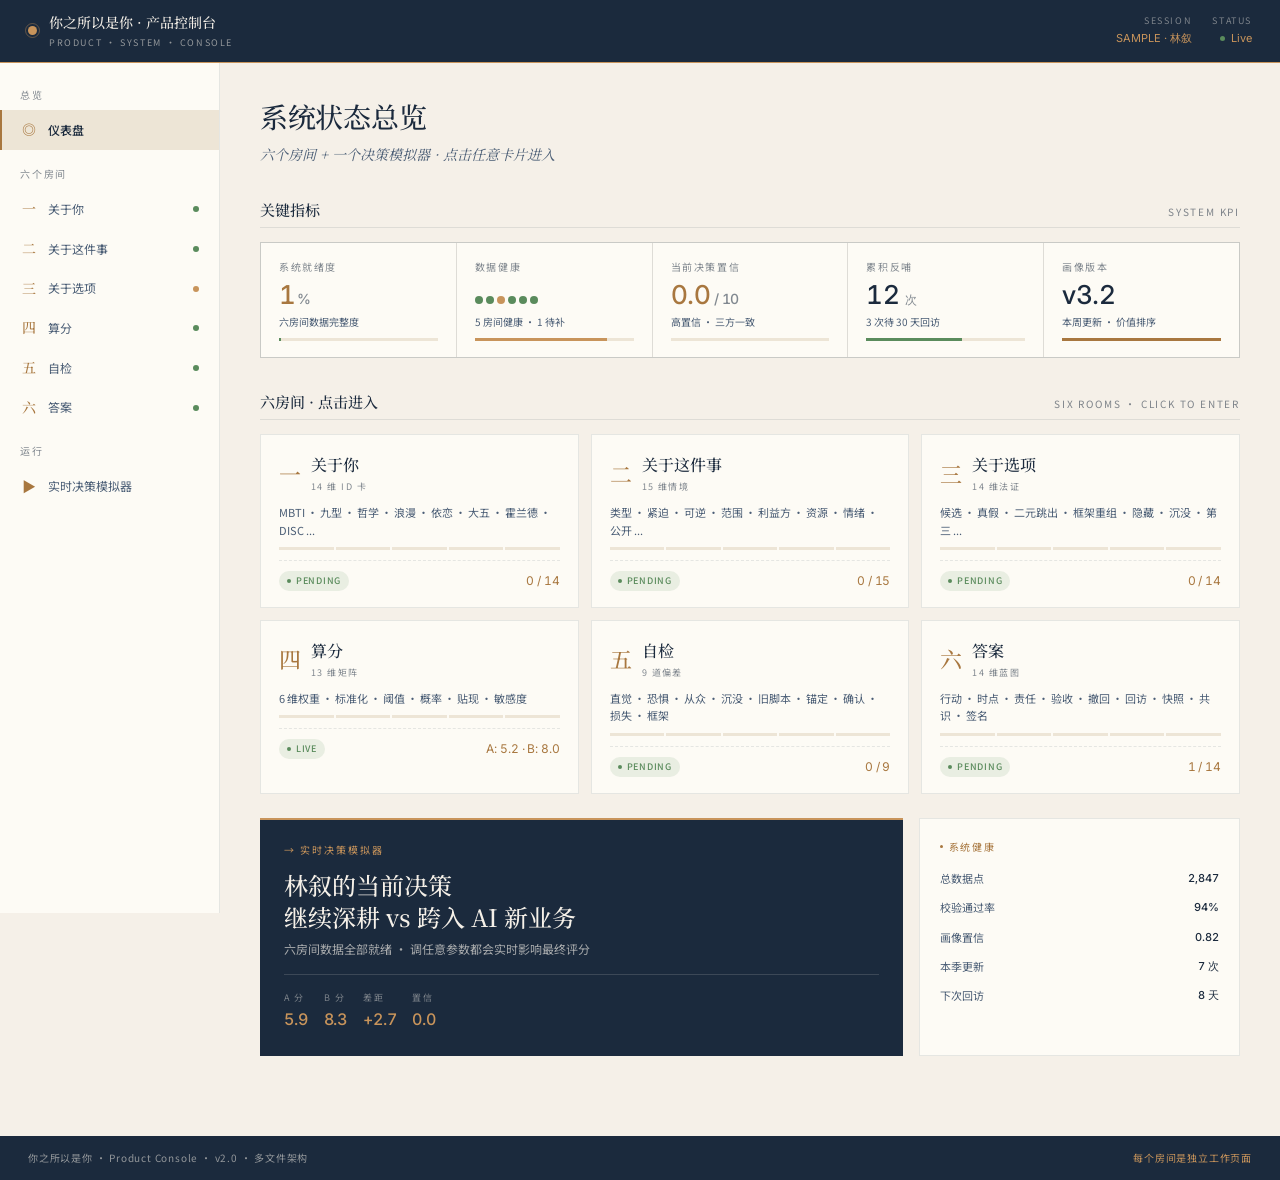
<file: index.html>
<!DOCTYPE html>
<html lang="zh-CN">
<head>
<meta charset="UTF-8">
<meta name="viewport" content="width=device-width, initial-scale=1.0">
<title>仪表盘 · 你之所以是你</title>
<link rel="preconnect" href="https://fonts.googleapis.com">
<link rel="preconnect" href="https://fonts.gstatic.com" crossorigin>
<link href="https://fonts.googleapis.com/css2?family=Noto+Sans+SC:wght@300;400;500;700&family=Noto+Serif+SC:wght@400;500;600&family=Inter:wght@300;400;500;600;700&family=JetBrains+Mono:wght@400;500&display=swap" rel="stylesheet">
<link rel="stylesheet" href="style.css">
</head>
<body>

<header class="top">
  <div class="brand-block">
    <div class="brand-dot"></div>
    <div>
      <div class="brand-title">你之所以是你 · 产品控制台</div>
      <div class="brand-tag">Product · System · Console</div>
    </div>
  </div>
  <div class="session-meta">
    <div class="session-meta-item">
      <span class="session-meta-label">Session</span>
      <span class="session-meta-value mono">SAMPLE · 林叙</span>
    </div>
    <div class="session-meta-item">
      <span class="session-meta-label">Status</span>
      <span class="session-meta-value live-pulse"><span class="pulse-dot"></span> Live</span>
    </div>
  </div>
</header>

<div class="shell">

<aside class="nav">
  <div class="nav-section">总览</div>
  <a class="nav-item" href="index.html"><span class="nav-numeral serif">◎</span><span>仪表盘</span></a>
  <div class="nav-section">六个房间</div>
  <a class="nav-item" href="room-1.html"><span class="nav-numeral serif">一</span><span>关于你</span><span class="nav-status"></span></a>
  <a class="nav-item" href="room-2.html"><span class="nav-numeral serif">二</span><span>关于这件事</span><span class="nav-status"></span></a>
  <a class="nav-item" href="room-3.html"><span class="nav-numeral serif">三</span><span>关于选项</span><span class="nav-status amber"></span></a>
  <a class="nav-item" href="room-4.html"><span class="nav-numeral serif">四</span><span>算分</span><span class="nav-status"></span></a>
  <a class="nav-item" href="room-5.html"><span class="nav-numeral serif">五</span><span>自检</span><span class="nav-status"></span></a>
  <a class="nav-item" href="room-6.html"><span class="nav-numeral serif">六</span><span>答案</span><span class="nav-status"></span></a>
  <div class="nav-section">运行</div>
  <a class="nav-item" href="simulator.html"><span class="nav-numeral serif">▶</span><span>实时决策模拟器</span></a>
</aside>

<main class="content">

<h1 class="page-title serif">系统状态总览</h1>
<p class="page-sub">六个房间 + 一个决策模拟器 · 点击任意卡片进入</p>

<div class="section-bar"><div class="section-title">关键指标</div><div class="section-meta">SYSTEM KPI</div></div>
<div class="kpi-grid">
  <div class="kpi">
    <div class="kpi-label">系统就绪度</div>
    <div class="kpi-value gold num"><span id="kpi-ready">87</span><span style="font-size: 14px; color: var(--muted); margin-left: 2px;">%</span></div>
    <div class="kpi-sub">六房间数据完整度</div>
    <div class="kpi-bar"><div class="kpi-bar-fill green" id="kpi-ready-bar" style="width: 87%;"></div></div>
  </div>
  <div class="kpi">
    <div class="kpi-label">数据健康</div>
    <div class="kpi-value num"><span class="status-dots"><span class="dot on"></span><span class="dot on"></span><span class="dot warn"></span><span class="dot on"></span><span class="dot on"></span><span class="dot on"></span></span></div>
    <div class="kpi-sub">5 房间健康 · 1 待补</div>
    <div class="kpi-bar"><div class="kpi-bar-fill amber" style="width: 83%;"></div></div>
  </div>
  <div class="kpi">
    <div class="kpi-label">当前决策置信</div>
    <div class="kpi-value gold num"><span id="kpi-conf">7.2</span><span style="font-size: 14px; color: var(--muted); margin-left: 4px;">/ 10</span></div>
    <div class="kpi-sub">高置信 · 三方一致</div>
    <div class="kpi-bar"><div class="kpi-bar-fill" id="kpi-conf-bar" style="width: 72%;"></div></div>
  </div>
  <div class="kpi">
    <div class="kpi-label">累积反哺</div>
    <div class="kpi-value num">12<span style="font-size: 12px; color: var(--muted); margin-left: 6px;">次</span></div>
    <div class="kpi-sub">3 次待 30 天回访</div>
    <div class="kpi-bar"><div class="kpi-bar-fill green" style="width: 60%;"></div></div>
  </div>
  <div class="kpi">
    <div class="kpi-label">画像版本</div>
    <div class="kpi-value num">v3.2</div>
    <div class="kpi-sub">本周更新 · 价值排序</div>
    <div class="kpi-bar"><div class="kpi-bar-fill" style="width: 100%;"></div></div>
  </div>
</div>

<div class="section-bar"><div class="section-title">六房间 · 点击进入</div><div class="section-meta">SIX ROOMS · CLICK TO ENTER</div></div>

<div class="room-cards-grid">
  <a class="room-nav-card" href="room-1.html" id="dash-room-1">
    <div class="room-nav-head"><div class="room-nav-num serif">一</div><div><div class="room-nav-name">关于你</div><div class="room-nav-meta">14 维 ID 卡</div></div></div>
    <div style="font-size: 11px; color: var(--ink-muted); line-height: 1.6;" id="dash-r1-desc">MBTI · 九型 · 哲学 · 浪漫 · 依恋 · 大五 · 霍兰德 · DISC ...</div>
    <div class="room-nav-mini-bar" id="dash-r1-bar"><span></span><span></span><span></span><span></span><span></span></div>
    <div class="room-nav-status-row"><div class="status-pill" id="dash-r1-pill"><span class="dot-inline"></span>PENDING</div><span class="num" style="color: var(--gold-deep); font-size: 12px;" id="dash-r1-val">0 / 14</span></div>
  </a>
  <a class="room-nav-card" href="room-2.html" id="dash-room-2">
    <div class="room-nav-head"><div class="room-nav-num serif">二</div><div><div class="room-nav-name">关于这件事</div><div class="room-nav-meta">15 维情境</div></div></div>
    <div style="font-size: 11px; color: var(--ink-muted); line-height: 1.6;" id="dash-r2-desc">类型 · 紧迫 · 可逆 · 范围 · 利益方 · 资源 · 情绪 · 公开 ...</div>
    <div class="room-nav-mini-bar" id="dash-r2-bar"><span></span><span></span><span></span><span></span><span></span></div>
    <div class="room-nav-status-row"><div class="status-pill" id="dash-r2-pill"><span class="dot-inline"></span>PENDING</div><span class="num" style="color: var(--gold-deep); font-size: 12px;" id="dash-r2-val">0 / 15</span></div>
  </a>
  <a class="room-nav-card" href="room-3.html" id="dash-room-3">
    <div class="room-nav-head"><div class="room-nav-num serif">三</div><div><div class="room-nav-name">关于选项</div><div class="room-nav-meta">14 维法证</div></div></div>
    <div style="font-size: 11px; color: var(--ink-muted); line-height: 1.6;" id="dash-r3-desc">候选 · 真假 · 二元跳出 · 框架重组 · 隐藏 · 沉没 · 第三 ...</div>
    <div class="room-nav-mini-bar" id="dash-r3-bar"><span></span><span></span><span></span><span></span><span></span></div>
    <div class="room-nav-status-row"><div class="status-pill" id="dash-r3-pill"><span class="dot-inline"></span>PENDING</div><span class="num" style="color: var(--gold-deep); font-size: 12px;" id="dash-r3-val">0 / 14</span></div>
  </a>
  <a class="room-nav-card" href="room-4.html" id="dash-room-4">
    <div class="room-nav-head"><div class="room-nav-num serif">四</div><div><div class="room-nav-name">算分</div><div class="room-nav-meta">13 维矩阵</div></div></div>
    <div style="font-size: 11px; color: var(--ink-muted); line-height: 1.6;">6 维权重 · 标准化 · 阈值 · 概率 · 贴现 · 敏感度</div>
    <div class="room-nav-mini-bar" id="dash-r4-bar"><span></span><span></span><span></span><span></span><span></span></div>
    <div class="room-nav-status-row"><div class="status-pill"><span class="dot-inline"></span>LIVE</div><span class="num" style="color: var(--gold-deep); font-size: 12px;">A: <span id="dash-a">5.9</span> · B: <span id="dash-b">8.3</span></span></div>
  </a>
  <a class="room-nav-card" href="room-5.html" id="dash-room-5">
    <div class="room-nav-head"><div class="room-nav-num serif">五</div><div><div class="room-nav-name">自检</div><div class="room-nav-meta">9 道偏差</div></div></div>
    <div style="font-size: 11px; color: var(--ink-muted); line-height: 1.6;" id="dash-r5-desc">直觉 · 恐惧 · 从众 · 沉没 · 旧脚本 · 锚定 · 确认 · 损失 · 框架</div>
    <div class="room-nav-mini-bar" id="dash-r5-bar"><span></span><span></span><span></span><span></span><span></span></div>
    <div class="room-nav-status-row"><div class="status-pill" id="dash-r5-pill"><span class="dot-inline"></span>PENDING</div><span class="num" style="color: var(--gold-deep); font-size: 12px;" id="dash-r5-val">0 / 9</span></div>
  </a>
  <a class="room-nav-card" href="room-6.html" id="dash-room-6">
    <div class="room-nav-head"><div class="room-nav-num serif">六</div><div><div class="room-nav-name">答案</div><div class="room-nav-meta">14 维蓝图</div></div></div>
    <div style="font-size: 11px; color: var(--ink-muted); line-height: 1.6;" id="dash-r6-desc">行动 · 时点 · 责任 · 验收 · 撤回 · 回访 · 快照 · 共识 · 签名</div>
    <div class="room-nav-mini-bar" id="dash-r6-bar"><span></span><span></span><span></span><span></span><span></span></div>
    <div class="room-nav-status-row"><div class="status-pill" id="dash-r6-pill"><span class="dot-inline"></span>PENDING</div><span class="num" style="color: var(--gold-deep); font-size: 12px;" id="dash-r6-val">0 / 14</span></div>
  </a>
</div>

<div class="dash-cta-row">
  <a class="simulator-card-link" href="simulator.html">
    <div class="sim-card-label">→ 实时决策模拟器</div>
    <div class="sim-card-title serif">林叙的当前决策<br/>继续深耕 vs 跨入 AI 新业务</div>
    <div class="sim-card-sub">六房间数据全部就绪 · 调任意参数都会实时影响最终评分</div>
    <div class="sim-card-quick">
      <div class="sim-card-quick-item"><span class="sim-card-quick-label">A 分</span><span class="sim-card-quick-val num" id="dash-a">5.9</span></div>
      <div class="sim-card-quick-item"><span class="sim-card-quick-label">B 分</span><span class="sim-card-quick-val num" id="dash-b">8.3</span></div>
      <div class="sim-card-quick-item"><span class="sim-card-quick-label">差距</span><span class="sim-card-quick-val num" id="dash-gap">+2.4</span></div>
      <div class="sim-card-quick-item"><span class="sim-card-quick-label">置信</span><span class="sim-card-quick-val num" id="dash-conf">7.2</span></div>
    </div>
  </a>
  <div class="health-card">
    <div class="subsection-label">系统健康</div>
    <div class="health-row"><span class="lbl">总数据点</span><span class="val">2,847</span></div>
    <div class="health-row"><span class="lbl">校验通过率</span><span class="val">94%</span></div>
    <div class="health-row"><span class="lbl">画像置信</span><span class="val">0.82</span></div>
    <div class="health-row"><span class="lbl">本季更新</span><span class="val">7 次</span></div>
    <div class="health-row"><span class="lbl">下次回访</span><span class="val">8 天</span></div>
  </div>
</div>

</main>

</div>

<footer class="bot">
  <span>你之所以是你 · Product Console · v2.0 · 多文件架构</span>
  <span style="color: var(--gold);">每个房间是独立工作页面</span>
</footer>

<script src="app.js"></script>
</body>
</html>
</file>
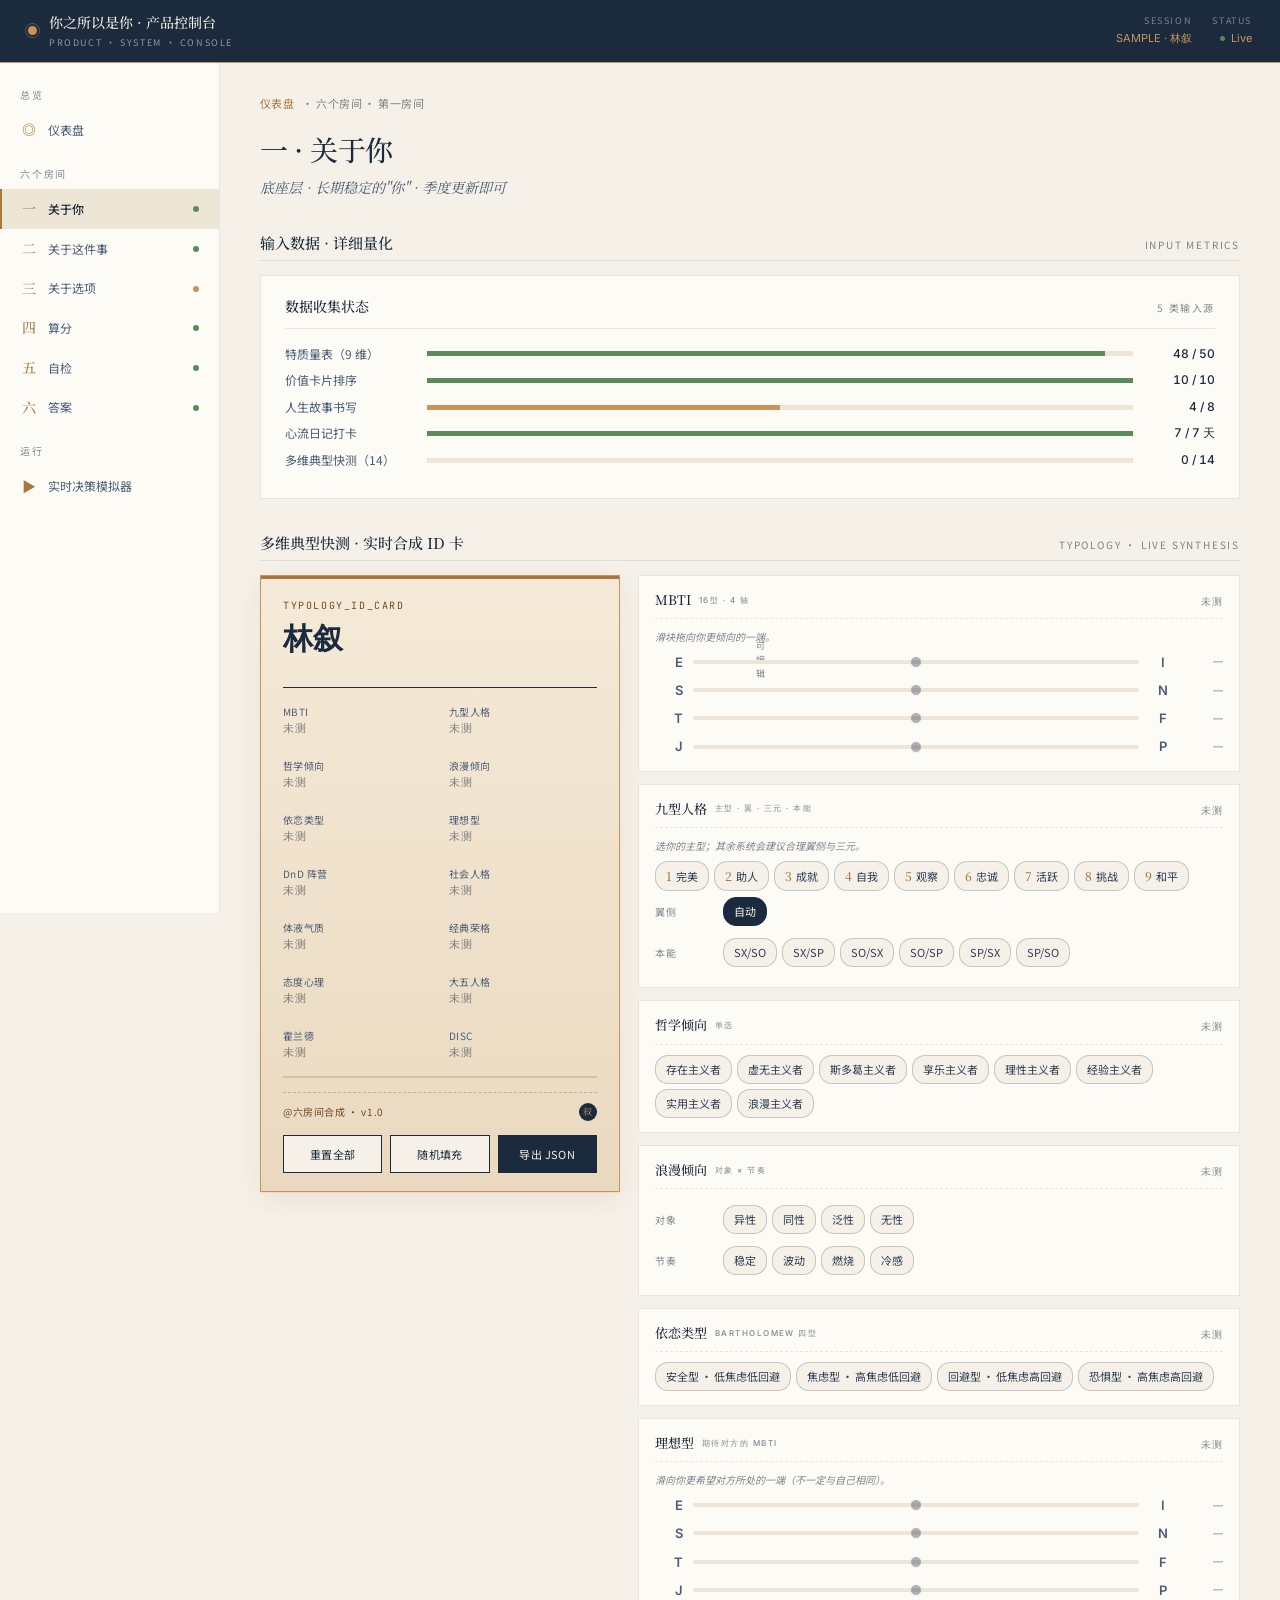
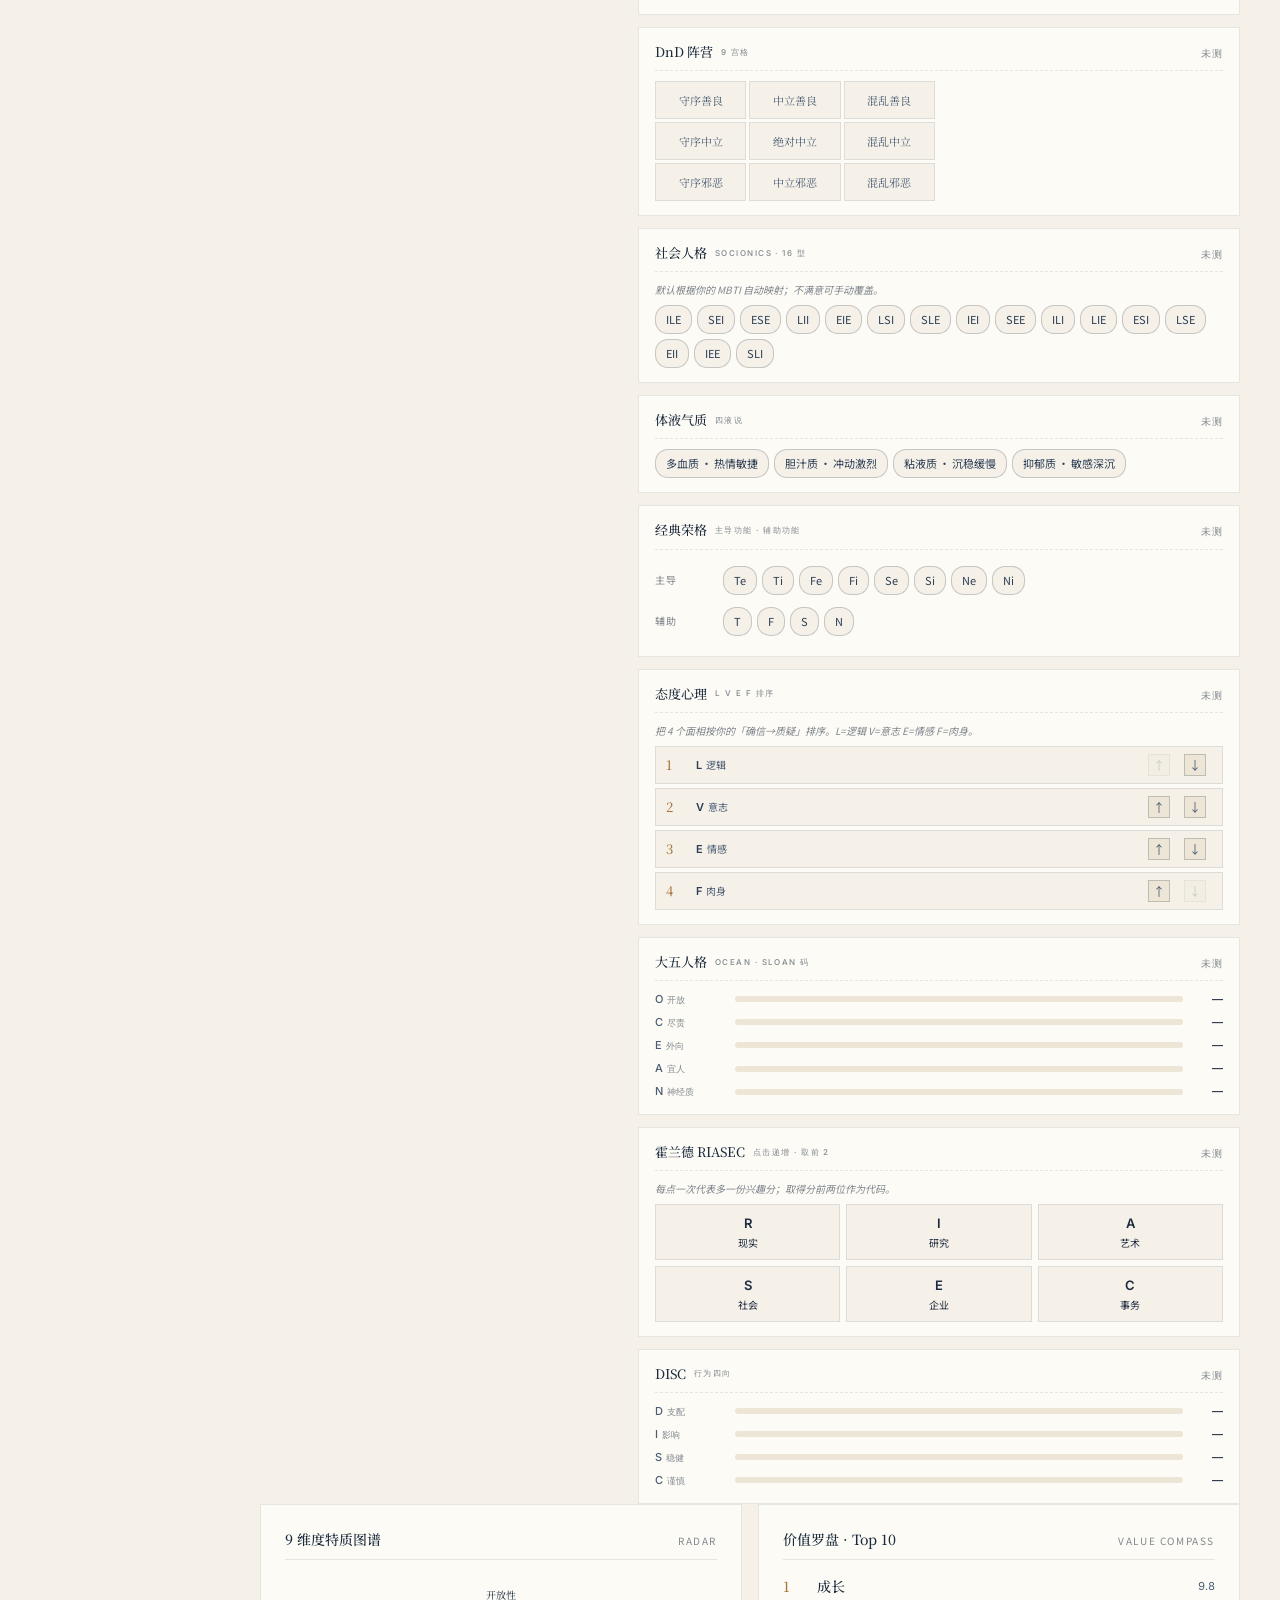
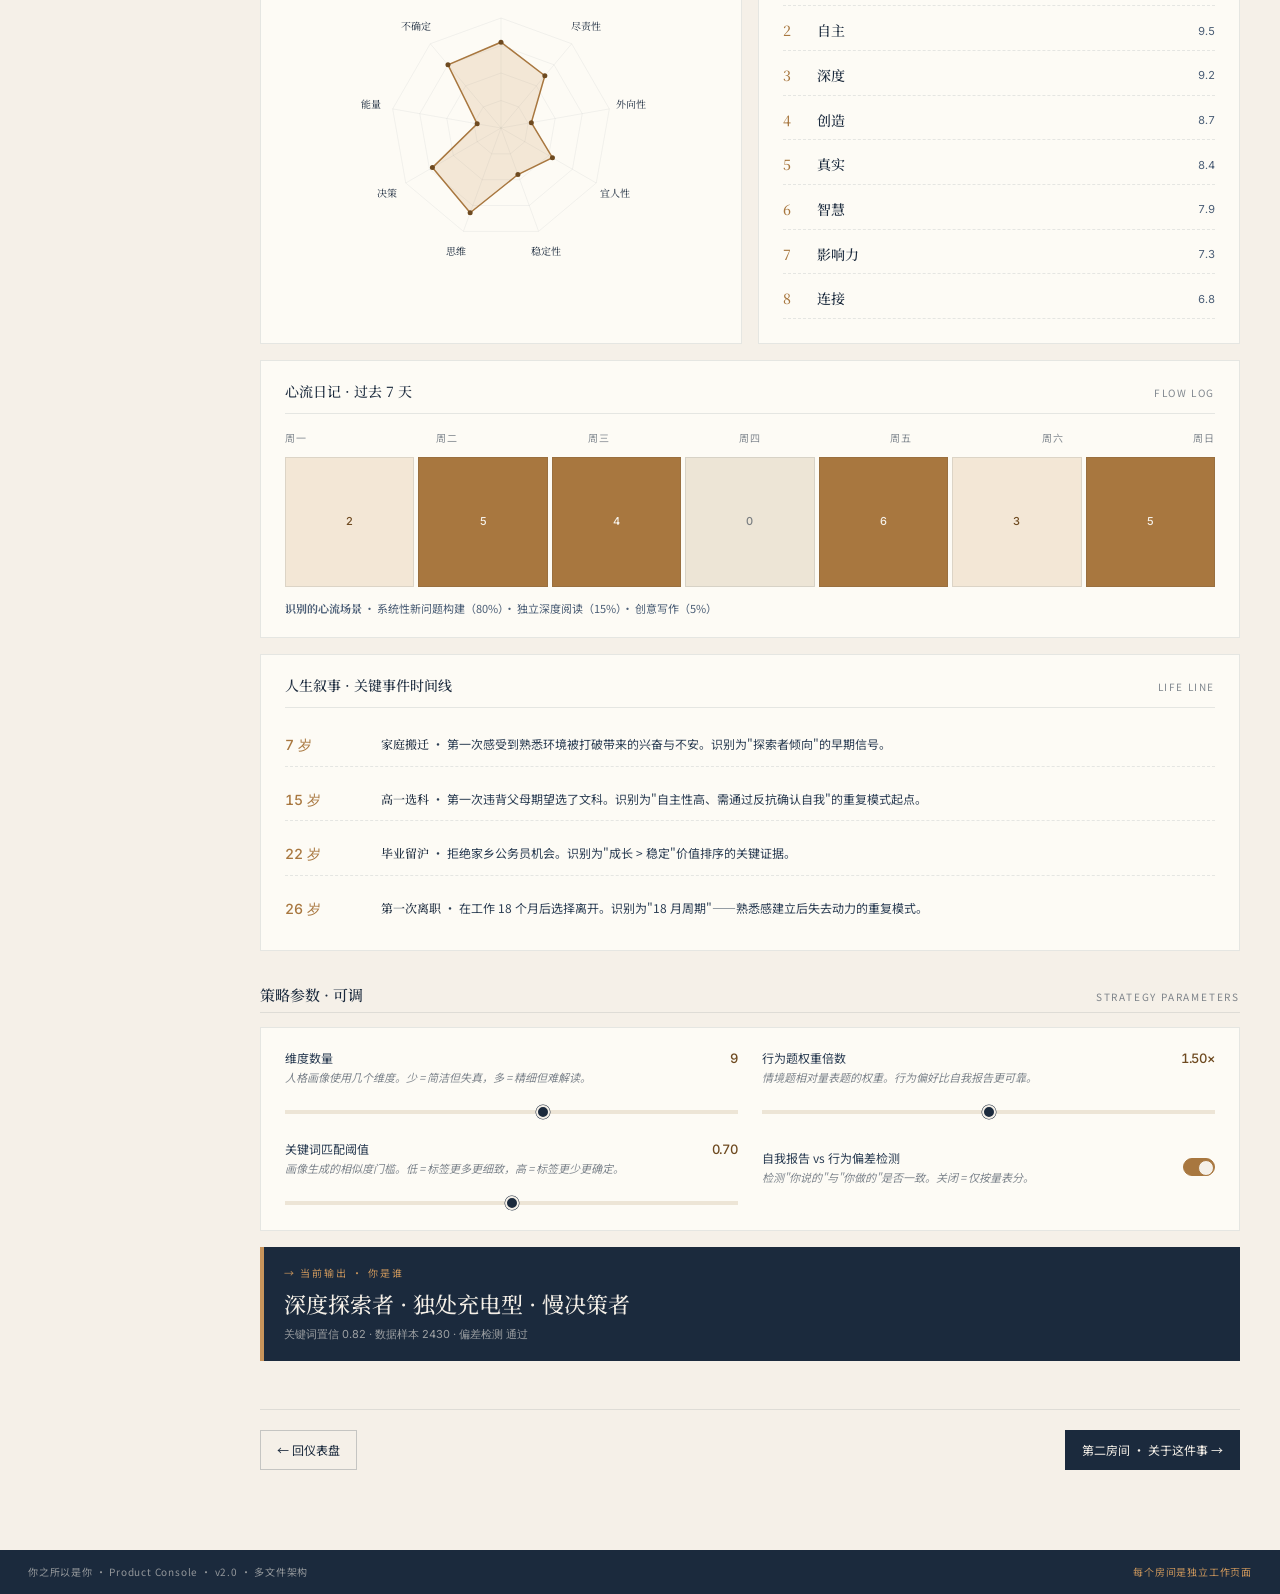
<file: room-1.html>
<!DOCTYPE html>
<html lang="zh-CN">
<head>
<meta charset="UTF-8">
<meta name="viewport" content="width=device-width, initial-scale=1.0">
<title>一 · 关于你 · 你之所以是你</title>
<link rel="preconnect" href="https://fonts.googleapis.com">
<link rel="preconnect" href="https://fonts.gstatic.com" crossorigin>
<link href="https://fonts.googleapis.com/css2?family=Noto+Sans+SC:wght@300;400;500;700&family=Noto+Serif+SC:wght@400;500;600&family=Inter:wght@300;400;500;600;700&family=JetBrains+Mono:wght@400;500&display=swap" rel="stylesheet">
<link rel="stylesheet" href="style.css">
</head>
<body>

<header class="top">
  <div class="brand-block">
    <div class="brand-dot"></div>
    <div>
      <div class="brand-title">你之所以是你 · 产品控制台</div>
      <div class="brand-tag">Product · System · Console</div>
    </div>
  </div>
  <div class="session-meta">
    <div class="session-meta-item"><span class="session-meta-label">Session</span><span class="session-meta-value mono">SAMPLE · 林叙</span></div>
    <div class="session-meta-item"><span class="session-meta-label">Status</span><span class="session-meta-value live-pulse"><span class="pulse-dot"></span> Live</span></div>
  </div>
</header>

<div class="shell">
<aside class="nav">
  <div class="nav-section">总览</div>
  <a class="nav-item" href="index.html"><span class="nav-numeral serif">◎</span><span>仪表盘</span></a>
  <div class="nav-section">六个房间</div>
  <a class="nav-item" href="room-1.html"><span class="nav-numeral serif">一</span><span>关于你</span><span class="nav-status"></span></a>
  <a class="nav-item" href="room-2.html"><span class="nav-numeral serif">二</span><span>关于这件事</span><span class="nav-status"></span></a>
  <a class="nav-item" href="room-3.html"><span class="nav-numeral serif">三</span><span>关于选项</span><span class="nav-status amber"></span></a>
  <a class="nav-item" href="room-4.html"><span class="nav-numeral serif">四</span><span>算分</span><span class="nav-status"></span></a>
  <a class="nav-item" href="room-5.html"><span class="nav-numeral serif">五</span><span>自检</span><span class="nav-status"></span></a>
  <a class="nav-item" href="room-6.html"><span class="nav-numeral serif">六</span><span>答案</span><span class="nav-status"></span></a>
  <div class="nav-section">运行</div>
  <a class="nav-item" href="simulator.html"><span class="nav-numeral serif">▶</span><span>实时决策模拟器</span></a>
</aside>

<main class="content">

<div class="crumb"><a href="index.html">仪表盘</a> · 六个房间 · 第一房间</div>
<h1 class="page-title serif">一 · 关于你</h1>
<p class="page-sub">底座层 · 长期稳定的"你" · 季度更新即可</p>

<div class="section-bar"><div class="section-title">输入数据 · 详细量化</div><div class="section-meta">INPUT METRICS</div></div>

<div class="card">
  <div class="card-head"><div class="card-title">数据收集状态</div><div class="card-meta">5 类输入源</div></div>
  <div class="metric-row"><span class="metric-label">特质量表（9 维）</span><div class="metric-bar"><div class="metric-bar-fill green" style="width: 96%;"></div></div><span class="metric-val">48 / 50</span></div>
  <div class="metric-row"><span class="metric-label">价值卡片排序</span><div class="metric-bar"><div class="metric-bar-fill green" style="width: 100%;"></div></div><span class="metric-val">10 / 10</span></div>
  <div class="metric-row"><span class="metric-label">人生故事书写</span><div class="metric-bar"><div class="metric-bar-fill amber" style="width: 50%;"></div></div><span class="metric-val">4 / 8</span></div>
  <div class="metric-row"><span class="metric-label">心流日记打卡</span><div class="metric-bar"><div class="metric-bar-fill green" style="width: 100%;"></div></div><span class="metric-val">7 / 7 天</span></div>
  <div class="metric-row"><span class="metric-label">多维典型快测（14）</span><div class="metric-bar"><div class="metric-bar-fill" id="typo-bar" style="width: 0%;"></div></div><span class="metric-val" id="typo-bar-val">0 / 14</span></div>
</div>

<div class="section-bar"><div class="section-title">多维典型快测 · 实时合成 ID 卡</div><div class="section-meta">TYPOLOGY · LIVE SYNTHESIS</div></div>

<div class="typo-layout">

  <!-- ID Card -->
  <div class="typo-id-card">
    <div class="typo-id-label">TYPOLOGY_ID_CARD</div>
    <div class="typo-id-name-row">
      <input type="text" class="typo-id-name" id="typo-name" value="林叙" maxlength="16" autocomplete="off">
      <span class="typo-id-edit-hint">可编辑</span>
    </div>
    <div class="typo-id-grid">
      <div class="typo-id-item" id="card-mbti"><div class="typo-id-item-label">MBTI</div><div class="typo-id-item-val pending">未测</div></div>
      <div class="typo-id-item" id="card-enn"><div class="typo-id-item-label">九型人格</div><div class="typo-id-item-val pending">未测</div></div>
      <div class="typo-id-item" id="card-phil"><div class="typo-id-item-label">哲学倾向</div><div class="typo-id-item-val pending">未测</div></div>
      <div class="typo-id-item" id="card-romantic"><div class="typo-id-item-label">浪漫倾向</div><div class="typo-id-item-val pending">未测</div></div>
      <div class="typo-id-item" id="card-attach"><div class="typo-id-item-label">依恋类型</div><div class="typo-id-item-val pending">未测</div></div>
      <div class="typo-id-item" id="card-ideal"><div class="typo-id-item-label">理想型</div><div class="typo-id-item-val pending">未测</div></div>
      <div class="typo-id-item" id="card-dnd"><div class="typo-id-item-label">DnD 阵营</div><div class="typo-id-item-val pending">未测</div></div>
      <div class="typo-id-item" id="card-soc"><div class="typo-id-item-label">社会人格</div><div class="typo-id-item-val pending">未测</div></div>
      <div class="typo-id-item" id="card-humor"><div class="typo-id-item-label">体液气质</div><div class="typo-id-item-val pending">未测</div></div>
      <div class="typo-id-item" id="card-jung"><div class="typo-id-item-label">经典荣格</div><div class="typo-id-item-val pending">未测</div></div>
      <div class="typo-id-item" id="card-lvef"><div class="typo-id-item-label">态度心理</div><div class="typo-id-item-val pending">未测</div></div>
      <div class="typo-id-item" id="card-big5"><div class="typo-id-item-label">大五人格</div><div class="typo-id-item-val pending">未测</div></div>
      <div class="typo-id-item" id="card-hol"><div class="typo-id-item-label">霍兰德</div><div class="typo-id-item-val pending">未测</div></div>
      <div class="typo-id-item" id="card-disc"><div class="typo-id-item-label">DISC</div><div class="typo-id-item-val pending">未测</div></div>
    </div>
    <div class="typo-completion-bar"><div class="typo-completion-fill" id="typo-fill" style="width: 0%;"></div></div>
    <div class="typo-id-footer">
      <span>@六房间合成 · v1.0</span>
      <span class="typo-id-badge serif">叙</span>
    </div>
    <div class="typo-card-actions">
      <button class="typo-card-btn" id="typo-reset-btn">重置全部</button>
      <button class="typo-card-btn" id="typo-random-btn">随机填充</button>
      <button class="typo-card-btn primary" id="typo-export-btn">导出 JSON</button>
    </div>
  </div>

  <!-- Tests panel -->
  <div class="typo-tests">

    <!-- 1. MBTI -->
    <div class="typo-test" data-test="mbti">
      <div class="typo-test-head">
        <div><div class="typo-test-name">MBTI <span class="typo-test-tag">16型 · 4 轴</span></div></div>
        <div class="typo-test-result empty" id="res-mbti">未测</div>
      </div>
      <div class="typo-test-hint">滑块拖向你更倾向的一端。</div>
      <div class="axis-block">
        <div class="axis-row" data-axis="mbti-ie">
          <span class="axis-letter left" data-side="L">E</span>
          <div class="axis-track"><div class="axis-fill-l"></div><div class="axis-fill-r"></div><div class="axis-thumb"></div></div>
          <span class="axis-letter" data-side="R">I</span>
          <span class="axis-pct">—</span>
        </div>
        <div class="axis-row" data-axis="mbti-sn">
          <span class="axis-letter left" data-side="L">S</span>
          <div class="axis-track"><div class="axis-fill-l"></div><div class="axis-fill-r"></div><div class="axis-thumb"></div></div>
          <span class="axis-letter" data-side="R">N</span>
          <span class="axis-pct">—</span>
        </div>
        <div class="axis-row" data-axis="mbti-tf">
          <span class="axis-letter left" data-side="L">T</span>
          <div class="axis-track"><div class="axis-fill-l"></div><div class="axis-fill-r"></div><div class="axis-thumb"></div></div>
          <span class="axis-letter" data-side="R">F</span>
          <span class="axis-pct">—</span>
        </div>
        <div class="axis-row" data-axis="mbti-jp">
          <span class="axis-letter left" data-side="L">J</span>
          <div class="axis-track"><div class="axis-fill-l"></div><div class="axis-fill-r"></div><div class="axis-thumb"></div></div>
          <span class="axis-letter" data-side="R">P</span>
          <span class="axis-pct">—</span>
        </div>
      </div>
    </div>

    <!-- 2. Enneagram -->
    <div class="typo-test" data-test="enn">
      <div class="typo-test-head">
        <div><div class="typo-test-name">九型人格 <span class="typo-test-tag">主型 · 翼 · 三元 · 本能</span></div></div>
        <div class="typo-test-result empty" id="res-enn">未测</div>
      </div>
      <div class="typo-test-hint">选你的主型；其余系统会建议合理翼侧与三元。</div>
      <div class="chip-row" data-pick-single="enn-main">
        <div class="chip" data-val="1"><span class="chip-num">1</span>完美</div>
        <div class="chip" data-val="2"><span class="chip-num">2</span>助人</div>
        <div class="chip" data-val="3"><span class="chip-num">3</span>成就</div>
        <div class="chip" data-val="4"><span class="chip-num">4</span>自我</div>
        <div class="chip" data-val="5"><span class="chip-num">5</span>观察</div>
        <div class="chip" data-val="6"><span class="chip-num">6</span>忠诚</div>
        <div class="chip" data-val="7"><span class="chip-num">7</span>活跃</div>
        <div class="chip" data-val="8"><span class="chip-num">8</span>挑战</div>
        <div class="chip" data-val="9"><span class="chip-num">9</span>和平</div>
      </div>
      <div class="sub-control"><span style="font-size:10px;letter-spacing:0.1em;color:var(--muted);width:60px;">翼侧</span>
        <div class="chip-row" data-pick-single="enn-wing" id="enn-wing-chips">
          <div class="chip" data-val="auto">自动</div>
        </div>
      </div>
      <div class="sub-control"><span style="font-size:10px;letter-spacing:0.1em;color:var(--muted);width:60px;">本能</span>
        <div class="chip-row" data-pick-single="enn-instinct">
          <div class="chip" data-val="SX/SO">SX/SO</div>
          <div class="chip" data-val="SX/SP">SX/SP</div>
          <div class="chip" data-val="SO/SX">SO/SX</div>
          <div class="chip" data-val="SO/SP">SO/SP</div>
          <div class="chip" data-val="SP/SX">SP/SX</div>
          <div class="chip" data-val="SP/SO">SP/SO</div>
        </div>
      </div>
    </div>

    <!-- 3. 哲学倾向 -->
    <div class="typo-test" data-test="phil">
      <div class="typo-test-head">
        <div><div class="typo-test-name">哲学倾向 <span class="typo-test-tag">单选</span></div></div>
        <div class="typo-test-result empty" id="res-phil">未测</div>
      </div>
      <div class="chip-row" data-pick-single="phil">
        <div class="chip" data-val="存在主义者">存在主义者</div>
        <div class="chip" data-val="虚无主义者">虚无主义者</div>
        <div class="chip" data-val="斯多葛主义者">斯多葛主义者</div>
        <div class="chip" data-val="享乐主义者">享乐主义者</div>
        <div class="chip" data-val="理性主义者">理性主义者</div>
        <div class="chip" data-val="经验主义者">经验主义者</div>
        <div class="chip" data-val="实用主义者">实用主义者</div>
        <div class="chip" data-val="浪漫主义者">浪漫主义者</div>
      </div>
    </div>

    <!-- 4. 浪漫倾向 -->
    <div class="typo-test" data-test="romantic">
      <div class="typo-test-head">
        <div><div class="typo-test-name">浪漫倾向 <span class="typo-test-tag">对象 × 节奏</span></div></div>
        <div class="typo-test-result empty" id="res-romantic">未测</div>
      </div>
      <div class="sub-control"><span style="font-size:10px;letter-spacing:0.1em;color:var(--muted);width:60px;">对象</span>
        <div class="chip-row" data-pick-single="rom-obj">
          <div class="chip" data-val="异性">异性</div>
          <div class="chip" data-val="同性">同性</div>
          <div class="chip" data-val="泛性">泛性</div>
          <div class="chip" data-val="无性">无性</div>
        </div>
      </div>
      <div class="sub-control"><span style="font-size:10px;letter-spacing:0.1em;color:var(--muted);width:60px;">节奏</span>
        <div class="chip-row" data-pick-single="rom-rhy">
          <div class="chip" data-val="稳定">稳定</div>
          <div class="chip" data-val="波动">波动</div>
          <div class="chip" data-val="燃烧">燃烧</div>
          <div class="chip" data-val="冷感">冷感</div>
        </div>
      </div>
    </div>

    <!-- 5. 依恋类型 -->
    <div class="typo-test" data-test="attach">
      <div class="typo-test-head">
        <div><div class="typo-test-name">依恋类型 <span class="typo-test-tag">Bartholomew 四型</span></div></div>
        <div class="typo-test-result empty" id="res-attach">未测</div>
      </div>
      <div class="chip-row" data-pick-single="attach">
        <div class="chip" data-val="安全型">安全型 · 低焦虑低回避</div>
        <div class="chip" data-val="焦虑型">焦虑型 · 高焦虑低回避</div>
        <div class="chip" data-val="回避型">回避型 · 低焦虑高回避</div>
        <div class="chip" data-val="恐惧型">恐惧型 · 高焦虑高回避</div>
      </div>
    </div>

    <!-- 6. 理想型 (mirror MBTI sliders) -->
    <div class="typo-test" data-test="ideal">
      <div class="typo-test-head">
        <div><div class="typo-test-name">理想型 <span class="typo-test-tag">期待对方的 MBTI</span></div></div>
        <div class="typo-test-result empty" id="res-ideal">未测</div>
      </div>
      <div class="typo-test-hint">滑向你更希望对方所处的一端（不一定与自己相同）。</div>
      <div class="axis-block">
        <div class="axis-row" data-axis="ideal-ie">
          <span class="axis-letter left" data-side="L">E</span>
          <div class="axis-track"><div class="axis-fill-l"></div><div class="axis-fill-r"></div><div class="axis-thumb"></div></div>
          <span class="axis-letter" data-side="R">I</span>
          <span class="axis-pct">—</span>
        </div>
        <div class="axis-row" data-axis="ideal-sn">
          <span class="axis-letter left" data-side="L">S</span>
          <div class="axis-track"><div class="axis-fill-l"></div><div class="axis-fill-r"></div><div class="axis-thumb"></div></div>
          <span class="axis-letter" data-side="R">N</span>
          <span class="axis-pct">—</span>
        </div>
        <div class="axis-row" data-axis="ideal-tf">
          <span class="axis-letter left" data-side="L">T</span>
          <div class="axis-track"><div class="axis-fill-l"></div><div class="axis-fill-r"></div><div class="axis-thumb"></div></div>
          <span class="axis-letter" data-side="R">F</span>
          <span class="axis-pct">—</span>
        </div>
        <div class="axis-row" data-axis="ideal-jp">
          <span class="axis-letter left" data-side="L">J</span>
          <div class="axis-track"><div class="axis-fill-l"></div><div class="axis-fill-r"></div><div class="axis-thumb"></div></div>
          <span class="axis-letter" data-side="R">P</span>
          <span class="axis-pct">—</span>
        </div>
      </div>
    </div>

    <!-- 7. DnD alignment -->
    <div class="typo-test" data-test="dnd">
      <div class="typo-test-head">
        <div><div class="typo-test-name">DnD 阵营 <span class="typo-test-tag">9 宫格</span></div></div>
        <div class="typo-test-result empty" id="res-dnd">未测</div>
      </div>
      <div class="align-grid" data-pick-single="dnd">
        <div class="align-cell" data-val="守序善良"><span class="align-cell-short">守序善良</span></div>
        <div class="align-cell" data-val="中立善良"><span class="align-cell-short">中立善良</span></div>
        <div class="align-cell" data-val="混乱善良"><span class="align-cell-short">混乱善良</span></div>
        <div class="align-cell" data-val="守序中立"><span class="align-cell-short">守序中立</span></div>
        <div class="align-cell" data-val="绝对中立"><span class="align-cell-short">绝对中立</span></div>
        <div class="align-cell" data-val="混乱中立"><span class="align-cell-short">混乱中立</span></div>
        <div class="align-cell" data-val="守序邪恶"><span class="align-cell-short">守序邪恶</span></div>
        <div class="align-cell" data-val="中立邪恶"><span class="align-cell-short">中立邪恶</span></div>
        <div class="align-cell" data-val="混乱邪恶"><span class="align-cell-short">混乱邪恶</span></div>
      </div>
    </div>

    <!-- 8. Socionics -->
    <div class="typo-test" data-test="soc">
      <div class="typo-test-head">
        <div><div class="typo-test-name">社会人格 <span class="typo-test-tag">Socionics · 16 型</span></div></div>
        <div class="typo-test-result empty" id="res-soc">未测</div>
      </div>
      <div class="typo-test-hint">默认根据你的 MBTI 自动映射；不满意可手动覆盖。</div>
      <div class="chip-row" data-pick-single="soc">
        <div class="chip" data-val="ILE">ILE</div><div class="chip" data-val="SEI">SEI</div>
        <div class="chip" data-val="ESE">ESE</div><div class="chip" data-val="LII">LII</div>
        <div class="chip" data-val="EIE">EIE</div><div class="chip" data-val="LSI">LSI</div>
        <div class="chip" data-val="SLE">SLE</div><div class="chip" data-val="IEI">IEI</div>
        <div class="chip" data-val="SEE">SEE</div><div class="chip" data-val="ILI">ILI</div>
        <div class="chip" data-val="LIE">LIE</div><div class="chip" data-val="ESI">ESI</div>
        <div class="chip" data-val="LSE">LSE</div><div class="chip" data-val="EII">EII</div>
        <div class="chip" data-val="IEE">IEE</div><div class="chip" data-val="SLI">SLI</div>
      </div>
    </div>

    <!-- 9. 体液气质 -->
    <div class="typo-test" data-test="humor">
      <div class="typo-test-head">
        <div><div class="typo-test-name">体液气质 <span class="typo-test-tag">四液说</span></div></div>
        <div class="typo-test-result empty" id="res-humor">未测</div>
      </div>
      <div class="chip-row" data-pick-single="humor">
        <div class="chip" data-val="多血质">多血质 · 热情敏捷</div>
        <div class="chip" data-val="胆汁质">胆汁质 · 冲动激烈</div>
        <div class="chip" data-val="粘液质">粘液质 · 沉稳缓慢</div>
        <div class="chip" data-val="抑郁质">抑郁质 · 敏感深沉</div>
      </div>
    </div>

    <!-- 10. 经典荣格 -->
    <div class="typo-test" data-test="jung">
      <div class="typo-test-head">
        <div><div class="typo-test-name">经典荣格 <span class="typo-test-tag">主导功能 · 辅助功能</span></div></div>
        <div class="typo-test-result empty" id="res-jung">未测</div>
      </div>
      <div class="sub-control"><span style="font-size:10px;letter-spacing:0.1em;color:var(--muted);width:60px;">主导</span>
        <div class="chip-row" data-pick-single="jung-dom">
          <div class="chip" data-val="Te">Te</div><div class="chip" data-val="Ti">Ti</div>
          <div class="chip" data-val="Fe">Fe</div><div class="chip" data-val="Fi">Fi</div>
          <div class="chip" data-val="Se">Se</div><div class="chip" data-val="Si">Si</div>
          <div class="chip" data-val="Ne">Ne</div><div class="chip" data-val="Ni">Ni</div>
        </div>
      </div>
      <div class="sub-control"><span style="font-size:10px;letter-spacing:0.1em;color:var(--muted);width:60px;">辅助</span>
        <div class="chip-row" data-pick-single="jung-aux">
          <div class="chip" data-val="T">T</div><div class="chip" data-val="F">F</div>
          <div class="chip" data-val="S">S</div><div class="chip" data-val="N">N</div>
        </div>
      </div>
    </div>

    <!-- 11. 态度心理 LVEF -->
    <div class="typo-test" data-test="lvef">
      <div class="typo-test-head">
        <div><div class="typo-test-name">态度心理 <span class="typo-test-tag">L V E F 排序</span></div></div>
        <div class="typo-test-result empty" id="res-lvef">未测</div>
      </div>
      <div class="typo-test-hint">把 4 个面相按你的「确信→质疑」排序。L=逻辑 V=意志 E=情感 F=肉身。</div>
      <div class="rank-list" id="lvef-list"></div>
    </div>

    <!-- 12. 大五 OCEAN -->
    <div class="typo-test" data-test="big5">
      <div class="typo-test-head">
        <div><div class="typo-test-name">大五人格 <span class="typo-test-tag">OCEAN · SLOAN 码</span></div></div>
        <div class="typo-test-result empty" id="res-big5">未测</div>
      </div>
      <div class="quad-bars">
        <div class="quad-bar-row" data-quad="big-o"><span class="quad-bar-label">O<span class="quad-bar-label-zh">开放</span></span><div class="quad-bar-track"><div class="quad-bar-fill"></div></div><span class="quad-bar-val">—</span></div>
        <div class="quad-bar-row" data-quad="big-c"><span class="quad-bar-label">C<span class="quad-bar-label-zh">尽责</span></span><div class="quad-bar-track"><div class="quad-bar-fill"></div></div><span class="quad-bar-val">—</span></div>
        <div class="quad-bar-row" data-quad="big-e"><span class="quad-bar-label">E<span class="quad-bar-label-zh">外向</span></span><div class="quad-bar-track"><div class="quad-bar-fill"></div></div><span class="quad-bar-val">—</span></div>
        <div class="quad-bar-row" data-quad="big-a"><span class="quad-bar-label">A<span class="quad-bar-label-zh">宜人</span></span><div class="quad-bar-track"><div class="quad-bar-fill"></div></div><span class="quad-bar-val">—</span></div>
        <div class="quad-bar-row" data-quad="big-n"><span class="quad-bar-label">N<span class="quad-bar-label-zh">神经质</span></span><div class="quad-bar-track"><div class="quad-bar-fill"></div></div><span class="quad-bar-val">—</span></div>
      </div>
    </div>

    <!-- 13. Holland -->
    <div class="typo-test" data-test="hol">
      <div class="typo-test-head">
        <div><div class="typo-test-name">霍兰德 RIASEC <span class="typo-test-tag">点击递增 · 取前 2</span></div></div>
        <div class="typo-test-result empty" id="res-hol">未测</div>
      </div>
      <div class="typo-test-hint">每点一次代表多一份兴趣分；取得分前两位作为代码。</div>
      <div class="hex-rank" data-hex="hol">
        <div class="hex-cell" data-val="R"><span class="hex-letter">R</span>现实<span class="hex-rank-badge"></span></div>
        <div class="hex-cell" data-val="I"><span class="hex-letter">I</span>研究<span class="hex-rank-badge"></span></div>
        <div class="hex-cell" data-val="A"><span class="hex-letter">A</span>艺术<span class="hex-rank-badge"></span></div>
        <div class="hex-cell" data-val="S"><span class="hex-letter">S</span>社会<span class="hex-rank-badge"></span></div>
        <div class="hex-cell" data-val="E"><span class="hex-letter">E</span>企业<span class="hex-rank-badge"></span></div>
        <div class="hex-cell" data-val="C"><span class="hex-letter">C</span>事务<span class="hex-rank-badge"></span></div>
      </div>
    </div>

    <!-- 14. DISC -->
    <div class="typo-test" data-test="disc">
      <div class="typo-test-head">
        <div><div class="typo-test-name">DISC <span class="typo-test-tag">行为四向</span></div></div>
        <div class="typo-test-result empty" id="res-disc">未测</div>
      </div>
      <div class="quad-bars">
        <div class="quad-bar-row" data-quad="disc-d"><span class="quad-bar-label">D<span class="quad-bar-label-zh">支配</span></span><div class="quad-bar-track"><div class="quad-bar-fill"></div></div><span class="quad-bar-val">—</span></div>
        <div class="quad-bar-row" data-quad="disc-i"><span class="quad-bar-label">I<span class="quad-bar-label-zh">影响</span></span><div class="quad-bar-track"><div class="quad-bar-fill"></div></div><span class="quad-bar-val">—</span></div>
        <div class="quad-bar-row" data-quad="disc-s"><span class="quad-bar-label">S<span class="quad-bar-label-zh">稳健</span></span><div class="quad-bar-track"><div class="quad-bar-fill"></div></div><span class="quad-bar-val">—</span></div>
        <div class="quad-bar-row" data-quad="disc-c"><span class="quad-bar-label">C<span class="quad-bar-label-zh">谨慎</span></span><div class="quad-bar-track"><div class="quad-bar-fill"></div></div><span class="quad-bar-val">—</span></div>
      </div>
    </div>

  </div>
</div>

<div class="viz-grid">
  <div class="viz-card">
    <div class="card-head" style="margin-bottom: 8px; padding-bottom: 8px;"><div class="card-title">9 维度特质图谱</div><div class="card-meta">RADAR</div></div>
    <svg class="radar-svg" viewBox="0 0 320 320" id="r1-radar"></svg>
  </div>
  <div class="viz-card">
    <div class="card-head" style="margin-bottom: 8px; padding-bottom: 8px;"><div class="card-title">价值罗盘 · Top 10</div><div class="card-meta">VALUE COMPASS</div></div>
    <div class="value-list">
      <div class="value-item"><span class="value-rank serif">1</span><span class="value-name serif">成长</span><span class="value-score">9.8</span></div>
      <div class="value-item"><span class="value-rank serif">2</span><span class="value-name serif">自主</span><span class="value-score">9.5</span></div>
      <div class="value-item"><span class="value-rank serif">3</span><span class="value-name serif">深度</span><span class="value-score">9.2</span></div>
      <div class="value-item"><span class="value-rank serif">4</span><span class="value-name serif">创造</span><span class="value-score">8.7</span></div>
      <div class="value-item"><span class="value-rank serif">5</span><span class="value-name serif">真实</span><span class="value-score">8.4</span></div>
      <div class="value-item"><span class="value-rank serif">6</span><span class="value-name serif">智慧</span><span class="value-score">7.9</span></div>
      <div class="value-item"><span class="value-rank serif">7</span><span class="value-name serif">影响力</span><span class="value-score">7.3</span></div>
      <div class="value-item"><span class="value-rank serif">8</span><span class="value-name serif">连接</span><span class="value-score">6.8</span></div>
    </div>
  </div>
</div>

<div class="card">
  <div class="card-head"><div class="card-title">心流日记 · 过去 7 天</div><div class="card-meta">FLOW LOG</div></div>
  <div style="display: flex; justify-content: space-between; font-size: 10px; color: var(--muted); letter-spacing: 0.1em;">
    <span>周一</span><span>周二</span><span>周三</span><span>周四</span><span>周五</span><span>周六</span><span>周日</span>
  </div>
  <div class="timeline">
    <div class="timeline-day partial">2</div>
    <div class="timeline-day flow">5</div>
    <div class="timeline-day flow">4</div>
    <div class="timeline-day">0</div>
    <div class="timeline-day flow">6</div>
    <div class="timeline-day partial">3</div>
    <div class="timeline-day flow">5</div>
  </div>
  <div style="font-size: 11px; color: var(--ink-muted); margin-top: 12px; line-height: 1.7;">
    <strong style="font-family: 'Noto Serif SC', serif;">识别的心流场景</strong> · 系统性新问题构建（80%）· 独立深度阅读（15%）· 创意写作（5%）
  </div>
</div>

<div class="card">
  <div class="card-head"><div class="card-title">人生叙事 · 关键事件时间线</div><div class="card-meta">LIFE LINE</div></div>
  <div class="story-events">
    <div class="story-event">
      <span class="story-age num">7 岁</span>
      <div class="story-content"><strong>家庭搬迁</strong> · 第一次感受到熟悉环境被打破带来的兴奋与不安。识别为"探索者倾向"的早期信号。</div>
    </div>
    <div class="story-event">
      <span class="story-age num">15 岁</span>
      <div class="story-content"><strong>高一选科</strong> · 第一次违背父母期望选了文科。识别为"自主性高、需通过反抗确认自我"的重复模式起点。</div>
    </div>
    <div class="story-event">
      <span class="story-age num">22 岁</span>
      <div class="story-content"><strong>毕业留沪</strong> · 拒绝家乡公务员机会。识别为"成长 &gt; 稳定"价值排序的关键证据。</div>
    </div>
    <div class="story-event">
      <span class="story-age num">26 岁</span>
      <div class="story-content"><strong>第一次离职</strong> · 在工作 18 个月后选择离开。识别为"18 月周期"——熟悉感建立后失去动力的重复模式。</div>
    </div>
  </div>
</div>

<div class="section-bar"><div class="section-title">策略参数 · 可调</div><div class="section-meta">STRATEGY PARAMETERS</div></div>

<div class="card">
  <div class="param-grid">
    <div>
      <div class="param-row">
        <div><span class="param-label">维度数量</span>
          <div class="param-label-explanation">人格画像使用几个维度。少 = 简洁但失真，多 = 精细但难解读。</div></div>
        <span class="param-val num" id="dim-count-val">9</span>
      </div>
      <input type="range" class="slider" min="5" max="12" value="9" step="1" data-target="dim-count">

      <div class="param-row" style="margin-top: 20px;">
        <div><span class="param-label">关键词匹配阈值</span>
          <div class="param-label-explanation">画像生成的相似度门槛。低 = 标签更多更细致，高 = 标签更少更确定。</div></div>
        <span class="param-val num" id="kw-thresh-val">0.70</span>
      </div>
      <input type="range" class="slider" min="50" max="90" value="70" step="5" data-target="kw-thresh">
    </div>
    <div>
      <div class="param-row">
        <div><span class="param-label">行为题权重倍数</span>
          <div class="param-label-explanation">情境题相对量表题的权重。行为偏好比自我报告更可靠。</div></div>
        <span class="param-val num" id="behav-weight-val">1.50×</span>
      </div>
      <input type="range" class="slider" min="100" max="200" value="150" step="10" data-target="behav-weight">

      <div class="toggle-row" style="margin-top: 20px;">
        <div><span class="param-label">自我报告 vs 行为偏差检测</span>
          <div class="param-label-explanation">检测"你说的"与"你做的"是否一致。关闭 = 仅按量表分。</div></div>
        <div class="toggle on" data-toggle="bias-detect"></div>
      </div>
    </div>
  </div>
</div>

<div class="live-output-card">
  <div class="live-output-card-label">→ 当前输出 · 你是谁</div>
  <div class="live-output-value serif" id="r1-out">深度探索者 · 独处充电型 · 慢决策者</div>
  <div class="live-output-conf" id="r1-conf">关键词置信 0.82 · 数据样本 2,420 · 偏差检测 通过</div>
</div>

<div class="page-nav">
  <a class="page-nav-btn" href="index.html"><span>← 回仪表盘</span></a>
  <a class="page-nav-btn primary" href="room-2.html"><span>第二房间 · 关于这件事 →</span></a>
</div>

</main>
</div>

<footer class="bot">
  <span>你之所以是你 · Product Console · v2.0 · 多文件架构</span>
  <span style="color: var(--gold);">每个房间是独立工作页面</span>
</footer>

<script src="app.js"></script>
</body>
</html>
</file>
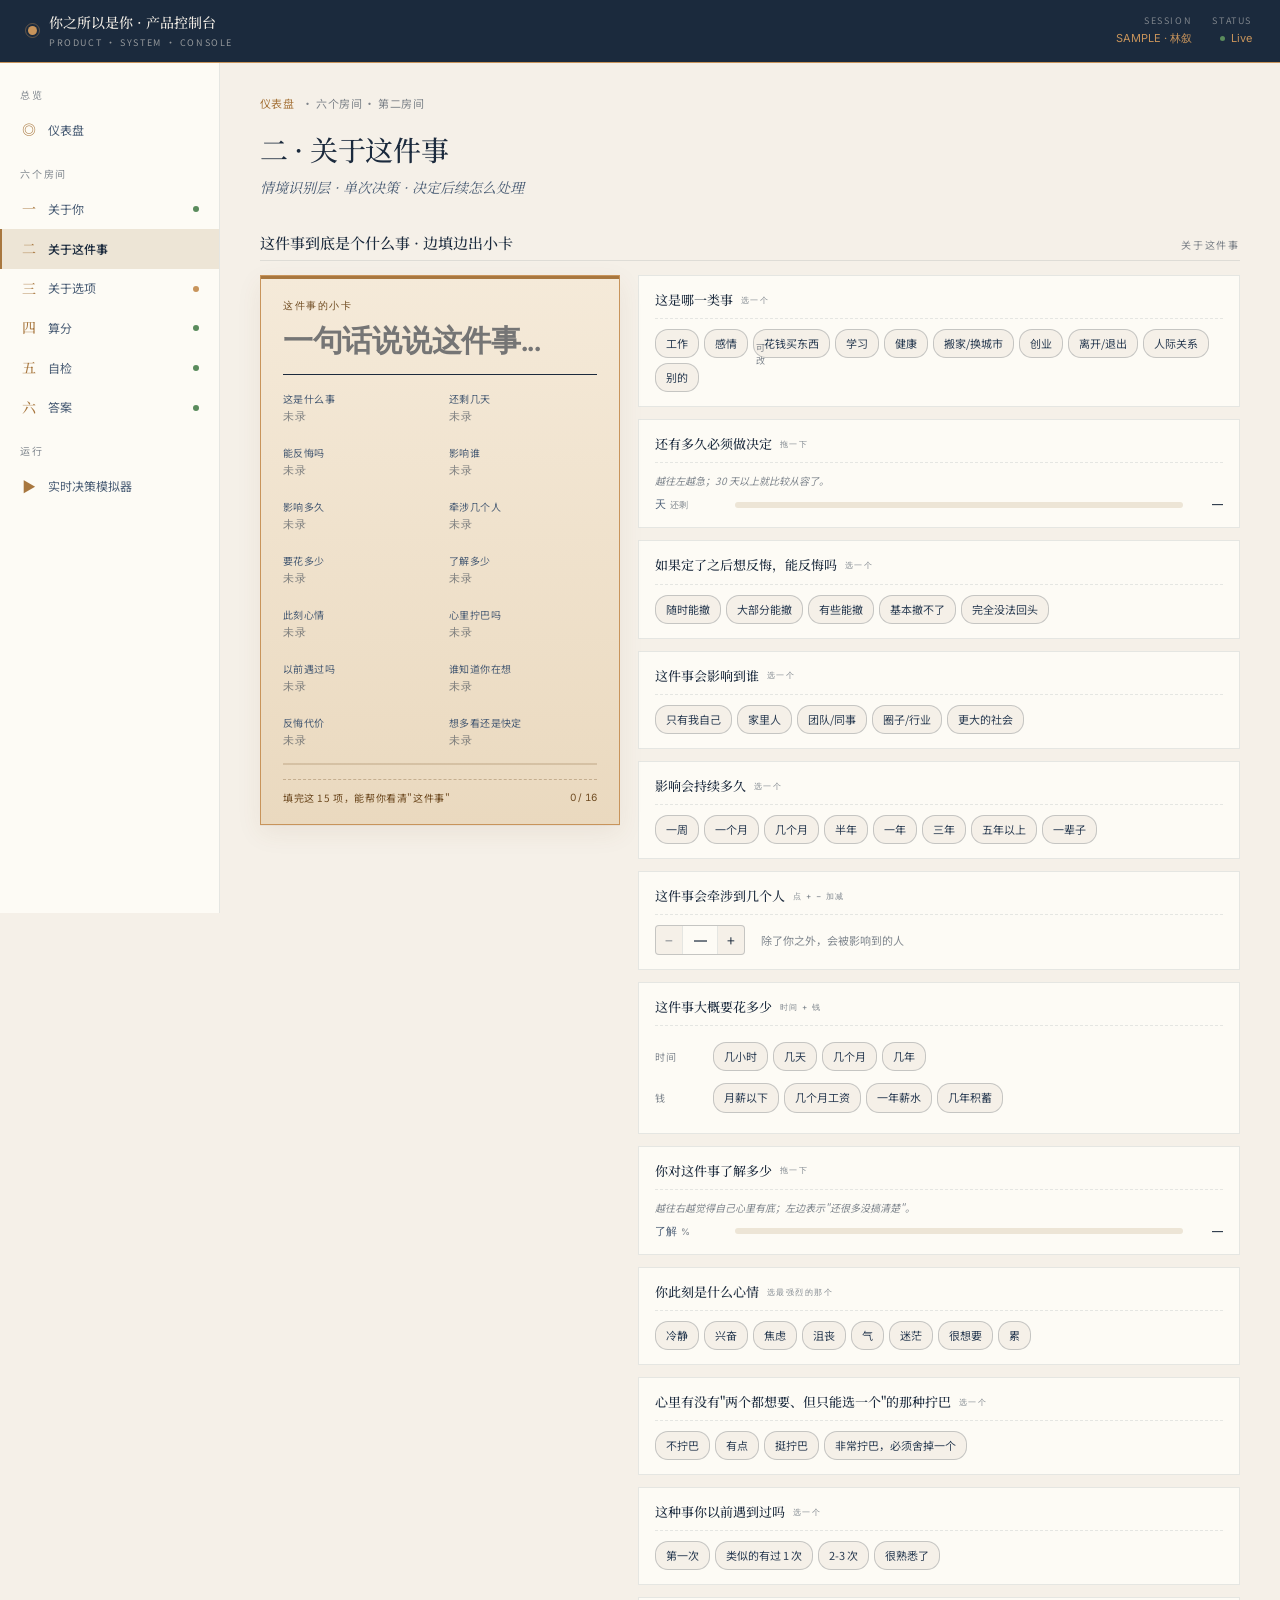
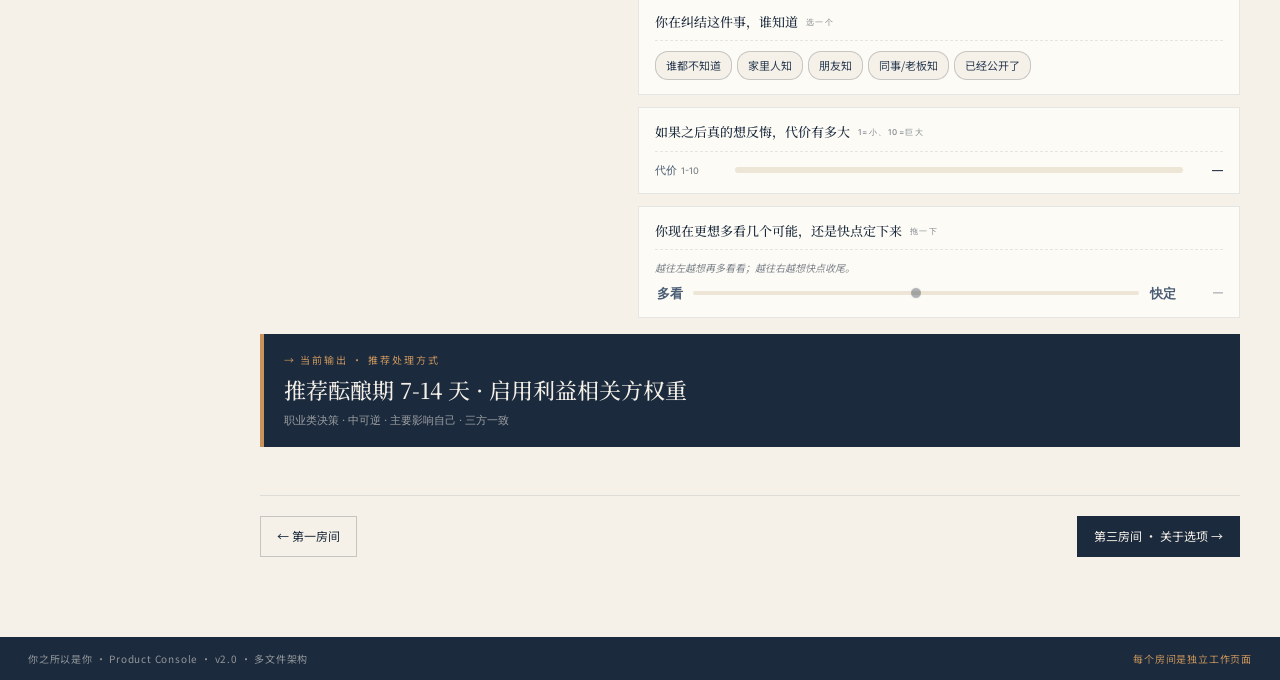
<file: room-2.html>
<!DOCTYPE html>
<html lang="zh-CN">
<head>
<meta charset="UTF-8">
<meta name="viewport" content="width=device-width, initial-scale=1.0">
<title>二 · 关于这件事 · 你之所以是你</title>
<link rel="preconnect" href="https://fonts.googleapis.com">
<link rel="preconnect" href="https://fonts.gstatic.com" crossorigin>
<link href="https://fonts.googleapis.com/css2?family=Noto+Sans+SC:wght@300;400;500;700&family=Noto+Serif+SC:wght@400;500;600&family=Inter:wght@300;400;500;600;700&family=JetBrains+Mono:wght@400;500&display=swap" rel="stylesheet">
<link rel="stylesheet" href="style.css">
</head>
<body>

<header class="top">
  <div class="brand-block">
    <div class="brand-dot"></div>
    <div>
      <div class="brand-title">你之所以是你 · 产品控制台</div>
      <div class="brand-tag">Product · System · Console</div>
    </div>
  </div>
  <div class="session-meta">
    <div class="session-meta-item"><span class="session-meta-label">Session</span><span class="session-meta-value mono">SAMPLE · 林叙</span></div>
    <div class="session-meta-item"><span class="session-meta-label">Status</span><span class="session-meta-value live-pulse"><span class="pulse-dot"></span> Live</span></div>
  </div>
</header>

<div class="shell">
<aside class="nav">
  <div class="nav-section">总览</div>
  <a class="nav-item" href="index.html"><span class="nav-numeral serif">◎</span><span>仪表盘</span></a>
  <div class="nav-section">六个房间</div>
  <a class="nav-item" href="room-1.html"><span class="nav-numeral serif">一</span><span>关于你</span><span class="nav-status"></span></a>
  <a class="nav-item" href="room-2.html"><span class="nav-numeral serif">二</span><span>关于这件事</span><span class="nav-status"></span></a>
  <a class="nav-item" href="room-3.html"><span class="nav-numeral serif">三</span><span>关于选项</span><span class="nav-status amber"></span></a>
  <a class="nav-item" href="room-4.html"><span class="nav-numeral serif">四</span><span>算分</span><span class="nav-status"></span></a>
  <a class="nav-item" href="room-5.html"><span class="nav-numeral serif">五</span><span>自检</span><span class="nav-status"></span></a>
  <a class="nav-item" href="room-6.html"><span class="nav-numeral serif">六</span><span>答案</span><span class="nav-status"></span></a>
  <div class="nav-section">运行</div>
  <a class="nav-item" href="simulator.html"><span class="nav-numeral serif">▶</span><span>实时决策模拟器</span></a>
</aside>

<main class="content">

<div class="crumb"><a href="index.html">仪表盘</a> · 六个房间 · 第二房间</div>
<h1 class="page-title serif">二 · 关于这件事</h1>
<p class="page-sub">情境识别层 · 单次决策 · 决定后续怎么处理</p>

<div class="section-bar"><div class="section-title">这件事到底是个什么事 · 边填边出小卡</div><div class="section-meta">关于这件事</div></div>

<div class="typo-layout" data-room-card="ctx">

  <div class="typo-id-card">
    <div class="typo-id-label">这件事的小卡</div>
    <div class="typo-id-name-row">
      <input type="text" class="typo-id-name" data-text-key="ctx-subject" placeholder="一句话说说这件事..." maxlength="40" autocomplete="off">
      <span class="typo-id-edit-hint">可改</span>
    </div>
    <div class="typo-id-grid">
      <div class="typo-id-item" id="ctx-type"><div class="typo-id-item-label">这是什么事</div><div class="typo-id-item-val pending">没填</div></div>
      <div class="typo-id-item" id="ctx-urgency"><div class="typo-id-item-label">还剩几天</div><div class="typo-id-item-val pending">没填</div></div>
      <div class="typo-id-item" id="ctx-reversibility"><div class="typo-id-item-label">能反悔吗</div><div class="typo-id-item-val pending">没填</div></div>
      <div class="typo-id-item" id="ctx-scope"><div class="typo-id-item-label">影响谁</div><div class="typo-id-item-val pending">没填</div></div>
      <div class="typo-id-item" id="ctx-window"><div class="typo-id-item-label">影响多久</div><div class="typo-id-item-val pending">没填</div></div>
      <div class="typo-id-item" id="ctx-stakeholders"><div class="typo-id-item-label">牵涉几个人</div><div class="typo-id-item-val pending">没填</div></div>
      <div class="typo-id-item" id="ctx-cost"><div class="typo-id-item-label">要花多少</div><div class="typo-id-item-val pending">没填</div></div>
      <div class="typo-id-item" id="ctx-info"><div class="typo-id-item-label">了解多少</div><div class="typo-id-item-val pending">没填</div></div>
      <div class="typo-id-item" id="ctx-emotion"><div class="typo-id-item-label">此刻心情</div><div class="typo-id-item-val pending">没填</div></div>
      <div class="typo-id-item" id="ctx-conflict"><div class="typo-id-item-label">心里拧巴吗</div><div class="typo-id-item-val pending">没填</div></div>
      <div class="typo-id-item" id="ctx-similar"><div class="typo-id-item-label">以前遇过吗</div><div class="typo-id-item-val pending">没填</div></div>
      <div class="typo-id-item" id="ctx-publicity"><div class="typo-id-item-label">谁知道你在想</div><div class="typo-id-item-val pending">没填</div></div>
      <div class="typo-id-item" id="ctx-regret"><div class="typo-id-item-label">反悔代价</div><div class="typo-id-item-val pending">没填</div></div>
      <div class="typo-id-item" id="ctx-explore"><div class="typo-id-item-label">想多看还是快定</div><div class="typo-id-item-val pending">没填</div></div>
    </div>
    <div class="typo-completion-bar"><div class="typo-completion-fill" id="ctx-progress-fill" style="width: 0%;"></div></div>
    <div class="typo-id-footer">
      <span>填完这 15 项，能帮你看清"这件事"</span>
      <span class="num" id="ctx-progress-val">0 / 16</span>
    </div>
  </div>

  <div class="typo-tests">

    <div class="typo-test">
      <div class="typo-test-head"><div><div class="typo-test-name">这是哪一类事 <span class="typo-test-tag">选一个</span></div></div></div>
      <div class="chip-row" data-pick-single="ctx-type">
        <div class="chip" data-val="职业">工作</div>
        <div class="chip" data-val="感情">感情</div>
        <div class="chip" data-val="购置">花钱买东西</div>
        <div class="chip" data-val="学习">学习</div>
        <div class="chip" data-val="健康">健康</div>
        <div class="chip" data-val="迁居">搬家/换城市</div>
        <div class="chip" data-val="创业">创业</div>
        <div class="chip" data-val="退出">离开/退出</div>
        <div class="chip" data-val="人际">人际关系</div>
        <div class="chip" data-val="其他">别的</div>
      </div>
    </div>

    <div class="typo-test">
      <div class="typo-test-head"><div><div class="typo-test-name">还有多久必须做决定 <span class="typo-test-tag">拖一下</span></div></div></div>
      <div class="typo-test-hint">越往左越急；30 天以上就比较从容了。</div>
      <div class="quad-bars">
        <div class="quad-bar-row" data-quad="ctx-urgency" data-max="30"><span class="quad-bar-label">天<span class="quad-bar-label-zh">还剩</span></span><div class="quad-bar-track"><div class="quad-bar-fill"></div></div><span class="quad-bar-val">—</span></div>
      </div>
    </div>

    <div class="typo-test">
      <div class="typo-test-head"><div><div class="typo-test-name">如果定了之后想反悔，能反悔吗 <span class="typo-test-tag">选一个</span></div></div></div>
      <div class="chip-row" data-pick-single="ctx-reversibility">
        <div class="chip" data-val="完全可逆">随时能撤</div>
        <div class="chip" data-val="大部分可逆">大部分能撤</div>
        <div class="chip" data-val="部分可逆">有些能撤</div>
        <div class="chip" data-val="几乎不可逆">基本撤不了</div>
        <div class="chip" data-val="完全不可逆">完全没法回头</div>
      </div>
    </div>

    <div class="typo-test">
      <div class="typo-test-head"><div><div class="typo-test-name">这件事会影响到谁 <span class="typo-test-tag">选一个</span></div></div></div>
      <div class="chip-row" data-pick-single="ctx-scope">
        <div class="chip" data-val="仅自己">只有我自己</div>
        <div class="chip" data-val="小家">家里人</div>
        <div class="chip" data-val="团队">团队/同事</div>
        <div class="chip" data-val="社区/行业">圈子/行业</div>
        <div class="chip" data-val="社会">更大的社会</div>
      </div>
    </div>

    <div class="typo-test">
      <div class="typo-test-head"><div><div class="typo-test-name">影响会持续多久 <span class="typo-test-tag">选一个</span></div></div></div>
      <div class="chip-row" data-pick-single="ctx-window">
        <div class="chip" data-val="1 周">一周</div>
        <div class="chip" data-val="1 月">一个月</div>
        <div class="chip" data-val="季度">几个月</div>
        <div class="chip" data-val="半年">半年</div>
        <div class="chip" data-val="1 年">一年</div>
        <div class="chip" data-val="3 年">三年</div>
        <div class="chip" data-val="5 年+">五年以上</div>
        <div class="chip" data-val="一生">一辈子</div>
      </div>
    </div>

    <div class="typo-test">
      <div class="typo-test-head"><div><div class="typo-test-name">这件事会牵涉到几个人 <span class="typo-test-tag">点 + − 加减</span></div></div></div>
      <div style="display: flex; align-items: center; gap: 16px;">
        <div class="counter" data-counter="ctx-stakeholders" data-min="0" data-max="50">
          <button class="counter-btn" data-act="dec">−</button>
          <div class="counter-val">—</div>
          <button class="counter-btn" data-act="inc">+</button>
        </div>
        <span style="font-size: 11px; color: var(--muted);">除了你之外，会被影响到的人</span>
      </div>
    </div>

    <div class="typo-test">
      <div class="typo-test-head"><div><div class="typo-test-name">这件事大概要花多少 <span class="typo-test-tag">时间 + 钱</span></div></div></div>
      <div class="sub-control"><span style="font-size:10px;letter-spacing:0.1em;color:var(--muted);width:50px;">时间</span>
        <div class="chip-row" data-pick-single="ctx-time-cost">
          <div class="chip" data-val="低">几小时</div>
          <div class="chip" data-val="中">几天</div>
          <div class="chip" data-val="高">几个月</div>
          <div class="chip" data-val="极高">几年</div>
        </div>
      </div>
      <div class="sub-control"><span style="font-size:10px;letter-spacing:0.1em;color:var(--muted);width:50px;">钱</span>
        <div class="chip-row" data-pick-single="ctx-money-cost">
          <div class="chip" data-val="低">月薪以下</div>
          <div class="chip" data-val="中">几个月工资</div>
          <div class="chip" data-val="高">一年薪水</div>
          <div class="chip" data-val="极高">几年积蓄</div>
        </div>
      </div>
    </div>

    <div class="typo-test">
      <div class="typo-test-head"><div><div class="typo-test-name">你对这件事了解多少 <span class="typo-test-tag">拖一下</span></div></div></div>
      <div class="typo-test-hint">越往右越觉得自己心里有底；左边表示"还很多没搞清楚"。</div>
      <div class="quad-bars">
        <div class="quad-bar-row" data-quad="ctx-info"><span class="quad-bar-label">了解<span class="quad-bar-label-zh">%</span></span><div class="quad-bar-track"><div class="quad-bar-fill"></div></div><span class="quad-bar-val">—</span></div>
      </div>
    </div>

    <div class="typo-test">
      <div class="typo-test-head"><div><div class="typo-test-name">你此刻是什么心情 <span class="typo-test-tag">选最强烈的那个</span></div></div></div>
      <div class="chip-row" data-pick-single="ctx-emotion">
        <div class="chip" data-val="冷静">冷静</div>
        <div class="chip" data-val="兴奋">兴奋</div>
        <div class="chip" data-val="焦虑">焦虑</div>
        <div class="chip" data-val="沮丧">沮丧</div>
        <div class="chip" data-val="愤怒">气</div>
        <div class="chip" data-val="迷茫">迷茫</div>
        <div class="chip" data-val="渴望">很想要</div>
        <div class="chip" data-val="疲惫">累</div>
      </div>
    </div>

    <div class="typo-test">
      <div class="typo-test-head"><div><div class="typo-test-name">心里有没有"两个都想要、但只能选一个"的那种拧巴 <span class="typo-test-tag">选一个</span></div></div></div>
      <div class="chip-row" data-pick-single="ctx-conflict">
        <div class="chip" data-val="无冲突">不拧巴</div>
        <div class="chip" data-val="轻度">有点</div>
        <div class="chip" data-val="中度">挺拧巴</div>
        <div class="chip" data-val="重度">非常拧巴，必须舍掉一个</div>
      </div>
    </div>

    <div class="typo-test">
      <div class="typo-test-head"><div><div class="typo-test-name">这种事你以前遇到过吗 <span class="typo-test-tag">选一个</span></div></div></div>
      <div class="chip-row" data-pick-single="ctx-similar">
        <div class="chip" data-val="首次">第一次</div>
        <div class="chip" data-val="相似 1 次">类似的有过 1 次</div>
        <div class="chip" data-val="相似 2-3 次">2-3 次</div>
        <div class="chip" data-val="经验丰富">很熟悉了</div>
      </div>
    </div>

    <div class="typo-test">
      <div class="typo-test-head"><div><div class="typo-test-name">你在纠结这件事，谁知道 <span class="typo-test-tag">选一个</span></div></div></div>
      <div class="chip-row" data-pick-single="ctx-publicity">
        <div class="chip" data-val="完全私密">谁都不知道</div>
        <div class="chip" data-val="家人知">家里人知</div>
        <div class="chip" data-val="朋友知">朋友知</div>
        <div class="chip" data-val="同事知">同事/老板知</div>
        <div class="chip" data-val="公开">已经公开了</div>
      </div>
    </div>

    <div class="typo-test">
      <div class="typo-test-head"><div><div class="typo-test-name">如果之后真的想反悔，代价有多大 <span class="typo-test-tag">1=小、10=巨大</span></div></div></div>
      <div class="quad-bars">
        <div class="quad-bar-row" data-quad="ctx-regret" data-max="10"><span class="quad-bar-label">代价<span class="quad-bar-label-zh">1-10</span></span><div class="quad-bar-track"><div class="quad-bar-fill"></div></div><span class="quad-bar-val">—</span></div>
      </div>
    </div>

    <div class="typo-test">
      <div class="typo-test-head"><div><div class="typo-test-name">你现在更想多看几个可能，还是快点定下来 <span class="typo-test-tag">拖一下</span></div></div></div>
      <div class="typo-test-hint">越往左越想再多看看；越往右越想快点收尾。</div>
      <div class="axis-block">
        <div class="axis-row" data-axis="ctx-explore">
          <span class="axis-letter left" data-side="L">多看</span>
          <div class="axis-track"><div class="axis-fill-l"></div><div class="axis-fill-r"></div><div class="axis-thumb"></div></div>
          <span class="axis-letter" data-side="R">快定</span>
          <span class="axis-pct">—</span>
        </div>
      </div>
    </div>

  </div>
</div>

<div class="live-output-card">
  <div class="live-output-card-label">→ 当前输出 · 推荐处理方式</div>
  <div class="live-output-value serif" id="r2-out">推荐酝酿期 7-14 天 · 中度调用利益相关方权重</div>
  <div class="live-output-conf">职业类决策 · 中可逆 · 主要影响自己 · 三方一致</div>
</div>

<div class="page-nav">
  <a class="page-nav-btn" href="room-1.html"><span>← 第一房间</span></a>
  <a class="page-nav-btn primary" href="room-3.html"><span>第三房间 · 关于选项 →</span></a>
</div>

</main>
</div>

<footer class="bot">
  <span>你之所以是你 · Product Console · v2.0 · 多文件架构</span>
  <span style="color: var(--gold);">每个房间是独立工作页面</span>
</footer>

<script src="app.js"></script>
</body>
</html>
</file>
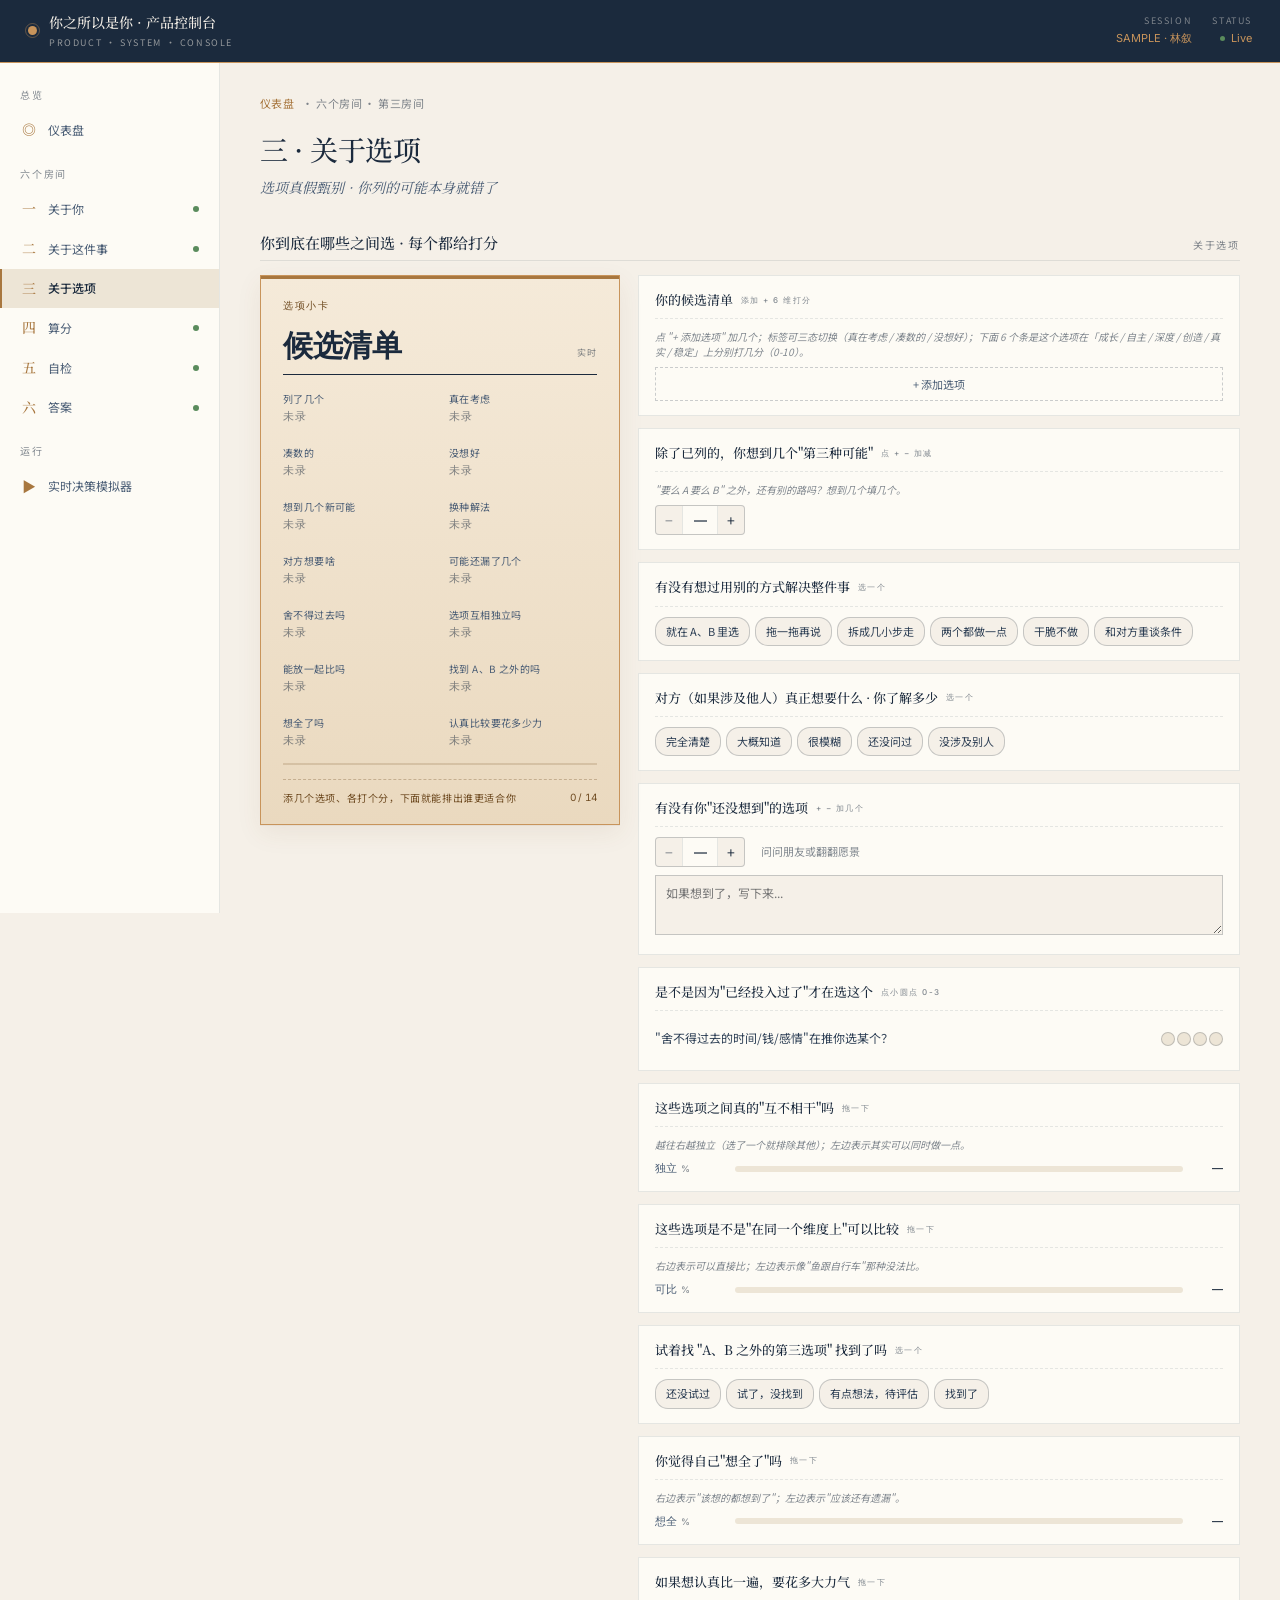
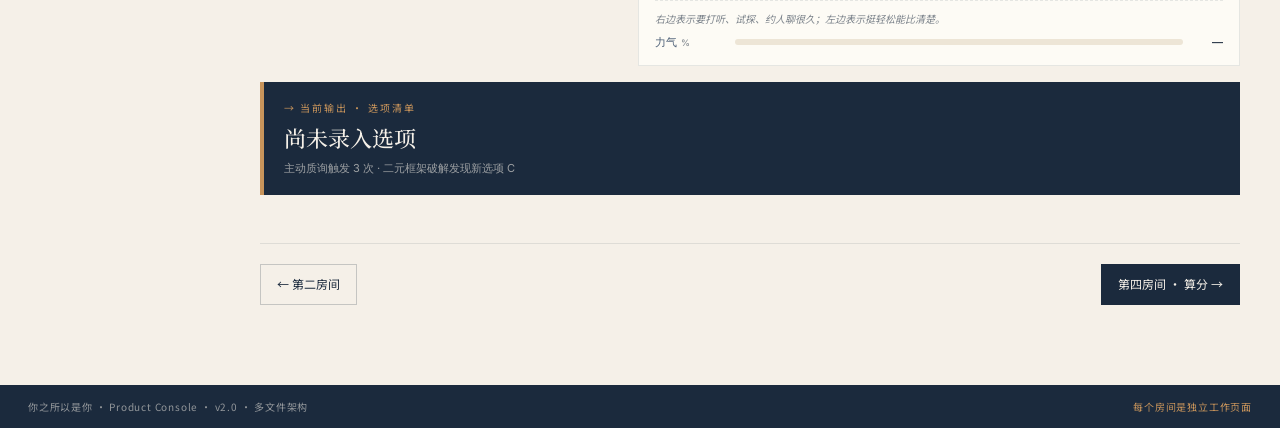
<file: room-3.html>
<!DOCTYPE html>
<html lang="zh-CN">
<head>
<meta charset="UTF-8">
<meta name="viewport" content="width=device-width, initial-scale=1.0">
<title>三 · 关于选项 · 你之所以是你</title>
<link rel="preconnect" href="https://fonts.googleapis.com">
<link rel="preconnect" href="https://fonts.gstatic.com" crossorigin>
<link href="https://fonts.googleapis.com/css2?family=Noto+Sans+SC:wght@300;400;500;700&family=Noto+Serif+SC:wght@400;500;600&family=Inter:wght@300;400;500;600;700&family=JetBrains+Mono:wght@400;500&display=swap" rel="stylesheet">
<link rel="stylesheet" href="style.css">
</head>
<body>

<header class="top">
  <div class="brand-block">
    <div class="brand-dot"></div>
    <div>
      <div class="brand-title">你之所以是你 · 产品控制台</div>
      <div class="brand-tag">Product · System · Console</div>
    </div>
  </div>
  <div class="session-meta">
    <div class="session-meta-item"><span class="session-meta-label">Session</span><span class="session-meta-value mono">SAMPLE · 林叙</span></div>
    <div class="session-meta-item"><span class="session-meta-label">Status</span><span class="session-meta-value live-pulse"><span class="pulse-dot"></span> Live</span></div>
  </div>
</header>

<div class="shell">
<aside class="nav">
  <div class="nav-section">总览</div>
  <a class="nav-item" href="index.html"><span class="nav-numeral serif">◎</span><span>仪表盘</span></a>
  <div class="nav-section">六个房间</div>
  <a class="nav-item" href="room-1.html"><span class="nav-numeral serif">一</span><span>关于你</span><span class="nav-status"></span></a>
  <a class="nav-item" href="room-2.html"><span class="nav-numeral serif">二</span><span>关于这件事</span><span class="nav-status"></span></a>
  <a class="nav-item" href="room-3.html"><span class="nav-numeral serif">三</span><span>关于选项</span><span class="nav-status amber"></span></a>
  <a class="nav-item" href="room-4.html"><span class="nav-numeral serif">四</span><span>算分</span><span class="nav-status"></span></a>
  <a class="nav-item" href="room-5.html"><span class="nav-numeral serif">五</span><span>自检</span><span class="nav-status"></span></a>
  <a class="nav-item" href="room-6.html"><span class="nav-numeral serif">六</span><span>答案</span><span class="nav-status"></span></a>
  <div class="nav-section">运行</div>
  <a class="nav-item" href="simulator.html"><span class="nav-numeral serif">▶</span><span>实时决策模拟器</span></a>
</aside>

<main class="content">

<div class="crumb"><a href="index.html">仪表盘</a> · 六个房间 · 第三房间</div>
<h1 class="page-title serif">三 · 关于选项</h1>
<p class="page-sub">选项真假甄别 · 你列的可能本身就错了</p>

<div class="section-bar"><div class="section-title">你到底在哪些之间选 · 每个都给打分</div><div class="section-meta">关于选项</div></div>

<div class="typo-layout" data-room-card="opts">

  <div class="typo-id-card">
    <div class="typo-id-label">选项小卡</div>
    <div class="typo-id-name-row">
      <span class="typo-id-name" style="cursor:default;">候选清单</span>
      <span class="typo-id-edit-hint">实时</span>
    </div>
    <div class="typo-id-grid">
      <div class="typo-id-item" id="opt-count"><div class="typo-id-item-label">列了几个</div><div class="typo-id-item-val pending">没列</div></div>
      <div class="typo-id-item" id="opt-truth"><div class="typo-id-item-label">真在考虑</div><div class="typo-id-item-val pending">没填</div></div>
      <div class="typo-id-item" id="opt-fake"><div class="typo-id-item-label">凑数的</div><div class="typo-id-item-val pending">没填</div></div>
      <div class="typo-id-item" id="opt-undet"><div class="typo-id-item-label">没想好</div><div class="typo-id-item-val pending">没填</div></div>
      <div class="typo-id-item" id="opt-binary"><div class="typo-id-item-label">想到几个新可能</div><div class="typo-id-item-val pending">没填</div></div>
      <div class="typo-id-item" id="opt-frame"><div class="typo-id-item-label">换种解法</div><div class="typo-id-item-val pending">没填</div></div>
      <div class="typo-id-item" id="opt-sh-info"><div class="typo-id-item-label">对方想要啥</div><div class="typo-id-item-val pending">没填</div></div>
      <div class="typo-id-item" id="opt-hidden"><div class="typo-id-item-label">可能还漏了几个</div><div class="typo-id-item-val pending">没填</div></div>
      <div class="typo-id-item" id="opt-sunk"><div class="typo-id-item-label">舍不得过去吗</div><div class="typo-id-item-val pending">没填</div></div>
      <div class="typo-id-item" id="opt-indep"><div class="typo-id-item-label">选项互相独立吗</div><div class="typo-id-item-val pending">没填</div></div>
      <div class="typo-id-item" id="opt-compar"><div class="typo-id-item-label">能放一起比吗</div><div class="typo-id-item-val pending">没填</div></div>
      <div class="typo-id-item" id="opt-third"><div class="typo-id-item-label">找到 A、B 之外的吗</div><div class="typo-id-item-val pending">没填</div></div>
      <div class="typo-id-item" id="opt-conf"><div class="typo-id-item-label">想全了吗</div><div class="typo-id-item-val pending">没填</div></div>
      <div class="typo-id-item" id="opt-cmpcost"><div class="typo-id-item-label">认真比较要花多少力</div><div class="typo-id-item-val pending">没填</div></div>
    </div>
    <div class="typo-completion-bar"><div class="typo-completion-fill" id="opt-progress-fill" style="width: 0%;"></div></div>
    <div class="typo-id-footer">
      <span>添几个选项、各打个分，下面就能排出谁更适合你</span>
      <span class="num" id="opt-progress-val">0 / 14</span>
    </div>
  </div>

  <div class="typo-tests">

    <div class="typo-test">
      <div class="typo-test-head"><div><div class="typo-test-name">你的候选清单 <span class="typo-test-tag">添加 + 6 维打分</span></div></div></div>
      <div class="typo-test-hint">点 "+ 添加选项" 加几个；标签可三态切换（真在考虑 / 凑数的 / 没想好）；下面 6 个条是这个选项在「成长 / 自主 / 深度 / 创造 / 真实 / 稳定」上分别打几分（0-10）。</div>
      <div class="opt-list" id="opt-list-host"></div>
    </div>

    <div class="typo-test">
      <div class="typo-test-head"><div><div class="typo-test-name">除了已列的，你想到几个"第三种可能" <span class="typo-test-tag">点 + − 加减</span></div></div></div>
      <div class="typo-test-hint">"要么 A 要么 B" 之外，还有别的路吗？想到几个填几个。</div>
      <div style="display: flex; align-items: center; gap: 16px;">
        <div class="counter" data-counter="opt-binary-found" data-min="0" data-max="10">
          <button class="counter-btn" data-act="dec">−</button>
          <div class="counter-val">—</div>
          <button class="counter-btn" data-act="inc">+</button>
        </div>
      </div>
    </div>

    <div class="typo-test">
      <div class="typo-test-head"><div><div class="typo-test-name">有没有想过用别的方式解决整件事 <span class="typo-test-tag">选一个</span></div></div></div>
      <div class="chip-row" data-pick-single="opt-frame">
        <div class="chip" data-val="默认">就在 A、B 里选</div>
        <div class="chip" data-val="拖时">拖一拖再说</div>
        <div class="chip" data-val="拆分">拆成几小步走</div>
        <div class="chip" data-val="合并">两个都做一点</div>
        <div class="chip" data-val="取消">干脆不做</div>
        <div class="chip" data-val="谈判">和对方重谈条件</div>
      </div>
    </div>

    <div class="typo-test">
      <div class="typo-test-head"><div><div class="typo-test-name">对方（如果涉及他人）真正想要什么 · 你了解多少 <span class="typo-test-tag">选一个</span></div></div></div>
      <div class="chip-row" data-pick-single="opt-stakeholder-info">
        <div class="chip" data-val="已完全了解">完全清楚</div>
        <div class="chip" data-val="部分了解">大概知道</div>
        <div class="chip" data-val="模糊">很模糊</div>
        <div class="chip" data-val="未询问">还没问过</div>
        <div class="chip" data-val="不适用">没涉及别人</div>
      </div>
    </div>

    <div class="typo-test">
      <div class="typo-test-head"><div><div class="typo-test-name">有没有你"还没想到"的选项 <span class="typo-test-tag">+ − 加几个</span></div></div></div>
      <div style="display: flex; align-items: center; gap: 16px; margin-bottom: 8px;">
        <div class="counter" data-counter="opt-hidden-count" data-min="0" data-max="10">
          <button class="counter-btn" data-act="dec">−</button>
          <div class="counter-val">—</div>
          <button class="counter-btn" data-act="inc">+</button>
        </div>
        <span style="font-size: 11px; color: var(--muted);">问问朋友或翻翻愿景</span>
      </div>
      <textarea class="textarea-input" data-text-key="opt-hidden-note" data-card="Opts" placeholder="如果想到了，写下来..."></textarea>
    </div>

    <div class="typo-test">
      <div class="typo-test-head"><div><div class="typo-test-name">是不是因为"已经投入过了"才在选这个 <span class="typo-test-tag">点小圆点 0-3</span></div></div></div>
      <div class="severity-row" data-severity="opt-sunk-severity">
        <span class="severity-label">"舍不得过去的时间/钱/感情"在推你选某个？</span>
        <span class="severity-dots">
          <span class="severity-dot"></span>
          <span class="severity-dot"></span>
          <span class="severity-dot"></span>
          <span class="severity-dot"></span>
        </span>
      </div>
    </div>

    <div class="typo-test">
      <div class="typo-test-head"><div><div class="typo-test-name">这些选项之间真的"互不相干"吗 <span class="typo-test-tag">拖一下</span></div></div></div>
      <div class="typo-test-hint">越往右越独立（选了一个就排除其他）；左边表示其实可以同时做一点。</div>
      <div class="quad-bars">
        <div class="quad-bar-row" data-quad="opt-independence"><span class="quad-bar-label">独立<span class="quad-bar-label-zh">%</span></span><div class="quad-bar-track"><div class="quad-bar-fill"></div></div><span class="quad-bar-val">—</span></div>
      </div>
    </div>

    <div class="typo-test">
      <div class="typo-test-head"><div><div class="typo-test-name">这些选项是不是"在同一个维度上"可以比较 <span class="typo-test-tag">拖一下</span></div></div></div>
      <div class="typo-test-hint">右边表示可以直接比；左边表示像"鱼跟自行车"那种没法比。</div>
      <div class="quad-bars">
        <div class="quad-bar-row" data-quad="opt-comparable"><span class="quad-bar-label">可比<span class="quad-bar-label-zh">%</span></span><div class="quad-bar-track"><div class="quad-bar-fill"></div></div><span class="quad-bar-val">—</span></div>
      </div>
    </div>

    <div class="typo-test">
      <div class="typo-test-head"><div><div class="typo-test-name">试着找 "A、B 之外的第三选项" 找到了吗 <span class="typo-test-tag">选一个</span></div></div></div>
      <div class="chip-row" data-pick-single="opt-third-found">
        <div class="chip" data-val="未尝试">还没试过</div>
        <div class="chip" data-val="尝试无果">试了，没找到</div>
        <div class="chip" data-val="浮现待评估">有点想法，待评估</div>
        <div class="chip" data-val="已发现">找到了</div>
      </div>
    </div>

    <div class="typo-test">
      <div class="typo-test-head"><div><div class="typo-test-name">你觉得自己"想全了"吗 <span class="typo-test-tag">拖一下</span></div></div></div>
      <div class="typo-test-hint">右边表示"该想的都想到了"；左边表示"应该还有遗漏"。</div>
      <div class="quad-bars">
        <div class="quad-bar-row" data-quad="opt-confidence"><span class="quad-bar-label">想全<span class="quad-bar-label-zh">%</span></span><div class="quad-bar-track"><div class="quad-bar-fill"></div></div><span class="quad-bar-val">—</span></div>
      </div>
    </div>

    <div class="typo-test">
      <div class="typo-test-head"><div><div class="typo-test-name">如果想认真比一遍，要花多大力气 <span class="typo-test-tag">拖一下</span></div></div></div>
      <div class="typo-test-hint">右边表示要打听、试探、约人聊很久；左边表示挺轻松能比清楚。</div>
      <div class="quad-bars">
        <div class="quad-bar-row" data-quad="opt-compare-cost"><span class="quad-bar-label">力气<span class="quad-bar-label-zh">%</span></span><div class="quad-bar-track"><div class="quad-bar-fill"></div></div><span class="quad-bar-val">—</span></div>
      </div>
    </div>

  </div>
</div>

<div class="live-output-card">
  <div class="live-output-card-label">→ 当前输出 · 选项清单</div>
  <div class="live-output-value serif" id="r3-out">2 个真选项 · 1 个待确认（C 已浮现）</div>
  <div class="live-output-conf">主动质询触发 3 次 · 二元框架破解发现新选项 C</div>
</div>

<div class="page-nav">
  <a class="page-nav-btn" href="room-2.html"><span>← 第二房间</span></a>
  <a class="page-nav-btn primary" href="room-4.html"><span>第四房间 · 算分 →</span></a>
</div>

</main>
</div>

<footer class="bot">
  <span>你之所以是你 · Product Console · v2.0 · 多文件架构</span>
  <span style="color: var(--gold);">每个房间是独立工作页面</span>
</footer>

<script src="app.js"></script>
</body>
</html>
</file>
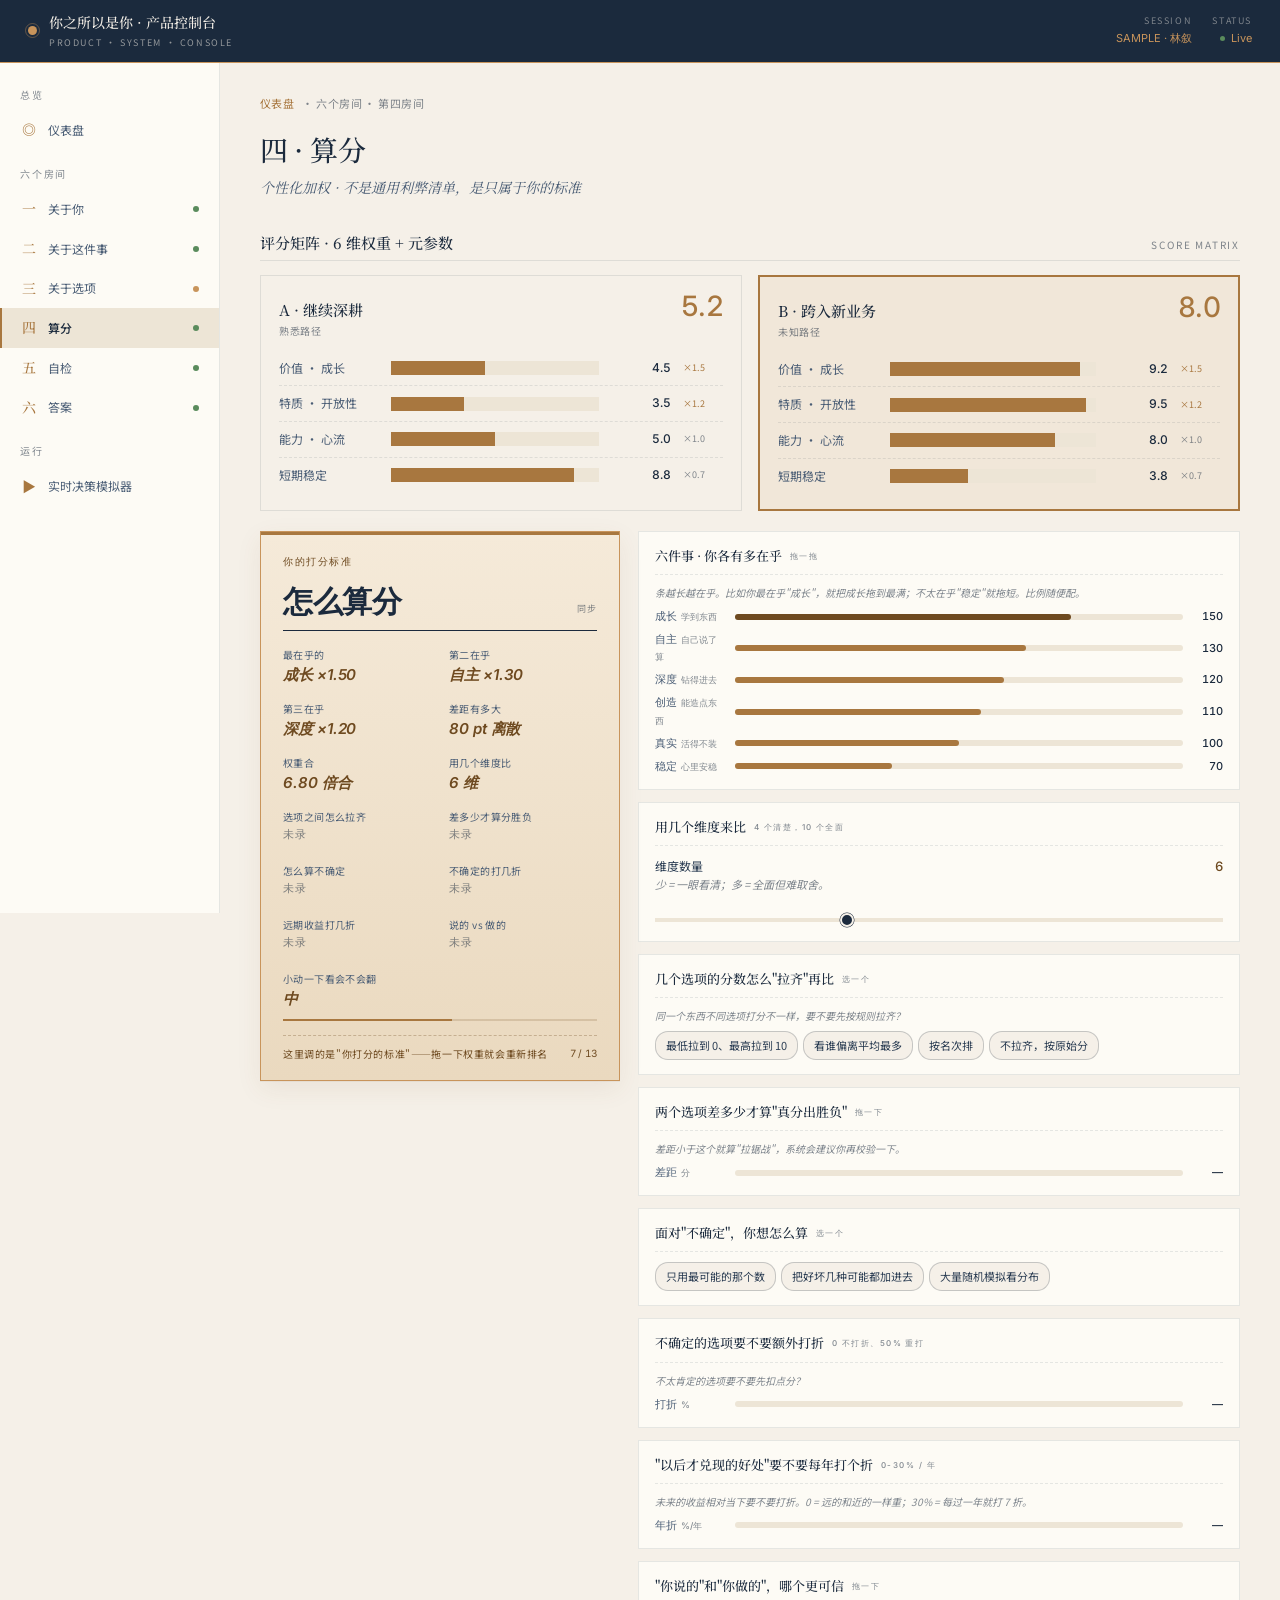
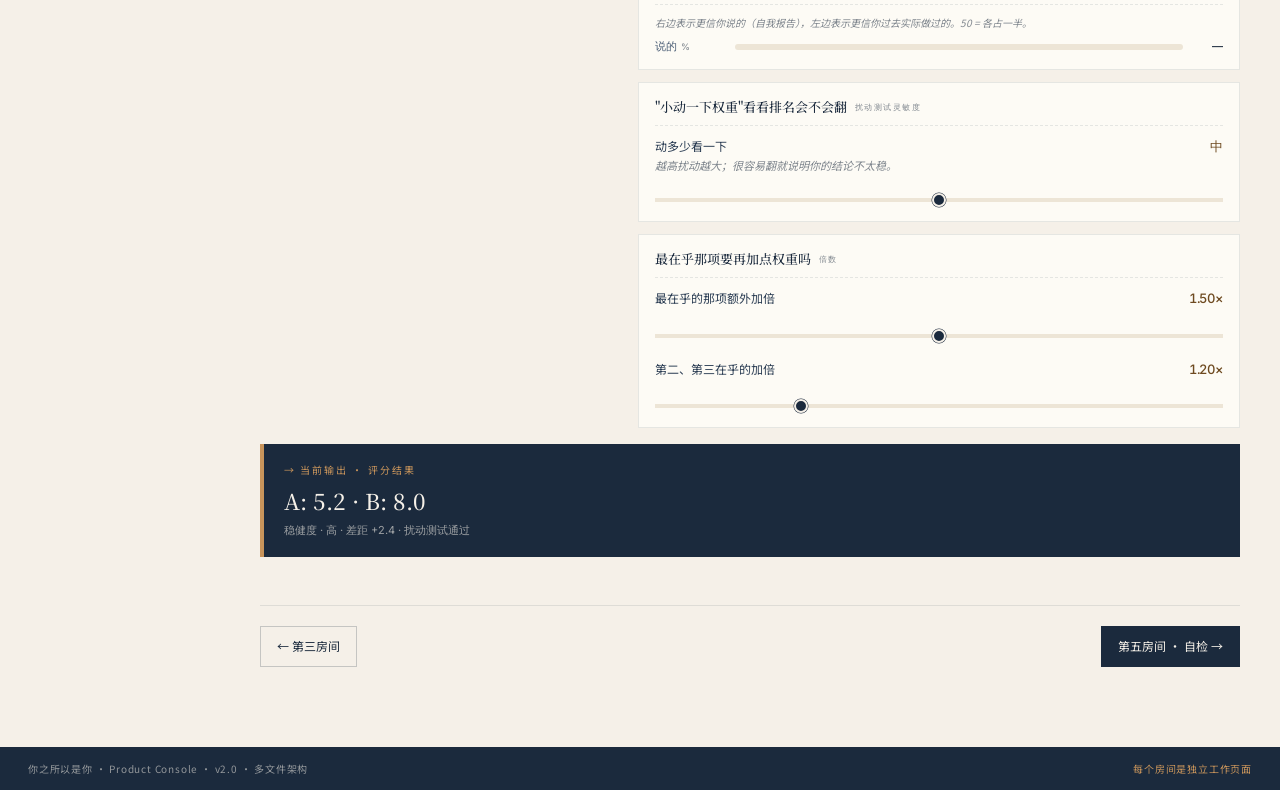
<file: room-4.html>
<!DOCTYPE html>
<html lang="zh-CN">
<head>
<meta charset="UTF-8">
<meta name="viewport" content="width=device-width, initial-scale=1.0">
<title>四 · 算分 · 你之所以是你</title>
<link rel="preconnect" href="https://fonts.googleapis.com">
<link rel="preconnect" href="https://fonts.gstatic.com" crossorigin>
<link href="https://fonts.googleapis.com/css2?family=Noto+Sans+SC:wght@300;400;500;700&family=Noto+Serif+SC:wght@400;500;600&family=Inter:wght@300;400;500;600;700&family=JetBrains+Mono:wght@400;500&display=swap" rel="stylesheet">
<link rel="stylesheet" href="style.css">
</head>
<body>

<header class="top">
  <div class="brand-block">
    <div class="brand-dot"></div>
    <div>
      <div class="brand-title">你之所以是你 · 产品控制台</div>
      <div class="brand-tag">Product · System · Console</div>
    </div>
  </div>
  <div class="session-meta">
    <div class="session-meta-item"><span class="session-meta-label">Session</span><span class="session-meta-value mono">SAMPLE · 林叙</span></div>
    <div class="session-meta-item"><span class="session-meta-label">Status</span><span class="session-meta-value live-pulse"><span class="pulse-dot"></span> Live</span></div>
  </div>
</header>

<div class="shell">
<aside class="nav">
  <div class="nav-section">总览</div>
  <a class="nav-item" href="index.html"><span class="nav-numeral serif">◎</span><span>仪表盘</span></a>
  <div class="nav-section">六个房间</div>
  <a class="nav-item" href="room-1.html"><span class="nav-numeral serif">一</span><span>关于你</span><span class="nav-status"></span></a>
  <a class="nav-item" href="room-2.html"><span class="nav-numeral serif">二</span><span>关于这件事</span><span class="nav-status"></span></a>
  <a class="nav-item" href="room-3.html"><span class="nav-numeral serif">三</span><span>关于选项</span><span class="nav-status amber"></span></a>
  <a class="nav-item" href="room-4.html"><span class="nav-numeral serif">四</span><span>算分</span><span class="nav-status"></span></a>
  <a class="nav-item" href="room-5.html"><span class="nav-numeral serif">五</span><span>自检</span><span class="nav-status"></span></a>
  <a class="nav-item" href="room-6.html"><span class="nav-numeral serif">六</span><span>答案</span><span class="nav-status"></span></a>
  <div class="nav-section">运行</div>
  <a class="nav-item" href="simulator.html"><span class="nav-numeral serif">▶</span><span>实时决策模拟器</span></a>
</aside>

<main class="content">

<div class="crumb"><a href="index.html">仪表盘</a> · 六个房间 · 第四房间</div>
<h1 class="page-title serif">四 · 算分</h1>
<p class="page-sub">个性化加权 · 不是通用利弊清单，是只属于你的标准</p>

<div class="section-bar"><div class="section-title">评分矩阵 · 6 维权重 + 元参数</div><div class="section-meta">SCORE MATRIX</div></div>

<div class="viz-grid">
  <div class="option-card" id="r4-opt-a">
    <div class="option-head-row">
      <div><div class="option-name">A · 继续深耕</div><div class="option-sub">熟悉路径</div></div>
      <div class="option-score num" id="r4-score-a">5.9</div>
    </div>
    <div class="dim-chart-row"><span class="dim-chart-label">价值 · 成长</span><div class="dim-chart-bar-track"><div class="dim-chart-bar-fill" id="r4-bar-a-1" style="width: 45%;"></div></div><span class="dim-chart-val" id="r4-val-a-1">4.5</span><span style="font-size: 9px; color: var(--gold-deep);">×1.5</span></div>
    <div class="dim-chart-row"><span class="dim-chart-label">特质 · 开放性</span><div class="dim-chart-bar-track"><div class="dim-chart-bar-fill" id="r4-bar-a-2" style="width: 35%;"></div></div><span class="dim-chart-val" id="r4-val-a-2">3.5</span><span style="font-size: 9px; color: var(--gold-deep);">×1.2</span></div>
    <div class="dim-chart-row"><span class="dim-chart-label">能力 · 心流</span><div class="dim-chart-bar-track"><div class="dim-chart-bar-fill" id="r4-bar-a-3" style="width: 50%;"></div></div><span class="dim-chart-val" id="r4-val-a-3">5.0</span><span style="font-size: 9px; color: var(--muted);">×1.0</span></div>
    <div class="dim-chart-row"><span class="dim-chart-label">短期稳定</span><div class="dim-chart-bar-track"><div class="dim-chart-bar-fill" id="r4-bar-a-4" style="width: 88%;"></div></div><span class="dim-chart-val" id="r4-val-a-4">8.8</span><span style="font-size: 9px; color: var(--muted);">×0.7</span></div>
  </div>

  <div class="option-card winner" id="r4-opt-b">
    <div class="option-head-row">
      <div><div class="option-name">B · 跨入新业务</div><div class="option-sub">未知路径</div></div>
      <div class="option-score num" id="r4-score-b">8.3</div>
    </div>
    <div class="dim-chart-row"><span class="dim-chart-label">价值 · 成长</span><div class="dim-chart-bar-track"><div class="dim-chart-bar-fill" id="r4-bar-b-1" style="width: 92%;"></div></div><span class="dim-chart-val" id="r4-val-b-1">9.2</span><span style="font-size: 9px; color: var(--gold-deep);">×1.5</span></div>
    <div class="dim-chart-row"><span class="dim-chart-label">特质 · 开放性</span><div class="dim-chart-bar-track"><div class="dim-chart-bar-fill" id="r4-bar-b-2" style="width: 95%;"></div></div><span class="dim-chart-val" id="r4-val-b-2">9.5</span><span style="font-size: 9px; color: var(--gold-deep);">×1.2</span></div>
    <div class="dim-chart-row"><span class="dim-chart-label">能力 · 心流</span><div class="dim-chart-bar-track"><div class="dim-chart-bar-fill" id="r4-bar-b-3" style="width: 80%;"></div></div><span class="dim-chart-val" id="r4-val-b-3">8.0</span><span style="font-size: 9px; color: var(--muted);">×1.0</span></div>
    <div class="dim-chart-row"><span class="dim-chart-label">短期稳定</span><div class="dim-chart-bar-track"><div class="dim-chart-bar-fill" id="r4-bar-b-4" style="width: 38%;"></div></div><span class="dim-chart-val" id="r4-val-b-4">3.8</span><span style="font-size: 9px; color: var(--muted);">×0.7</span></div>
  </div>
</div>

<div class="typo-layout" data-room-card="score">

  <div class="typo-id-card">
    <div class="typo-id-label">你的打分标准</div>
    <div class="typo-id-name-row">
      <span class="typo-id-name" style="cursor:default;">怎么算分</span>
      <span class="typo-id-edit-hint">同步</span>
    </div>
    <div class="typo-id-grid">
      <div class="typo-id-item" id="sc-top1"><div class="typo-id-item-label">最在乎的</div><div class="typo-id-item-val pending">没填</div></div>
      <div class="typo-id-item" id="sc-top2"><div class="typo-id-item-label">第二在乎</div><div class="typo-id-item-val pending">没填</div></div>
      <div class="typo-id-item" id="sc-top3"><div class="typo-id-item-label">第三在乎</div><div class="typo-id-item-val pending">没填</div></div>
      <div class="typo-id-item" id="sc-spread"><div class="typo-id-item-label">差距有多大</div><div class="typo-id-item-val pending">没填</div></div>
      <div class="typo-id-item" id="sc-wsum"><div class="typo-id-item-label">权重合</div><div class="typo-id-item-val pending">没填</div></div>
      <div class="typo-id-item" id="sc-dims"><div class="typo-id-item-label">用几个维度比</div><div class="typo-id-item-val pending">没填</div></div>
      <div class="typo-id-item" id="sc-normalize"><div class="typo-id-item-label">选项之间怎么拉齐</div><div class="typo-id-item-val pending">没填</div></div>
      <div class="typo-id-item" id="sc-threshold"><div class="typo-id-item-label">差多少才算分胜负</div><div class="typo-id-item-val pending">没填</div></div>
      <div class="typo-id-item" id="sc-prob"><div class="typo-id-item-label">怎么算不确定</div><div class="typo-id-item-val pending">没填</div></div>
      <div class="typo-id-item" id="sc-uncertain"><div class="typo-id-item-label">不确定的打几折</div><div class="typo-id-item-val pending">没填</div></div>
      <div class="typo-id-item" id="sc-time"><div class="typo-id-item-label">远期收益打几折</div><div class="typo-id-item-val pending">没填</div></div>
      <div class="typo-id-item" id="sc-self"><div class="typo-id-item-label">说的 vs 做的</div><div class="typo-id-item-val pending">没填</div></div>
      <div class="typo-id-item" id="sc-sens"><div class="typo-id-item-label">小动一下看会不会翻</div><div class="typo-id-item-val pending">没填</div></div>
    </div>
    <div class="typo-completion-bar"><div class="typo-completion-fill" id="sc-progress-fill" style="width: 0%;"></div></div>
    <div class="typo-id-footer">
      <span>这里调的是"你打分的标准"——拖一下权重就会重新排名</span>
      <span class="num" id="sc-progress-val">0 / 13</span>
    </div>
  </div>

  <div class="typo-tests">

    <div class="typo-test">
      <div class="typo-test-head"><div><div class="typo-test-name">六件事 · 你各有多在乎 <span class="typo-test-tag">拖一拖</span></div></div></div>
      <div class="typo-test-hint">条越长越在乎。比如你最在乎"成长"，就把成长拖到最满；不太在乎"稳定"就拖短。比例随便配。</div>
      <div class="quad-bars">
        <div class="quad-bar-row" data-quad="w-growth" data-max="200"><span class="quad-bar-label">成长<span class="quad-bar-label-zh">学到东西</span></span><div class="quad-bar-track"><div class="quad-bar-fill"></div></div><span class="quad-bar-val">—</span></div>
        <div class="quad-bar-row" data-quad="w-autonomy" data-max="200"><span class="quad-bar-label">自主<span class="quad-bar-label-zh">自己说了算</span></span><div class="quad-bar-track"><div class="quad-bar-fill"></div></div><span class="quad-bar-val">—</span></div>
        <div class="quad-bar-row" data-quad="w-depth" data-max="200"><span class="quad-bar-label">深度<span class="quad-bar-label-zh">钻得进去</span></span><div class="quad-bar-track"><div class="quad-bar-fill"></div></div><span class="quad-bar-val">—</span></div>
        <div class="quad-bar-row" data-quad="w-create" data-max="200"><span class="quad-bar-label">创造<span class="quad-bar-label-zh">能造点东西</span></span><div class="quad-bar-track"><div class="quad-bar-fill"></div></div><span class="quad-bar-val">—</span></div>
        <div class="quad-bar-row" data-quad="w-real" data-max="200"><span class="quad-bar-label">真实<span class="quad-bar-label-zh">活得不装</span></span><div class="quad-bar-track"><div class="quad-bar-fill"></div></div><span class="quad-bar-val">—</span></div>
        <div class="quad-bar-row" data-quad="w-stability" data-max="200"><span class="quad-bar-label">稳定<span class="quad-bar-label-zh">心里安稳</span></span><div class="quad-bar-track"><div class="quad-bar-fill"></div></div><span class="quad-bar-val">—</span></div>
      </div>
    </div>

    <div class="typo-test">
      <div class="typo-test-head"><div><div class="typo-test-name">用几个维度来比 <span class="typo-test-tag">4 个清楚，10 个全面</span></div></div></div>
      <div class="param-row"><div><span class="param-label">维度数量</span><div class="param-label-explanation">少 = 一眼看清；多 = 全面但难取舍。</div></div><span class="param-val num" id="score-dims-val">6</span></div>
      <input type="range" class="slider" min="4" max="10" value="6" step="1" data-target="score-dims">
    </div>

    <div class="typo-test">
      <div class="typo-test-head"><div><div class="typo-test-name">几个选项的分数怎么"拉齐"再比 <span class="typo-test-tag">选一个</span></div></div></div>
      <div class="typo-test-hint">同一个东西不同选项打分不一样，要不要先按规则拉齐？</div>
      <div class="chip-row" data-pick-single="sc-normalize">
        <div class="chip" data-val="min-max">最低拉到 0、最高拉到 10</div>
        <div class="chip" data-val="z-score">看谁偏离平均最多</div>
        <div class="chip" data-val="percentile">按名次排</div>
        <div class="chip" data-val="原始">不拉齐，按原始分</div>
      </div>
    </div>

    <div class="typo-test">
      <div class="typo-test-head"><div><div class="typo-test-name">两个选项差多少才算"真分出胜负" <span class="typo-test-tag">拖一下</span></div></div></div>
      <div class="typo-test-hint">差距小于这个就算"拉锯战"，系统会建议你再校验一下。</div>
      <div class="quad-bars">
        <div class="quad-bar-row" data-quad="sc-threshold" data-max="5"><span class="quad-bar-label">差距<span class="quad-bar-label-zh">分</span></span><div class="quad-bar-track"><div class="quad-bar-fill"></div></div><span class="quad-bar-val">—</span></div>
      </div>
    </div>

    <div class="typo-test">
      <div class="typo-test-head"><div><div class="typo-test-name">面对"不确定"，你想怎么算 <span class="typo-test-tag">选一个</span></div></div></div>
      <div class="chip-row" data-pick-single="sc-prob-weight">
        <div class="chip" data-val="期望值">只用最可能的那个数</div>
        <div class="chip" data-val="加入概率">把好坏几种可能都加进去</div>
        <div class="chip" data-val="蒙特卡洛">大量随机模拟看分布</div>
      </div>
    </div>

    <div class="typo-test">
      <div class="typo-test-head"><div><div class="typo-test-name">不确定的选项要不要额外打折 <span class="typo-test-tag">0 不打折、50% 重打</span></div></div></div>
      <div class="typo-test-hint">不太肯定的选项要不要先扣点分？</div>
      <div class="quad-bars">
        <div class="quad-bar-row" data-quad="sc-uncertainty-discount" data-max="50"><span class="quad-bar-label">打折<span class="quad-bar-label-zh">%</span></span><div class="quad-bar-track"><div class="quad-bar-fill"></div></div><span class="quad-bar-val">—</span></div>
      </div>
    </div>

    <div class="typo-test">
      <div class="typo-test-head"><div><div class="typo-test-name">"以后才兑现的好处"要不要每年打个折 <span class="typo-test-tag">0-30% / 年</span></div></div></div>
      <div class="typo-test-hint">未来的收益相对当下要不要打折。0 = 远的和近的一样重；30% = 每过一年就打 7 折。</div>
      <div class="quad-bars">
        <div class="quad-bar-row" data-quad="sc-time-discount" data-max="30"><span class="quad-bar-label">年折<span class="quad-bar-label-zh">%/年</span></span><div class="quad-bar-track"><div class="quad-bar-fill"></div></div><span class="quad-bar-val">—</span></div>
      </div>
    </div>

    <div class="typo-test">
      <div class="typo-test-head"><div><div class="typo-test-name">"你说的"和"你做的"，哪个更可信 <span class="typo-test-tag">拖一下</span></div></div></div>
      <div class="typo-test-hint">右边表示更信你说的（自我报告），左边表示更信你过去实际做过的。50 = 各占一半。</div>
      <div class="quad-bars">
        <div class="quad-bar-row" data-quad="sc-self-report-weight"><span class="quad-bar-label">说的<span class="quad-bar-label-zh">%</span></span><div class="quad-bar-track"><div class="quad-bar-fill"></div></div><span class="quad-bar-val">—</span></div>
      </div>
    </div>

    <div class="typo-test">
      <div class="typo-test-head"><div><div class="typo-test-name">"小动一下权重"看看排名会不会翻 <span class="typo-test-tag">扰动测试灵敏度</span></div></div></div>
      <div class="param-row"><div><span class="param-label">动多少看一下</span><div class="param-label-explanation">越高扰动越大；很容易翻就说明你的结论不太稳。</div></div><span class="param-val num" id="sens-level-val">中</span></div>
      <input type="range" class="slider" min="1" max="3" value="2" step="1" data-target="sens-level">
    </div>

    <div class="typo-test">
      <div class="typo-test-head"><div><div class="typo-test-name">最在乎那项要再加点权重吗 <span class="typo-test-tag">倍数</span></div></div></div>
      <div class="param-row"><div><span class="param-label">最在乎的那项额外加倍</span></div><span class="param-val num" id="top1-weight-val">1.50×</span></div>
      <input type="range" class="slider" min="100" max="200" value="150" step="5" data-target="top1-weight">
      <div class="param-row" style="margin-top: 16px;"><div><span class="param-label">第二、第三在乎的加倍</span></div><span class="param-val num" id="top23-weight-val">1.20×</span></div>
      <input type="range" class="slider" min="100" max="180" value="120" step="5" data-target="top23-weight">
    </div>

  </div>
</div>

<div class="live-output-card">
  <div class="live-output-card-label">→ 当前输出 · 评分结果</div>
  <div class="live-output-value serif"><span id="r4-out">A: 5.9 · B: 8.3</span></div>
  <div class="live-output-conf"><span id="r4-conf">稳健度 · 高</span> · 差距 +2.4 · 扰动测试通过</div>
</div>

<div class="page-nav">
  <a class="page-nav-btn" href="room-3.html"><span>← 第三房间</span></a>
  <a class="page-nav-btn primary" href="room-5.html"><span>第五房间 · 自检 →</span></a>
</div>

</main>
</div>

<footer class="bot">
  <span>你之所以是你 · Product Console · v2.0 · 多文件架构</span>
  <span style="color: var(--gold);">每个房间是独立工作页面</span>
</footer>

<script src="app.js"></script>
</body>
</html>
</file>
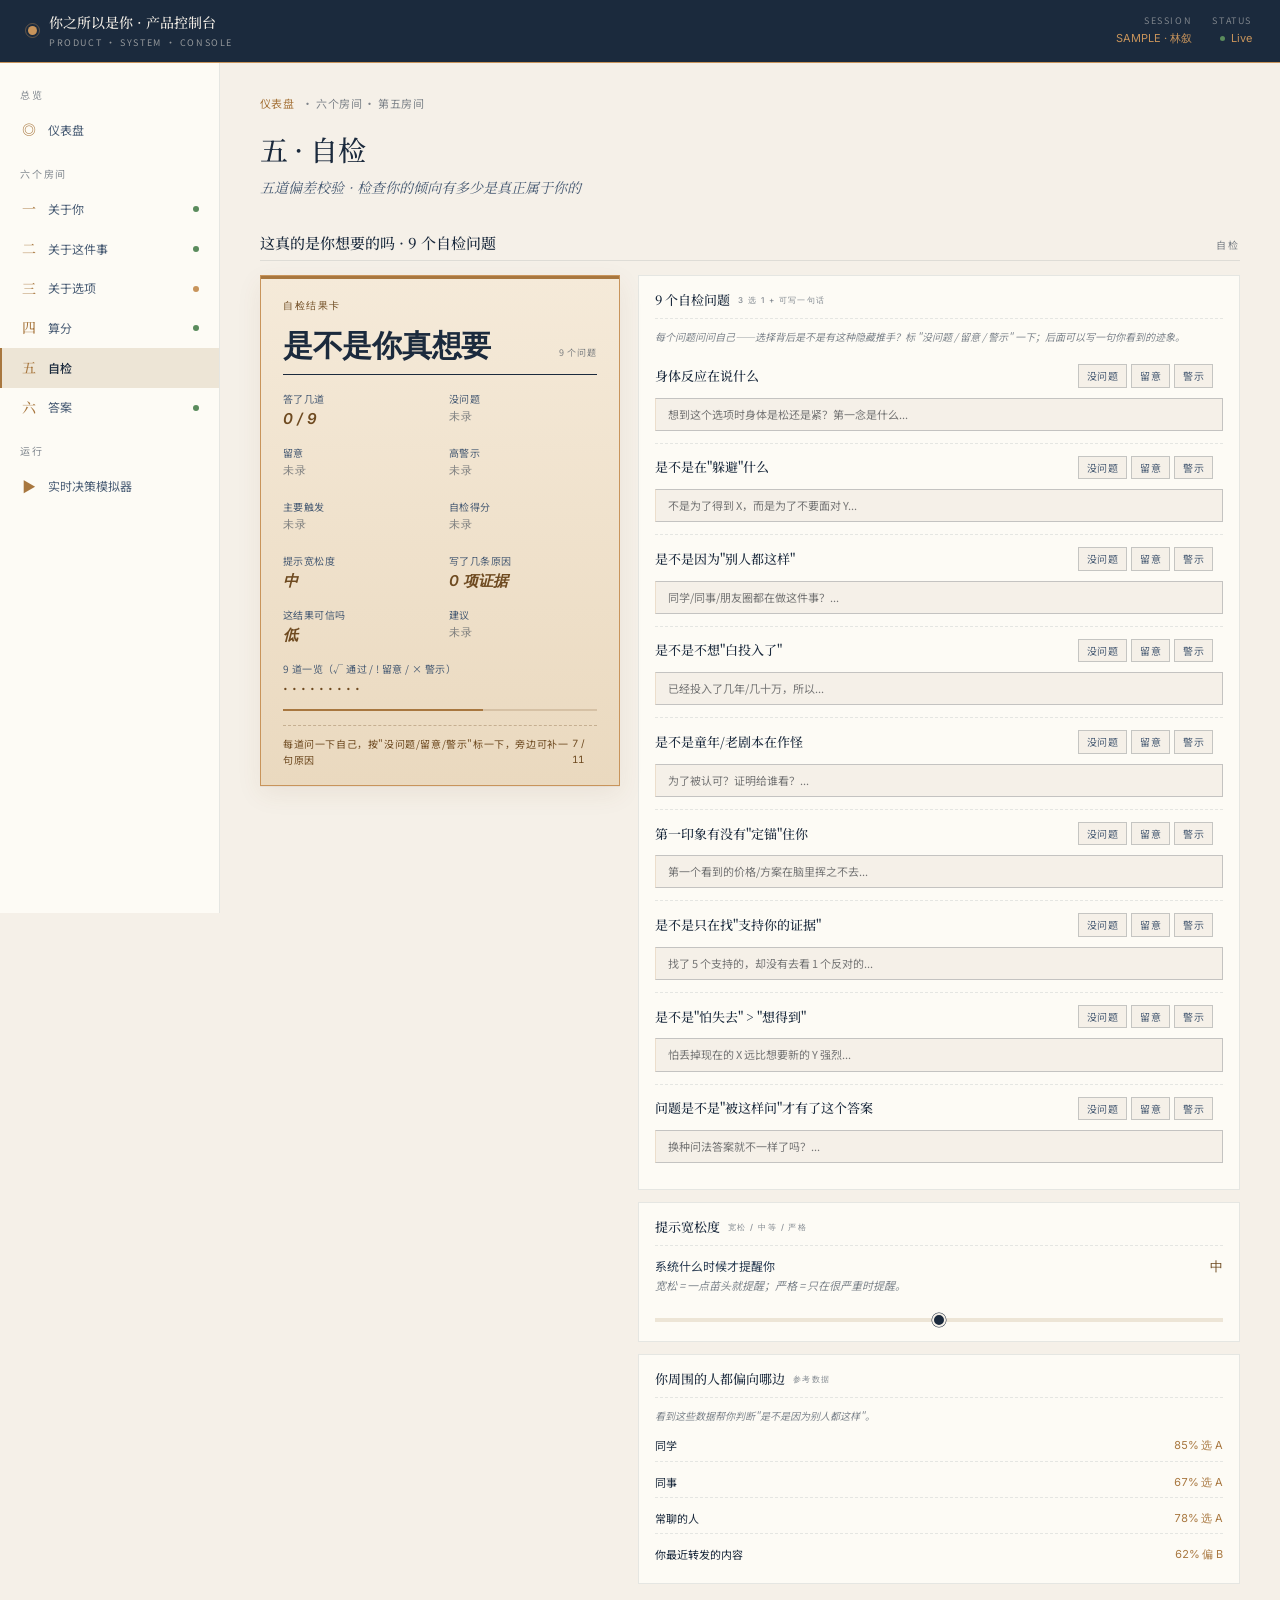
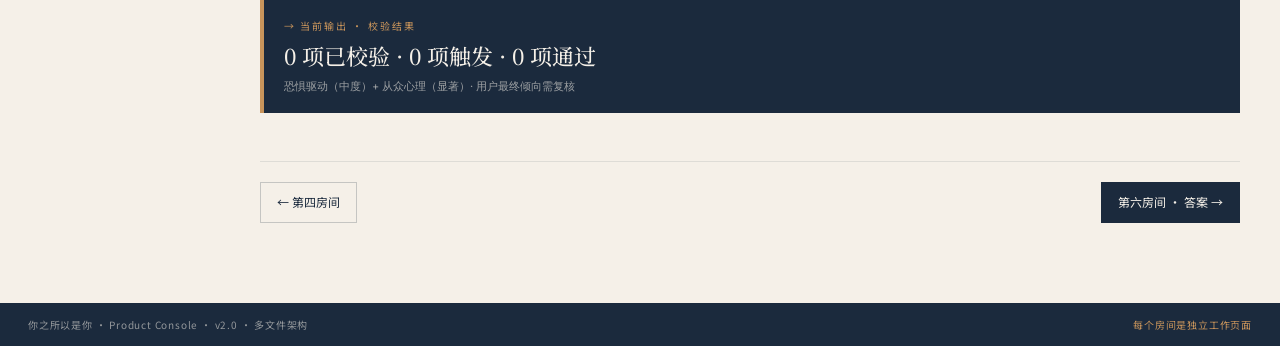
<file: room-5.html>
<!DOCTYPE html>
<html lang="zh-CN">
<head>
<meta charset="UTF-8">
<meta name="viewport" content="width=device-width, initial-scale=1.0">
<title>五 · 自检 · 你之所以是你</title>
<link rel="preconnect" href="https://fonts.googleapis.com">
<link rel="preconnect" href="https://fonts.gstatic.com" crossorigin>
<link href="https://fonts.googleapis.com/css2?family=Noto+Sans+SC:wght@300;400;500;700&family=Noto+Serif+SC:wght@400;500;600&family=Inter:wght@300;400;500;600;700&family=JetBrains+Mono:wght@400;500&display=swap" rel="stylesheet">
<link rel="stylesheet" href="style.css">
</head>
<body>

<header class="top">
  <div class="brand-block">
    <div class="brand-dot"></div>
    <div>
      <div class="brand-title">你之所以是你 · 产品控制台</div>
      <div class="brand-tag">Product · System · Console</div>
    </div>
  </div>
  <div class="session-meta">
    <div class="session-meta-item"><span class="session-meta-label">Session</span><span class="session-meta-value mono">SAMPLE · 林叙</span></div>
    <div class="session-meta-item"><span class="session-meta-label">Status</span><span class="session-meta-value live-pulse"><span class="pulse-dot"></span> Live</span></div>
  </div>
</header>

<div class="shell">
<aside class="nav">
  <div class="nav-section">总览</div>
  <a class="nav-item" href="index.html"><span class="nav-numeral serif">◎</span><span>仪表盘</span></a>
  <div class="nav-section">六个房间</div>
  <a class="nav-item" href="room-1.html"><span class="nav-numeral serif">一</span><span>关于你</span><span class="nav-status"></span></a>
  <a class="nav-item" href="room-2.html"><span class="nav-numeral serif">二</span><span>关于这件事</span><span class="nav-status"></span></a>
  <a class="nav-item" href="room-3.html"><span class="nav-numeral serif">三</span><span>关于选项</span><span class="nav-status amber"></span></a>
  <a class="nav-item" href="room-4.html"><span class="nav-numeral serif">四</span><span>算分</span><span class="nav-status"></span></a>
  <a class="nav-item" href="room-5.html"><span class="nav-numeral serif">五</span><span>自检</span><span class="nav-status"></span></a>
  <a class="nav-item" href="room-6.html"><span class="nav-numeral serif">六</span><span>答案</span><span class="nav-status"></span></a>
  <div class="nav-section">运行</div>
  <a class="nav-item" href="simulator.html"><span class="nav-numeral serif">▶</span><span>实时决策模拟器</span></a>
</aside>

<main class="content">

<div class="crumb"><a href="index.html">仪表盘</a> · 六个房间 · 第五房间</div>
<h1 class="page-title serif">五 · 自检</h1>
<p class="page-sub">五道偏差校验 · 检查你的倾向有多少是真正属于你的</p>

<div class="section-bar"><div class="section-title">这真的是你想要的吗 · 9 个自检问题</div><div class="section-meta">自检</div></div>

<div class="typo-layout" data-room-card="bias">

  <div class="typo-id-card">
    <div class="typo-id-label">自检结果卡</div>
    <div class="typo-id-name-row">
      <span class="typo-id-name" style="cursor:default;">是不是你真想要</span>
      <span class="typo-id-edit-hint">9 个问题</span>
    </div>
    <div class="typo-id-grid">
      <div class="typo-id-item" id="bias-rated"><div class="typo-id-item-label">答了几道</div><div class="typo-id-item-val pending">0 / 9</div></div>
      <div class="typo-id-item" id="bias-pass"><div class="typo-id-item-label">没问题</div><div class="typo-id-item-val pending">没填</div></div>
      <div class="typo-id-item" id="bias-warn"><div class="typo-id-item-label">留意</div><div class="typo-id-item-val pending">没填</div></div>
      <div class="typo-id-item" id="bias-alert"><div class="typo-id-item-label">高警示</div><div class="typo-id-item-val pending">没填</div></div>
      <div class="typo-id-item" id="bias-top"><div class="typo-id-item-label">主要触发</div><div class="typo-id-item-val pending">没填</div></div>
      <div class="typo-id-item" id="bias-score"><div class="typo-id-item-label">自检得分</div><div class="typo-id-item-val pending">没填</div></div>
      <div class="typo-id-item" id="bias-thresh"><div class="typo-id-item-label">提示宽松度</div><div class="typo-id-item-val pending">没填</div></div>
      <div class="typo-id-item" id="bias-evidence"><div class="typo-id-item-label">写了几条原因</div><div class="typo-id-item-val pending">没填</div></div>
      <div class="typo-id-item" id="bias-conf"><div class="typo-id-item-label">这结果可信吗</div><div class="typo-id-item-val pending">没填</div></div>
      <div class="typo-id-item" id="bias-recommend"><div class="typo-id-item-label">建议</div><div class="typo-id-item-val pending">没填</div></div>
      <div class="typo-id-item" id="bias-fingerprint" style="grid-column: 1 / -1;"><div class="typo-id-item-label">9 道一览（√ 通过 / ! 留意 / × 警示）</div><div class="typo-id-item-val pending mono" style="letter-spacing: 4px; font-style: normal;">·········</div></div>
    </div>
    <div class="typo-completion-bar"><div class="typo-completion-fill" id="bias-progress-fill" style="width: 0%;"></div></div>
    <div class="typo-id-footer">
      <span>每道问一下自己，按"没问题/留意/警示"标一下，旁边可补一句原因</span>
      <span class="num" id="bias-progress-val">0 / 11</span>
    </div>
  </div>

  <div class="typo-tests">

    <div class="typo-test">
      <div class="typo-test-head"><div><div class="typo-test-name">9 个自检问题 <span class="typo-test-tag">3 选 1 + 可写一句话</span></div></div></div>
      <div class="typo-test-hint">每个问题问问自己——选择背后是不是有这种隐藏推手？标 "没问题 / 留意 / 警示" 一下；后面可以写一句你看到的迹象。</div>

      <div class="bias-item">
        <div class="bias-head">
          <span class="bias-name">身体反应在说什么</span>
          <div class="bias-toggle-row" data-bias-state="bias-intuition-state">
            <span class="bias-state-chip" data-val="pass">没问题</span>
            <span class="bias-state-chip" data-val="warn">留意</span>
            <span class="bias-state-chip" data-val="alert">警示</span>
          </div>
        </div>
        <input type="text" class="bias-evidence text-input" data-text-key="bias-intuition-evidence" data-card="Bias" placeholder="想到这个选项时身体是松还是紧？第一念是什么...">
      </div>

      <div class="bias-item">
        <div class="bias-head">
          <span class="bias-name">是不是在"躲避"什么</span>
          <div class="bias-toggle-row" data-bias-state="bias-fear-state">
            <span class="bias-state-chip" data-val="pass">没问题</span>
            <span class="bias-state-chip" data-val="warn">留意</span>
            <span class="bias-state-chip" data-val="alert">警示</span>
          </div>
        </div>
        <input type="text" class="bias-evidence text-input" data-text-key="bias-fear-evidence" data-card="Bias" placeholder="不是为了得到 X，而是为了不要面对 Y...">
      </div>

      <div class="bias-item">
        <div class="bias-head">
          <span class="bias-name">是不是因为"别人都这样"</span>
          <div class="bias-toggle-row" data-bias-state="bias-conform-state">
            <span class="bias-state-chip" data-val="pass">没问题</span>
            <span class="bias-state-chip" data-val="warn">留意</span>
            <span class="bias-state-chip" data-val="alert">警示</span>
          </div>
        </div>
        <input type="text" class="bias-evidence text-input" data-text-key="bias-conform-evidence" data-card="Bias" placeholder="同学/同事/朋友圈都在做这件事？...">
      </div>

      <div class="bias-item">
        <div class="bias-head">
          <span class="bias-name">是不是不想"白投入了"</span>
          <div class="bias-toggle-row" data-bias-state="bias-sunk-state">
            <span class="bias-state-chip" data-val="pass">没问题</span>
            <span class="bias-state-chip" data-val="warn">留意</span>
            <span class="bias-state-chip" data-val="alert">警示</span>
          </div>
        </div>
        <input type="text" class="bias-evidence text-input" data-text-key="bias-sunk-evidence" data-card="Bias" placeholder="已经投入了几年/几十万，所以...">
      </div>

      <div class="bias-item">
        <div class="bias-head">
          <span class="bias-name">是不是童年/老剧本在作怪</span>
          <div class="bias-toggle-row" data-bias-state="bias-script-state">
            <span class="bias-state-chip" data-val="pass">没问题</span>
            <span class="bias-state-chip" data-val="warn">留意</span>
            <span class="bias-state-chip" data-val="alert">警示</span>
          </div>
        </div>
        <input type="text" class="bias-evidence text-input" data-text-key="bias-script-evidence" data-card="Bias" placeholder="为了被认可？证明给谁看？...">
      </div>

      <div class="bias-item">
        <div class="bias-head">
          <span class="bias-name">第一印象有没有"定锚"住你</span>
          <div class="bias-toggle-row" data-bias-state="bias-anchor-state">
            <span class="bias-state-chip" data-val="pass">没问题</span>
            <span class="bias-state-chip" data-val="warn">留意</span>
            <span class="bias-state-chip" data-val="alert">警示</span>
          </div>
        </div>
        <input type="text" class="bias-evidence text-input" data-text-key="bias-anchor-evidence" data-card="Bias" placeholder="第一个看到的价格/方案在脑里挥之不去...">
      </div>

      <div class="bias-item">
        <div class="bias-head">
          <span class="bias-name">是不是只在找"支持你的证据"</span>
          <div class="bias-toggle-row" data-bias-state="bias-confirm-state">
            <span class="bias-state-chip" data-val="pass">没问题</span>
            <span class="bias-state-chip" data-val="warn">留意</span>
            <span class="bias-state-chip" data-val="alert">警示</span>
          </div>
        </div>
        <input type="text" class="bias-evidence text-input" data-text-key="bias-confirm-evidence" data-card="Bias" placeholder="找了 5 个支持的，却没有去看 1 个反对的...">
      </div>

      <div class="bias-item">
        <div class="bias-head">
          <span class="bias-name">是不是"怕失去" &gt; "想得到"</span>
          <div class="bias-toggle-row" data-bias-state="bias-loss-state">
            <span class="bias-state-chip" data-val="pass">没问题</span>
            <span class="bias-state-chip" data-val="warn">留意</span>
            <span class="bias-state-chip" data-val="alert">警示</span>
          </div>
        </div>
        <input type="text" class="bias-evidence text-input" data-text-key="bias-loss-evidence" data-card="Bias" placeholder="怕丢掉现在的 X 远比想要新的 Y 强烈...">
      </div>

      <div class="bias-item">
        <div class="bias-head">
          <span class="bias-name">问题是不是"被这样问"才有了这个答案</span>
          <div class="bias-toggle-row" data-bias-state="bias-frame-state">
            <span class="bias-state-chip" data-val="pass">没问题</span>
            <span class="bias-state-chip" data-val="warn">留意</span>
            <span class="bias-state-chip" data-val="alert">警示</span>
          </div>
        </div>
        <input type="text" class="bias-evidence text-input" data-text-key="bias-frame-evidence" data-card="Bias" placeholder="换种问法答案就不一样了吗？...">
      </div>
    </div>

    <div class="typo-test">
      <div class="typo-test-head"><div><div class="typo-test-name">提示宽松度 <span class="typo-test-tag">宽松 / 中等 / 严格</span></div></div></div>
      <div class="param-row"><div><span class="param-label">系统什么时候才提醒你</span><div class="param-label-explanation">宽松 = 一点苗头就提醒；严格 = 只在很严重时提醒。</div></div><span class="param-val num" id="check-thresh-val">中</span></div>
      <input type="range" class="slider" min="1" max="3" value="2" step="1" data-target="check-thresh">
    </div>

    <div class="typo-test">
      <div class="typo-test-head"><div><div class="typo-test-name">你周围的人都偏向哪边 <span class="typo-test-tag">参考数据</span></div></div></div>
      <div class="typo-test-hint">看到这些数据帮你判断"是不是因为别人都这样"。</div>
      <div style="display: grid; gap: 6px;">
        <div style="display: flex; justify-content: space-between; padding: 6px 0; border-bottom: 0.5px dashed var(--line); font-size: 11px;"><span>同学</span><span class="num" style="color: var(--gold-deep);">85% 选 A</span></div>
        <div style="display: flex; justify-content: space-between; padding: 6px 0; border-bottom: 0.5px dashed var(--line); font-size: 11px;"><span>同事</span><span class="num" style="color: var(--gold-deep);">67% 选 A</span></div>
        <div style="display: flex; justify-content: space-between; padding: 6px 0; border-bottom: 0.5px dashed var(--line); font-size: 11px;"><span>常聊的人</span><span class="num" style="color: var(--gold-deep);">78% 选 A</span></div>
        <div style="display: flex; justify-content: space-between; padding: 6px 0; font-size: 11px;"><span>你最近转发的内容</span><span class="num" style="color: var(--gold-deep);">62% 偏 B</span></div>
      </div>
    </div>

  </div>
</div>

<div class="live-output-card">
  <div class="live-output-card-label">→ 当前输出 · 校验结果</div>
  <div class="live-output-value serif" id="r5-out">2 项偏差识别 · 3 项通过</div>
  <div class="live-output-conf" id="r5-conf">恐惧驱动（中度）+ 从众心理（显著）· 用户最终倾向需复核</div>
</div>

<div class="page-nav">
  <a class="page-nav-btn" href="room-4.html"><span>← 第四房间</span></a>
  <a class="page-nav-btn primary" href="room-6.html"><span>第六房间 · 答案 →</span></a>
</div>

</main>
</div>

<footer class="bot">
  <span>你之所以是你 · Product Console · v2.0 · 多文件架构</span>
  <span style="color: var(--gold);">每个房间是独立工作页面</span>
</footer>

<script src="app.js"></script>
</body>
</html>
</file>
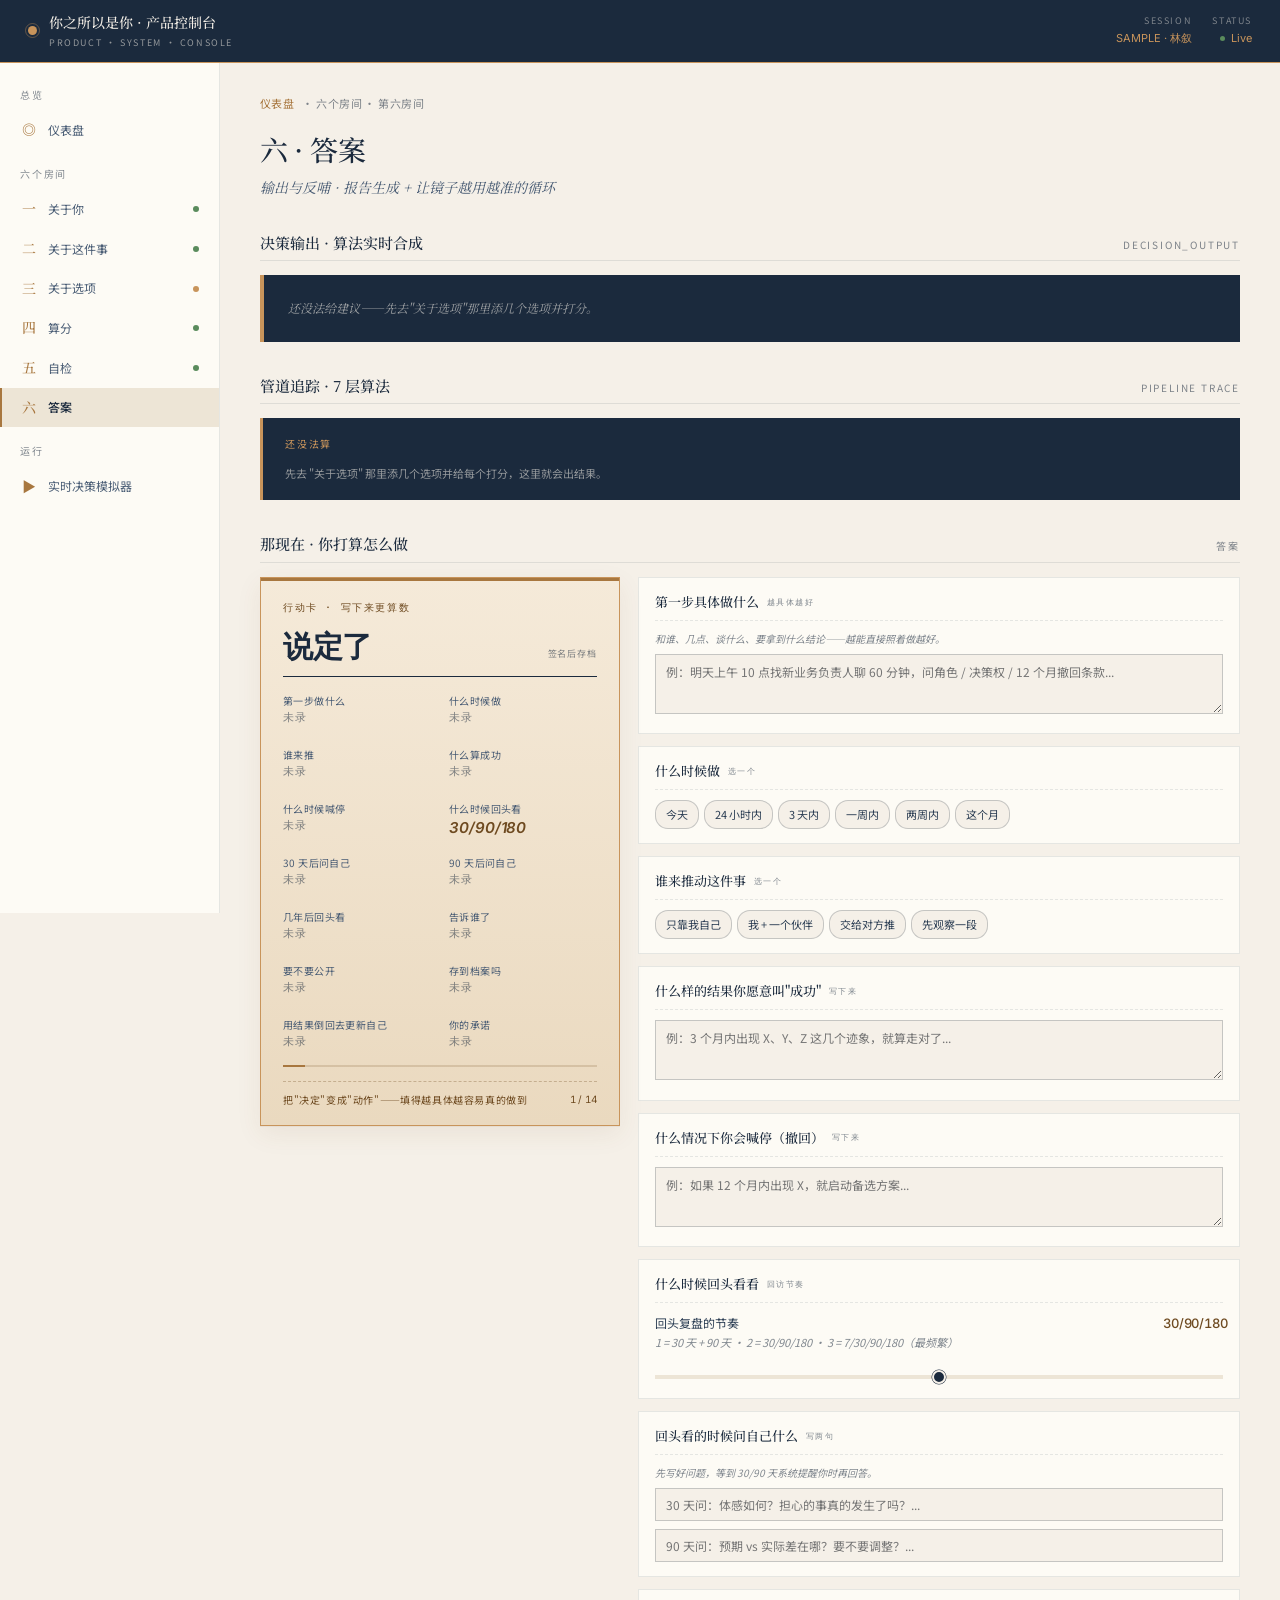
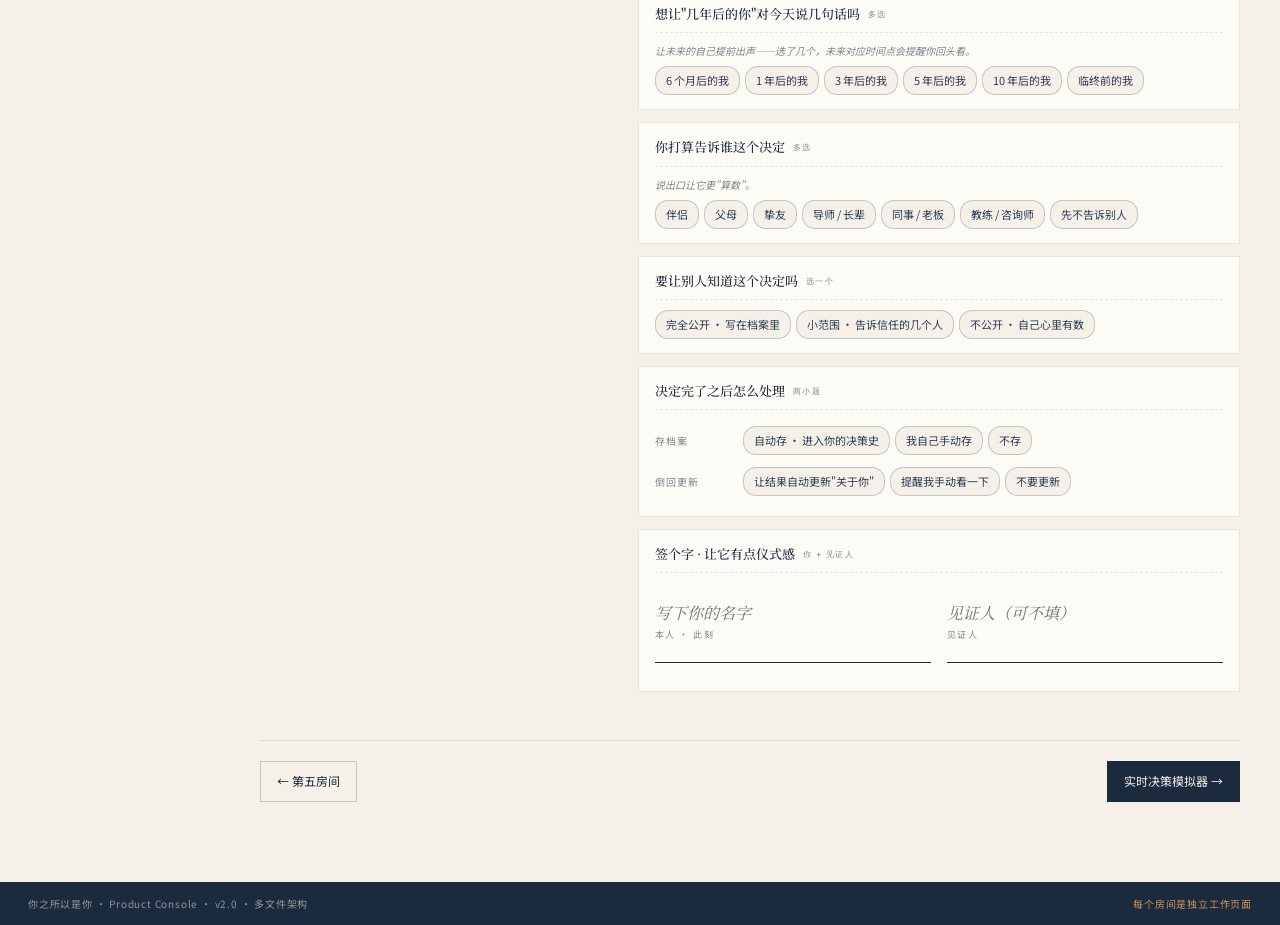
<file: room-6.html>
<!DOCTYPE html>
<html lang="zh-CN">
<head>
<meta charset="UTF-8">
<meta name="viewport" content="width=device-width, initial-scale=1.0">
<title>六 · 答案 · 你之所以是你</title>
<link rel="preconnect" href="https://fonts.googleapis.com">
<link rel="preconnect" href="https://fonts.gstatic.com" crossorigin>
<link href="https://fonts.googleapis.com/css2?family=Noto+Sans+SC:wght@300;400;500;700&family=Noto+Serif+SC:wght@400;500;600&family=Inter:wght@300;400;500;600;700&family=JetBrains+Mono:wght@400;500&display=swap" rel="stylesheet">
<link rel="stylesheet" href="style.css">
</head>
<body>

<header class="top">
  <div class="brand-block">
    <div class="brand-dot"></div>
    <div>
      <div class="brand-title">你之所以是你 · 产品控制台</div>
      <div class="brand-tag">Product · System · Console</div>
    </div>
  </div>
  <div class="session-meta">
    <div class="session-meta-item"><span class="session-meta-label">Session</span><span class="session-meta-value mono">SAMPLE · 林叙</span></div>
    <div class="session-meta-item"><span class="session-meta-label">Status</span><span class="session-meta-value live-pulse"><span class="pulse-dot"></span> Live</span></div>
  </div>
</header>

<div class="shell">
<aside class="nav">
  <div class="nav-section">总览</div>
  <a class="nav-item" href="index.html"><span class="nav-numeral serif">◎</span><span>仪表盘</span></a>
  <div class="nav-section">六个房间</div>
  <a class="nav-item" href="room-1.html"><span class="nav-numeral serif">一</span><span>关于你</span><span class="nav-status"></span></a>
  <a class="nav-item" href="room-2.html"><span class="nav-numeral serif">二</span><span>关于这件事</span><span class="nav-status"></span></a>
  <a class="nav-item" href="room-3.html"><span class="nav-numeral serif">三</span><span>关于选项</span><span class="nav-status amber"></span></a>
  <a class="nav-item" href="room-4.html"><span class="nav-numeral serif">四</span><span>算分</span><span class="nav-status"></span></a>
  <a class="nav-item" href="room-5.html"><span class="nav-numeral serif">五</span><span>自检</span><span class="nav-status"></span></a>
  <a class="nav-item" href="room-6.html"><span class="nav-numeral serif">六</span><span>答案</span><span class="nav-status"></span></a>
  <div class="nav-section">运行</div>
  <a class="nav-item" href="simulator.html"><span class="nav-numeral serif">▶</span><span>实时决策模拟器</span></a>
</aside>

<main class="content">

<div class="crumb"><a href="index.html">仪表盘</a> · 六个房间 · 第六房间</div>
<h1 class="page-title serif">六 · 答案</h1>
<p class="page-sub">输出与反哺 · 报告生成 + 让镜子越用越准的循环</p>

<div class="section-bar"><div class="section-title">决策输出 · 算法实时合成</div><div class="section-meta">DECISION_OUTPUT</div></div>
<div id="decision-banner-host"></div>

<div class="section-bar"><div class="section-title">管道追踪 · 7 层算法</div><div class="section-meta">PIPELINE TRACE</div></div>
<div id="pipe-trace-host"></div>

<div class="section-bar"><div class="section-title">那现在 · 你打算怎么做</div><div class="section-meta">答案</div></div>

<div class="typo-layout" data-room-card="act">

  <div class="typo-id-card">
    <div class="typo-id-label">行动卡 · 写下来更算数</div>
    <div class="typo-id-name-row">
      <span class="typo-id-name" style="cursor:default;">说定了</span>
      <span class="typo-id-edit-hint">签名后存档</span>
    </div>
    <div class="typo-id-grid">
      <div class="typo-id-item" id="act-step"><div class="typo-id-item-label">第一步做什么</div><div class="typo-id-item-val pending">没填</div></div>
      <div class="typo-id-item" id="act-when"><div class="typo-id-item-label">什么时候做</div><div class="typo-id-item-val pending">没填</div></div>
      <div class="typo-id-item" id="act-owner"><div class="typo-id-item-label">谁来推</div><div class="typo-id-item-val pending">没填</div></div>
      <div class="typo-id-item" id="act-success"><div class="typo-id-item-label">什么算成功</div><div class="typo-id-item-val pending">没填</div></div>
      <div class="typo-id-item" id="act-rollback"><div class="typo-id-item-label">什么时候喊停</div><div class="typo-id-item-val pending">没填</div></div>
      <div class="typo-id-item" id="act-callback"><div class="typo-id-item-label">什么时候回头看</div><div class="typo-id-item-val pending">没填</div></div>
      <div class="typo-id-item" id="act-30q"><div class="typo-id-item-label">30 天后问自己</div><div class="typo-id-item-val pending">没填</div></div>
      <div class="typo-id-item" id="act-90q"><div class="typo-id-item-label">90 天后问自己</div><div class="typo-id-item-val pending">没填</div></div>
      <div class="typo-id-item" id="act-snap"><div class="typo-id-item-label">几年后回头看</div><div class="typo-id-item-val pending">没填</div></div>
      <div class="typo-id-item" id="act-confidant"><div class="typo-id-item-label">告诉谁了</div><div class="typo-id-item-val pending">没填</div></div>
      <div class="typo-id-item" id="act-public"><div class="typo-id-item-label">要不要公开</div><div class="typo-id-item-val pending">没填</div></div>
      <div class="typo-id-item" id="act-archive"><div class="typo-id-item-label">存到档案吗</div><div class="typo-id-item-val pending">没填</div></div>
      <div class="typo-id-item" id="act-feedback"><div class="typo-id-item-label">用结果倒回去更新自己</div><div class="typo-id-item-val pending">没填</div></div>
      <div class="typo-id-item" id="act-sig"><div class="typo-id-item-label">你的承诺</div><div class="typo-id-item-val pending">未签</div></div>
    </div>
    <div class="typo-completion-bar"><div class="typo-completion-fill" id="act-progress-fill" style="width: 0%;"></div></div>
    <div class="typo-id-footer">
      <span>把"决定"变成"动作"——填得越具体越容易真的做到</span>
      <span class="num" id="act-progress-val">0 / 14</span>
    </div>
  </div>

  <div class="typo-tests">

    <div class="typo-test">
      <div class="typo-test-head"><div><div class="typo-test-name">第一步具体做什么 <span class="typo-test-tag">越具体越好</span></div></div></div>
      <div class="typo-test-hint">和谁、几点、谈什么、要拿到什么结论——越能直接照着做越好。</div>
      <textarea class="textarea-input serif" data-text-key="act-first-step" data-card="Act" placeholder="例：明天上午 10 点找新业务负责人聊 60 分钟，问角色 / 决策权 / 12 个月撤回条款..."></textarea>
    </div>

    <div class="typo-test">
      <div class="typo-test-head"><div><div class="typo-test-name">什么时候做 <span class="typo-test-tag">选一个</span></div></div></div>
      <div class="chip-row" data-pick-single="act-first-when">
        <div class="chip" data-val="今天">今天</div>
        <div class="chip" data-val="24h 内">24 小时内</div>
        <div class="chip" data-val="3 天内">3 天内</div>
        <div class="chip" data-val="7 天内">一周内</div>
        <div class="chip" data-val="14 天内">两周内</div>
        <div class="chip" data-val="本月">这个月</div>
      </div>
    </div>

    <div class="typo-test">
      <div class="typo-test-head"><div><div class="typo-test-name">谁来推动这件事 <span class="typo-test-tag">选一个</span></div></div></div>
      <div class="chip-row" data-pick-single="act-owner">
        <div class="chip" data-val="仅自己">只靠我自己</div>
        <div class="chip" data-val="自己 + 伙伴">我 + 一个伙伴</div>
        <div class="chip" data-val="授权对方">交给对方推</div>
        <div class="chip" data-val="先观察">先观察一段</div>
      </div>
    </div>

    <div class="typo-test">
      <div class="typo-test-head"><div><div class="typo-test-name">什么样的结果你愿意叫"成功" <span class="typo-test-tag">写下来</span></div></div></div>
      <textarea class="textarea-input" data-text-key="act-success" data-card="Act" placeholder="例：3 个月内出现 X、Y、Z 这几个迹象，就算走对了..."></textarea>
    </div>

    <div class="typo-test">
      <div class="typo-test-head"><div><div class="typo-test-name">什么情况下你会喊停（撤回） <span class="typo-test-tag">写下来</span></div></div></div>
      <textarea class="textarea-input" data-text-key="act-rollback" data-card="Act" placeholder="例：如果 12 个月内出现 X，就启动备选方案..."></textarea>
    </div>

    <div class="typo-test">
      <div class="typo-test-head"><div><div class="typo-test-name">什么时候回头看看 <span class="typo-test-tag">回访节奏</span></div></div></div>
      <div class="param-row"><div><span class="param-label">回头复盘的节奏</span><div class="param-label-explanation">1 = 30 天 + 90 天 · 2 = 30/90/180 · 3 = 7/30/90/180（最频繁）</div></div><span class="param-val num" id="callback-int-val">30/90/180</span></div>
      <input type="range" class="slider" min="1" max="3" value="2" step="1" data-target="callback-int">
    </div>

    <div class="typo-test">
      <div class="typo-test-head"><div><div class="typo-test-name">回头看的时候问自己什么 <span class="typo-test-tag">写两句</span></div></div></div>
      <div class="typo-test-hint">先写好问题，等到 30/90 天系统提醒你时再回答。</div>
      <input type="text" class="text-input" data-text-key="act-30q" data-card="Act" placeholder="30 天问：体感如何？担心的事真的发生了吗？..." style="margin-bottom: 8px;">
      <input type="text" class="text-input" data-text-key="act-90q" data-card="Act" placeholder="90 天问：预期 vs 实际差在哪？要不要调整？...">
    </div>

    <div class="typo-test">
      <div class="typo-test-head"><div><div class="typo-test-name">想让"几年后的你"对今天说几句话吗 <span class="typo-test-tag">多选</span></div></div></div>
      <div class="typo-test-hint">让未来的自己提前出声——选了几个，未来对应时间点会提醒你回头看。</div>
      <div class="chip-row" data-pick-multi="act-snap">
        <div class="chip" data-val="6 个月">6 个月后的我</div>
        <div class="chip" data-val="1 年">1 年后的我</div>
        <div class="chip" data-val="3 年">3 年后的我</div>
        <div class="chip" data-val="5 年">5 年后的我</div>
        <div class="chip" data-val="10 年">10 年后的我</div>
        <div class="chip" data-val="临终">临终前的我</div>
      </div>
    </div>

    <div class="typo-test">
      <div class="typo-test-head"><div><div class="typo-test-name">你打算告诉谁这个决定 <span class="typo-test-tag">多选</span></div></div></div>
      <div class="typo-test-hint">说出口让它更"算数"。</div>
      <div class="chip-row" data-pick-multi="act-confidant">
        <div class="chip" data-val="伴侣">伴侣</div>
        <div class="chip" data-val="父母">父母</div>
        <div class="chip" data-val="挚友">挚友</div>
        <div class="chip" data-val="导师">导师 / 长辈</div>
        <div class="chip" data-val="同事">同事 / 老板</div>
        <div class="chip" data-val="教练">教练 / 咨询师</div>
        <div class="chip" data-val="不告诉">先不告诉别人</div>
      </div>
    </div>

    <div class="typo-test">
      <div class="typo-test-head"><div><div class="typo-test-name">要让别人知道这个决定吗 <span class="typo-test-tag">选一个</span></div></div></div>
      <div class="chip-row" data-pick-single="act-public-commit">
        <div class="chip" data-val="完全公开">完全公开 · 写在档案里</div>
        <div class="chip" data-val="小范围">小范围 · 告诉信任的几个人</div>
        <div class="chip" data-val="不公开">不公开 · 自己心里有数</div>
      </div>
    </div>

    <div class="typo-test">
      <div class="typo-test-head"><div><div class="typo-test-name">决定完了之后怎么处理 <span class="typo-test-tag">两小题</span></div></div></div>
      <div class="sub-control"><span style="font-size:10px;letter-spacing:0.1em;color:var(--muted);width:80px;">存档案</span>
        <div class="chip-row" data-pick-single="act-archive">
          <div class="chip" data-val="自动">自动存 · 进入你的决策史</div>
          <div class="chip" data-val="手动">我自己手动存</div>
          <div class="chip" data-val="不归档">不存</div>
        </div>
      </div>
      <div class="sub-control"><span style="font-size:10px;letter-spacing:0.1em;color:var(--muted);width:80px;">倒回更新</span>
        <div class="chip-row" data-pick-single="act-feedback">
          <div class="chip" data-val="自动">让结果自动更新"关于你"</div>
          <div class="chip" data-val="提示">提醒我手动看一下</div>
          <div class="chip" data-val="关闭">不要更新</div>
        </div>
      </div>
    </div>

    <div class="typo-test">
      <div class="typo-test-head"><div><div class="typo-test-name">签个字 · 让它有点仪式感 <span class="typo-test-tag">你 + 见证人</span></div></div></div>
      <div class="sig-row">
        <div class="sig-block">
          <input type="text" class="sig-input" data-text-key="act-sig-self" data-card="Act" placeholder="写下你的名字">
          <span class="sig-label">本人 · 此刻</span>
        </div>
        <div class="sig-block">
          <input type="text" class="sig-input" data-text-key="act-sig-witness" data-card="Act" placeholder="见证人（可不填）">
          <span class="sig-label">见证人</span>
        </div>
      </div>
    </div>

  </div>
</div>

<div class="page-nav">
  <a class="page-nav-btn" href="room-5.html"><span>← 第五房间</span></a>
  <a class="page-nav-btn primary" href="simulator.html"><span>实时决策模拟器 →</span></a>
</div>

</main>
</div>

<footer class="bot">
  <span>你之所以是你 · Product Console · v2.0 · 多文件架构</span>
  <span style="color: var(--gold);">每个房间是独立工作页面</span>
</footer>

<script src="app.js"></script>
</body>
</html>
</file>
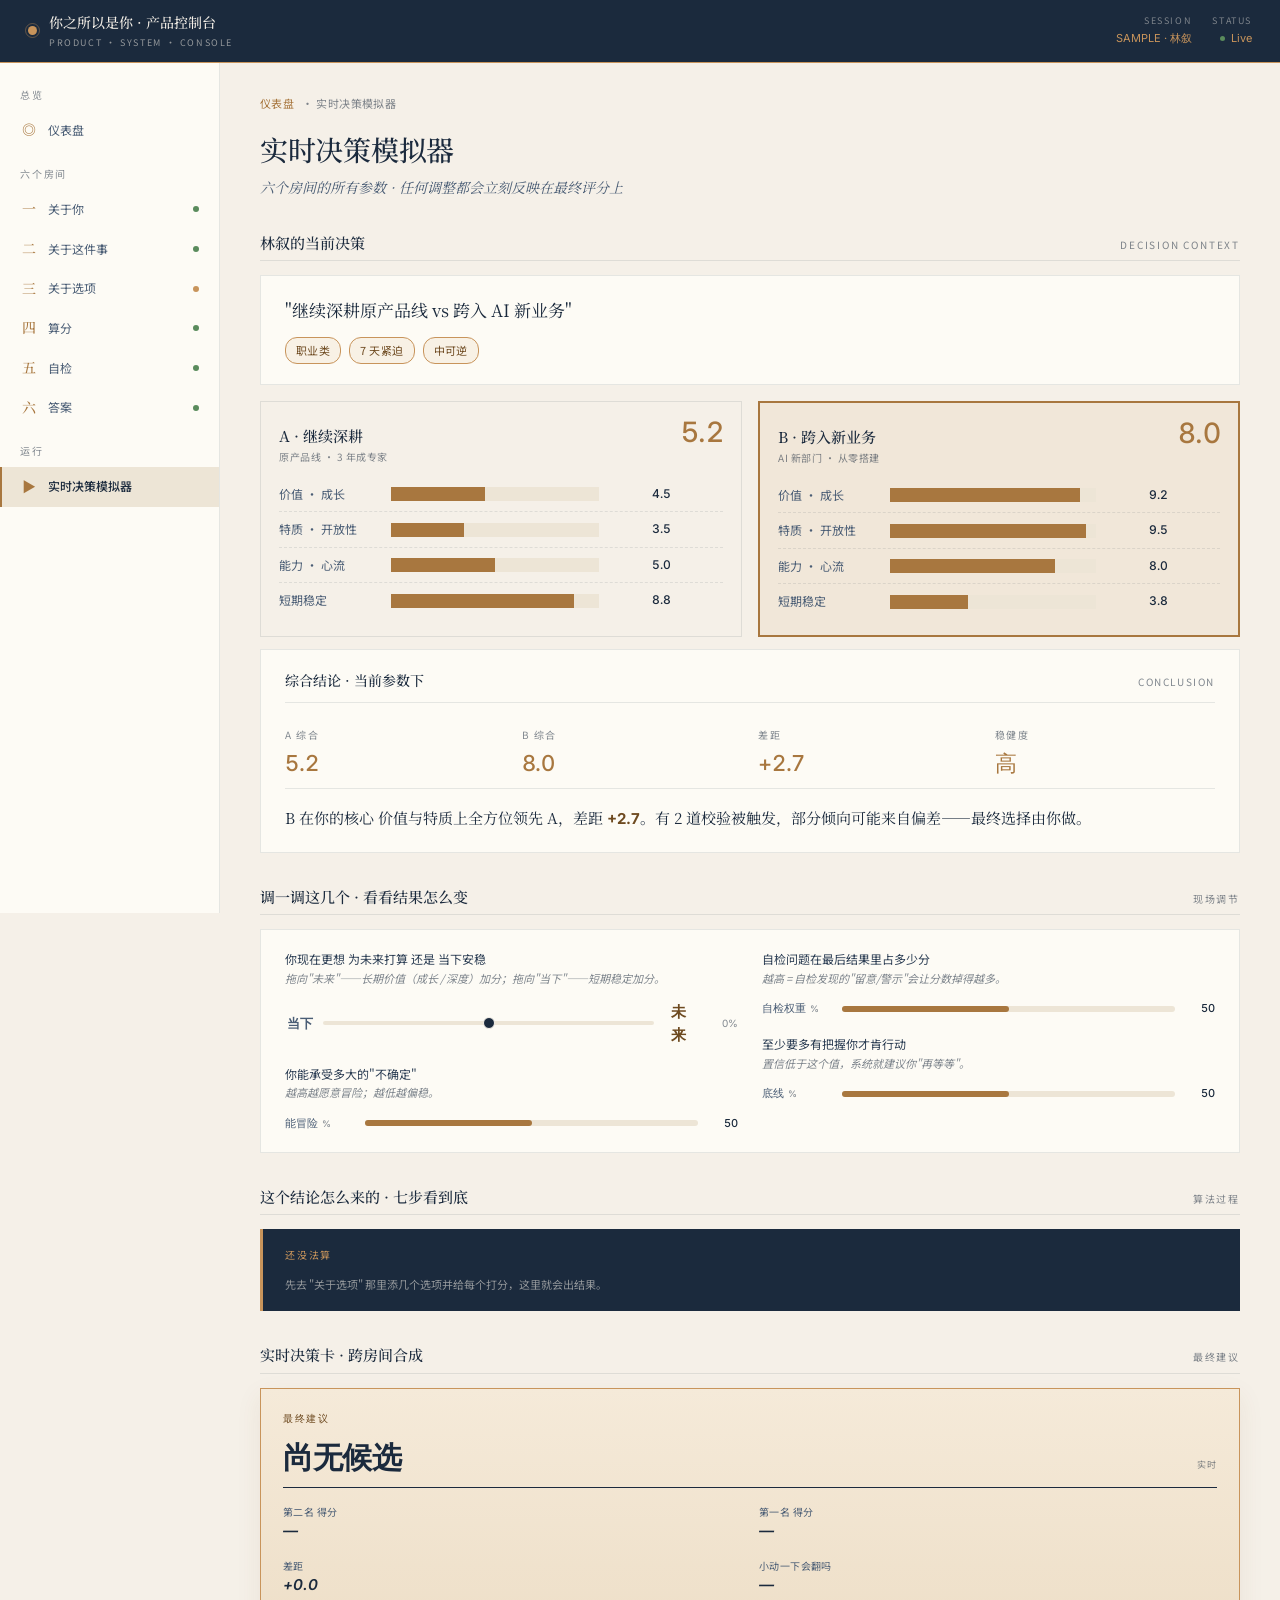
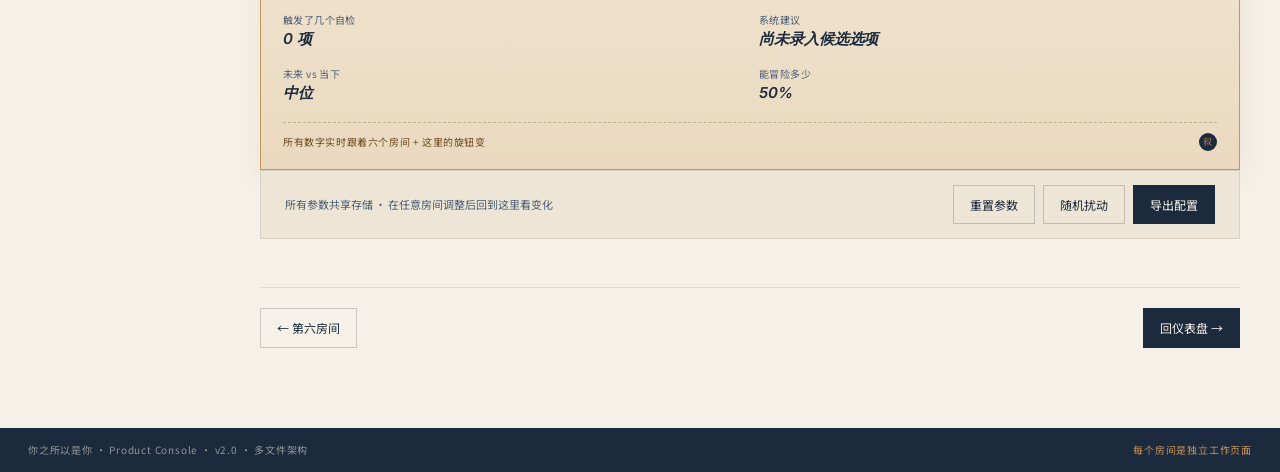
<file: simulator.html>
<!DOCTYPE html>
<html lang="zh-CN">
<head>
<meta charset="UTF-8">
<meta name="viewport" content="width=device-width, initial-scale=1.0">
<title>实时决策模拟器 · 你之所以是你</title>
<link rel="preconnect" href="https://fonts.googleapis.com">
<link rel="preconnect" href="https://fonts.gstatic.com" crossorigin>
<link href="https://fonts.googleapis.com/css2?family=Noto+Sans+SC:wght@300;400;500;700&family=Noto+Serif+SC:wght@400;500;600&family=Inter:wght@300;400;500;600;700&family=JetBrains+Mono:wght@400;500&display=swap" rel="stylesheet">
<link rel="stylesheet" href="style.css">
</head>
<body>

<header class="top">
  <div class="brand-block">
    <div class="brand-dot"></div>
    <div>
      <div class="brand-title">你之所以是你 · 产品控制台</div>
      <div class="brand-tag">Product · System · Console</div>
    </div>
  </div>
  <div class="session-meta">
    <div class="session-meta-item"><span class="session-meta-label">Session</span><span class="session-meta-value mono">SAMPLE · 林叙</span></div>
    <div class="session-meta-item"><span class="session-meta-label">Status</span><span class="session-meta-value live-pulse"><span class="pulse-dot"></span> Live</span></div>
  </div>
</header>

<div class="shell">
<aside class="nav">
  <div class="nav-section">总览</div>
  <a class="nav-item" href="index.html"><span class="nav-numeral serif">◎</span><span>仪表盘</span></a>
  <div class="nav-section">六个房间</div>
  <a class="nav-item" href="room-1.html"><span class="nav-numeral serif">一</span><span>关于你</span><span class="nav-status"></span></a>
  <a class="nav-item" href="room-2.html"><span class="nav-numeral serif">二</span><span>关于这件事</span><span class="nav-status"></span></a>
  <a class="nav-item" href="room-3.html"><span class="nav-numeral serif">三</span><span>关于选项</span><span class="nav-status amber"></span></a>
  <a class="nav-item" href="room-4.html"><span class="nav-numeral serif">四</span><span>算分</span><span class="nav-status"></span></a>
  <a class="nav-item" href="room-5.html"><span class="nav-numeral serif">五</span><span>自检</span><span class="nav-status"></span></a>
  <a class="nav-item" href="room-6.html"><span class="nav-numeral serif">六</span><span>答案</span><span class="nav-status"></span></a>
  <div class="nav-section">运行</div>
  <a class="nav-item" href="simulator.html"><span class="nav-numeral serif">▶</span><span>实时决策模拟器</span></a>
</aside>

<main class="content">

<div class="crumb"><a href="index.html">仪表盘</a> · 实时决策模拟器</div>
<h1 class="page-title serif">实时决策模拟器</h1>
<p class="page-sub">六个房间的所有参数 · 任何调整都会立刻反映在最终评分上</p>

<div class="section-bar"><div class="section-title">林叙的当前决策</div><div class="section-meta">DECISION CONTEXT</div></div>
<div class="card">
  <div style="font-family: 'Noto Serif SC', serif; font-size: 17px; line-height: 1.7;">
    "继续深耕原产品线 vs 跨入 AI 新业务"
  </div>
  <div style="margin-top: 12px; display: flex; gap: 8px; flex-wrap: wrap;">
    <span class="pill">职业类</span>
    <span class="pill">7 天紧迫</span>
    <span class="pill">中可逆</span>
  </div>
</div>

<div class="viz-grid">
  <div class="option-card" id="sim-opt-a">
    <div class="option-head-row">
      <div><div class="option-name">A · 继续深耕</div><div class="option-sub">原产品线 · 3 年成专家</div></div>
      <div class="option-score num" id="sim-score-a">5.9</div>
    </div>
    <div class="dim-chart-row"><span class="dim-chart-label">价值 · 成长</span><div class="dim-chart-bar-track"><div class="dim-chart-bar-fill" id="sim-bar-a-1" style="width: 45%;"></div></div><span class="dim-chart-val" id="sim-val-a-1">4.5</span><span></span></div>
    <div class="dim-chart-row"><span class="dim-chart-label">特质 · 开放性</span><div class="dim-chart-bar-track"><div class="dim-chart-bar-fill" id="sim-bar-a-2" style="width: 35%;"></div></div><span class="dim-chart-val" id="sim-val-a-2">3.5</span><span></span></div>
    <div class="dim-chart-row"><span class="dim-chart-label">能力 · 心流</span><div class="dim-chart-bar-track"><div class="dim-chart-bar-fill" id="sim-bar-a-3" style="width: 50%;"></div></div><span class="dim-chart-val" id="sim-val-a-3">5.0</span><span></span></div>
    <div class="dim-chart-row"><span class="dim-chart-label">短期稳定</span><div class="dim-chart-bar-track"><div class="dim-chart-bar-fill" id="sim-bar-a-4" style="width: 88%;"></div></div><span class="dim-chart-val" id="sim-val-a-4">8.8</span><span></span></div>
  </div>
  <div class="option-card winner" id="sim-opt-b">
    <div class="option-head-row">
      <div><div class="option-name">B · 跨入新业务</div><div class="option-sub">AI 新部门 · 从零搭建</div></div>
      <div class="option-score num" id="sim-score-b">8.3</div>
    </div>
    <div class="dim-chart-row"><span class="dim-chart-label">价值 · 成长</span><div class="dim-chart-bar-track"><div class="dim-chart-bar-fill" id="sim-bar-b-1" style="width: 92%;"></div></div><span class="dim-chart-val" id="sim-val-b-1">9.2</span><span></span></div>
    <div class="dim-chart-row"><span class="dim-chart-label">特质 · 开放性</span><div class="dim-chart-bar-track"><div class="dim-chart-bar-fill" id="sim-bar-b-2" style="width: 95%;"></div></div><span class="dim-chart-val" id="sim-val-b-2">9.5</span><span></span></div>
    <div class="dim-chart-row"><span class="dim-chart-label">能力 · 心流</span><div class="dim-chart-bar-track"><div class="dim-chart-bar-fill" id="sim-bar-b-3" style="width: 80%;"></div></div><span class="dim-chart-val" id="sim-val-b-3">8.0</span><span></span></div>
    <div class="dim-chart-row"><span class="dim-chart-label">短期稳定</span><div class="dim-chart-bar-track"><div class="dim-chart-bar-fill" id="sim-bar-b-4" style="width: 38%;"></div></div><span class="dim-chart-val" id="sim-val-b-4">3.8</span><span></span></div>
  </div>
</div>

<div class="card">
  <div class="card-head"><div class="card-title">综合结论 · 当前参数下</div><div class="card-meta">CONCLUSION</div></div>
  <div style="display: grid; grid-template-columns: repeat(4, 1fr); gap: 16px; padding: 8px 0; border-bottom: 0.5px solid var(--line); margin-bottom: 16px;">
    <div><div style="font-size: 10px; letter-spacing: 0.16em; color: var(--muted); text-transform: uppercase; margin-bottom: 4px;">A 综合</div><div class="num" style="font-size: 22px; color: var(--gold-deep); font-weight: 500;" id="sim-final-a">5.9</div></div>
    <div><div style="font-size: 10px; letter-spacing: 0.16em; color: var(--muted); text-transform: uppercase; margin-bottom: 4px;">B 综合</div><div class="num" style="font-size: 22px; color: var(--gold-deep); font-weight: 500;" id="sim-final-b">8.3</div></div>
    <div><div style="font-size: 10px; letter-spacing: 0.16em; color: var(--muted); text-transform: uppercase; margin-bottom: 4px;">差距</div><div class="num" style="font-size: 22px; color: var(--gold-deep); font-weight: 500;" id="sim-final-gap">+2.4</div></div>
    <div><div style="font-size: 10px; letter-spacing: 0.16em; color: var(--muted); text-transform: uppercase; margin-bottom: 4px;">稳健度</div><div class="num" style="font-size: 22px; color: var(--gold-deep); font-weight: 500;" id="sim-final-stab">高</div></div>
  </div>
  <div class="serif" style="font-size: 15px; line-height: 1.7; color: var(--ink);" id="sim-conclusion">
    B 在你的核心价值与特质上全方位领先 A，差距 <strong style="font-family: 'Inter', sans-serif; color: var(--gold-darkest);">+2.4</strong>。有 2 道校验被触发，部分倾向可能来自恐惧与从众——最终选择由你做。
  </div>
</div>

<div class="section-bar"><div class="section-title">调一调这几个 · 看看结果怎么变</div><div class="section-meta">现场调节</div></div>
<div class="card">
  <div class="param-grid">
    <div>
      <div class="param-row"><div><span class="param-label">你现在更想 为未来打算 还是 当下安稳</span><div class="param-label-explanation">拖向"未来"——长期价值（成长 / 深度）加分；拖向"当下"——短期稳定加分。</div></div></div>
      <div class="axis-block">
        <div class="axis-row" data-axis="sim-future-tilt">
          <span class="axis-letter left" data-side="L">当下</span>
          <div class="axis-track"><div class="axis-fill-l"></div><div class="axis-fill-r"></div><div class="axis-thumb"></div></div>
          <span class="axis-letter" data-side="R">未来</span>
          <span class="axis-pct">—</span>
        </div>
      </div>
      <div class="param-row" style="margin-top: 18px;"><div><span class="param-label">你能承受多大的"不确定"</span><div class="param-label-explanation">越高越愿意冒险；越低越偏稳。</div></div></div>
      <div class="quad-bars">
        <div class="quad-bar-row" data-quad="sim-risk-tolerance"><span class="quad-bar-label">能冒险<span class="quad-bar-label-zh">%</span></span><div class="quad-bar-track"><div class="quad-bar-fill"></div></div><span class="quad-bar-val">—</span></div>
      </div>
    </div>
    <div>
      <div class="param-row"><div><span class="param-label">自检问题在最后结果里占多少分</span><div class="param-label-explanation">越高 = 自检发现的"留意/警示"会让分数掉得越多。</div></div></div>
      <div class="quad-bars">
        <div class="quad-bar-row" data-quad="sim-noise-discount"><span class="quad-bar-label">自检权重<span class="quad-bar-label-zh">%</span></span><div class="quad-bar-track"><div class="quad-bar-fill"></div></div><span class="quad-bar-val">—</span></div>
      </div>
      <div class="param-row" style="margin-top: 18px;"><div><span class="param-label">至少要多有把握你才肯行动</span><div class="param-label-explanation">置信低于这个值，系统就建议你"再等等"。</div></div></div>
      <div class="quad-bars">
        <div class="quad-bar-row" data-quad="sim-conf-floor"><span class="quad-bar-label">底线<span class="quad-bar-label-zh">%</span></span><div class="quad-bar-track"><div class="quad-bar-fill"></div></div><span class="quad-bar-val">—</span></div>
      </div>
    </div>
  </div>
</div>

<div class="section-bar"><div class="section-title">这个结论怎么来的 · 七步看到底</div><div class="section-meta">算法过程</div></div>
<div id="pipe-trace-host"></div>

<div class="section-bar"><div class="section-title">实时决策卡 · 跨房间合成</div><div class="section-meta">最终建议</div></div>
<div class="typo-id-card" style="position: static;">
  <div class="typo-id-label">最终建议</div>
  <div class="typo-id-name-row">
    <span class="typo-id-name" style="cursor:default;" id="sim-card-winner">B · 跨入新业务</span>
    <span class="typo-id-edit-hint">实时</span>
  </div>
  <div class="typo-id-grid">
    <div class="typo-id-item"><div class="typo-id-item-label">第二名 得分</div><div class="typo-id-item-val" id="sim-card-a">—</div></div>
    <div class="typo-id-item"><div class="typo-id-item-label">第一名 得分</div><div class="typo-id-item-val" id="sim-card-b">—</div></div>
    <div class="typo-id-item"><div class="typo-id-item-label">差距</div><div class="typo-id-item-val" id="sim-card-gap">—</div></div>
    <div class="typo-id-item"><div class="typo-id-item-label">小动一下会翻吗</div><div class="typo-id-item-val" id="sim-card-stab">—</div></div>
    <div class="typo-id-item"><div class="typo-id-item-label">触发了几个自检</div><div class="typo-id-item-val" id="sim-card-bias">—</div></div>
    <div class="typo-id-item"><div class="typo-id-item-label">系统建议</div><div class="typo-id-item-val" id="sim-card-rec">—</div></div>
    <div class="typo-id-item"><div class="typo-id-item-label">未来 vs 当下</div><div class="typo-id-item-val" id="sim-card-tilt">—</div></div>
    <div class="typo-id-item"><div class="typo-id-item-label">能冒险多少</div><div class="typo-id-item-val" id="sim-card-risk">—</div></div>
  </div>
  <div class="typo-id-footer">
    <span>所有数字实时跟着六个房间 + 这里的旋钮变</span>
    <span class="typo-id-badge serif">叙</span>
  </div>
</div>

<div class="card" style="display: flex; justify-content: space-between; align-items: center; padding: 14px 24px; background: var(--cream-deep);">
  <div style="font-size: 11px; color: var(--ink-muted);">所有参数共享存储 · 在任意房间调整后回到这里看变化</div>
  <div style="display: flex; gap: 8px;">
    <button class="page-nav-btn" onclick="resetAll()">重置参数</button>
    <button class="page-nav-btn" onclick="randomize()">随机扰动</button>
    <button class="page-nav-btn primary" onclick="exportConfig()">导出配置</button>
  </div>
</div>

<div class="page-nav">
  <a class="page-nav-btn" href="room-6.html"><span>← 第六房间</span></a>
  <a class="page-nav-btn primary" href="index.html"><span>回仪表盘 →</span></a>
</div>

</main>
</div>

<footer class="bot">
  <span>你之所以是你 · Product Console · v2.0 · 多文件架构</span>
  <span style="color: var(--gold);">每个房间是独立工作页面</span>
</footer>

<script src="app.js"></script>
</body>
</html>
</file>
<file: style.css>
:root {
  --ink: #1B2A3D; --ink-soft: #2C3E54; --ink-muted: #4A5D75;
  --cream: #F5F0E8; --cream-deep: #EDE5D6; --paper: #FDFBF5;
  --gold: #C8945B; --gold-deep: #A8773F; --gold-darkest: #6E4A20;
  --gold-soft: rgba(200, 148, 91, 0.10); --gold-soft-2: rgba(200, 148, 91, 0.20);
  --line: rgba(27, 42, 61, 0.10); --line-strong: rgba(27, 42, 61, 0.22);
  --muted: rgba(27, 42, 61, 0.55);
  --green: #5A8B5C; --green-soft: rgba(90, 139, 92, 0.12);
  --amber: #C8945B; --amber-soft: rgba(200, 148, 91, 0.15);
  --red: #B85450; --red-soft: rgba(184, 84, 80, 0.10);
}

* { margin: 0; padding: 0; box-sizing: border-box; }
html, body {
  font-family: 'Noto Sans SC', -apple-system, 'PingFang SC', 'Microsoft YaHei', sans-serif;
  background: var(--cream); color: var(--ink);
  font-size: 13px; line-height: 1.55;
  -webkit-font-smoothing: antialiased;
}
.serif { font-family: 'Noto Serif SC', Georgia, serif; }
.num { font-family: 'Inter', sans-serif; font-variant-numeric: tabular-nums; letter-spacing: -0.01em; }
.mono { font-family: 'JetBrains Mono', monospace; font-variant-numeric: tabular-nums; }

header.top { background: var(--ink); color: var(--cream); padding: 12px 28px; display: flex; align-items: center; justify-content: space-between; border-bottom: 0.5px solid var(--gold); position: sticky; top: 0; z-index: 50; }
.brand-block { display: flex; align-items: center; gap: 12px; }
.brand-dot { width: 9px; height: 9px; border-radius: 50%; background: var(--gold); position: relative; }
.brand-dot::after { content: ''; position: absolute; inset: -3px; border: 0.5px solid var(--gold); border-radius: 50%; opacity: 0.4; }
.brand-title { font-family: 'Noto Serif SC', serif; font-size: 14px; font-weight: 500; }
.brand-tag { font-size: 9px; letter-spacing: 0.18em; color: rgba(245, 240, 232, 0.55); text-transform: uppercase; margin-top: 2px; }
.session-meta { display: flex; gap: 20px; font-size: 11px; }
.session-meta-item { display: flex; flex-direction: column; align-items: flex-end; }
.session-meta-label { color: rgba(245, 240, 232, 0.45); font-size: 9px; letter-spacing: 0.18em; text-transform: uppercase; margin-bottom: 2px; }
.session-meta-value { font-family: 'Inter', sans-serif; font-size: 11px; color: var(--gold); }
.live-pulse { display: inline-flex; align-items: center; gap: 6px; }
.pulse-dot { width: 5px; height: 5px; border-radius: 50%; background: var(--green); animation: pulse 2s ease-in-out infinite; }
@keyframes pulse { 0%, 100% { opacity: 1; } 50% { opacity: 0.4; } }

.shell { display: grid; grid-template-columns: 220px 1fr; min-height: calc(100vh - 50px); }
aside.nav { background: var(--paper); border-right: 0.5px solid var(--line); padding: 24px 0; position: sticky; top: 50px; height: calc(100vh - 50px); overflow-y: auto; }
.nav-section { font-size: 10px; letter-spacing: 0.18em; color: var(--muted); text-transform: uppercase; padding: 0 20px 8px; margin-top: 16px; }
.nav-section:first-child { margin-top: 0; }
.nav-item { display: flex; align-items: center; gap: 12px; padding: 9px 20px; cursor: pointer; border-left: 2px solid transparent; transition: all 0.15s; text-decoration: none; color: var(--ink-muted); font-size: 12px; }
.nav-item:hover { background: var(--cream); color: var(--ink); }
.nav-item.active { background: var(--cream-deep); border-left-color: var(--gold-deep); color: var(--ink); font-weight: 500; }
.nav-numeral { font-family: 'Noto Serif SC', serif; font-size: 14px; color: var(--gold-deep); min-width: 14px; text-align: center; font-weight: 500; }
.nav-status { margin-left: auto; width: 6px; height: 6px; border-radius: 50%; background: var(--green); }
.nav-status.amber { background: var(--amber); }

main.content { padding: 32px 40px 80px; max-width: 1100px; }
.crumb { display: flex; align-items: center; gap: 8px; font-size: 11px; color: var(--muted); margin-bottom: 16px; letter-spacing: 0.04em; }
.crumb a { color: var(--gold-deep); text-decoration: none; }
.crumb a:hover { text-decoration: underline; }

h1.page-title { font-family: 'Noto Serif SC', serif; font-size: 28px; font-weight: 500; margin-bottom: 6px; letter-spacing: -0.01em; }
.page-sub { font-family: 'Noto Serif SC', serif; font-style: italic; color: var(--ink-muted); margin-bottom: 32px; font-size: 14px; }

.section-bar { display: flex; align-items: baseline; justify-content: space-between; margin: 32px 0 14px; padding-bottom: 6px; border-bottom: 0.5px solid var(--line); }
.section-title { font-family: 'Noto Serif SC', serif; font-size: 15px; font-weight: 500; }
.section-meta { font-size: 10px; letter-spacing: 0.18em; color: var(--muted); text-transform: uppercase; }

.kpi-grid { display: grid; grid-template-columns: repeat(5, 1fr); gap: 1px; background: var(--line); border: 0.5px solid var(--line); margin-top: 8px; }
.kpi { background: var(--paper); padding: 16px 18px; }
.kpi-label { font-size: 10px; letter-spacing: 0.16em; color: var(--muted); text-transform: uppercase; margin-bottom: 8px; }
.kpi-value { font-family: 'Inter', sans-serif; font-size: 26px; font-weight: 500; letter-spacing: -0.02em; line-height: 1; margin-bottom: 6px; font-variant-numeric: tabular-nums; }
.kpi-value.gold { color: var(--gold-deep); }
.kpi-sub { font-size: 10px; color: var(--ink-muted); }
.kpi-bar { margin-top: 8px; height: 3px; background: var(--cream-deep); position: relative; overflow: hidden; }
.kpi-bar-fill { position: absolute; top: 0; left: 0; height: 100%; background: var(--gold-deep); transition: width 0.4s; }
.kpi-bar-fill.green { background: var(--green); }
.kpi-bar-fill.amber { background: var(--amber); }
.status-dots { display: inline-flex; gap: 3px; margin-top: 4px; }
.dot { width: 8px; height: 8px; border-radius: 50%; background: var(--cream-deep); }
.dot.on { background: var(--green); }
.dot.warn { background: var(--amber); }

.room-cards-grid { display: grid; grid-template-columns: repeat(3, 1fr); gap: 12px; margin-top: 8px; }
.room-nav-card { background: var(--paper); border: 0.5px solid var(--line); padding: 18px 18px 16px; cursor: pointer; transition: all 0.2s; text-decoration: none; color: var(--ink); display: block; }
.room-nav-card:hover { border-color: var(--gold-deep); background: var(--cream-deep); transform: translateY(-1px); }
.room-nav-head { display: flex; align-items: center; gap: 10px; margin-bottom: 10px; }
.room-nav-num { font-family: 'Noto Serif SC', serif; font-size: 22px; color: var(--gold-deep); font-weight: 500; line-height: 1; }
.room-nav-name { font-family: 'Noto Serif SC', serif; font-size: 16px; font-weight: 500; }
.room-nav-meta { font-size: 9px; letter-spacing: 0.16em; color: var(--muted); text-transform: uppercase; margin-top: 2px; }
.room-nav-status-row { display: flex; align-items: center; justify-content: space-between; font-size: 10px; letter-spacing: 0.05em; padding-top: 10px; border-top: 0.5px dashed var(--line); margin-top: 10px; }
.status-pill { display: inline-flex; align-items: center; gap: 5px; font-size: 9px; letter-spacing: 0.08em; padding: 3px 8px; background: var(--green-soft); color: var(--green); border-radius: 10px; text-transform: uppercase; font-weight: 500; }
.status-pill.amber { background: var(--amber-soft); color: var(--gold-darkest); }
.status-pill .dot-inline { width: 4px; height: 4px; border-radius: 50%; background: currentColor; }
.room-nav-mini-bar { display: flex; gap: 2px; margin-top: 8px; }
.room-nav-mini-bar span { height: 3px; flex: 1; background: var(--cream-deep); }
.room-nav-mini-bar span.on { background: var(--gold-deep); }

.card { background: var(--paper); border: 0.5px solid var(--line); padding: 20px 24px; margin-bottom: 16px; }
.card-head { display: flex; align-items: baseline; justify-content: space-between; margin-bottom: 16px; padding-bottom: 10px; border-bottom: 0.5px solid var(--line); }
.card-title { font-family: 'Noto Serif SC', serif; font-size: 14px; font-weight: 500; }
.card-meta { font-size: 10px; letter-spacing: 0.16em; color: var(--muted); text-transform: uppercase; }

.subsection-label { font-size: 10px; letter-spacing: 0.18em; color: var(--gold-deep); text-transform: uppercase; margin-bottom: 10px; display: flex; align-items: center; gap: 6px; }
.subsection-label::before { content: ''; width: 3px; height: 3px; background: var(--gold-deep); border-radius: 50%; }

.metric-row { display: grid; grid-template-columns: 130px 1fr 70px; gap: 12px; align-items: center; margin-bottom: 8px; font-size: 12px; }
.metric-label { color: var(--ink-muted); }
.metric-bar { height: 5px; background: var(--cream-deep); position: relative; overflow: hidden; }
.metric-bar-fill { position: absolute; top: 0; left: 0; height: 5px; background: var(--gold-deep); transition: width 0.3s; }
.metric-bar-fill.green { background: var(--green); }
.metric-bar-fill.amber { background: var(--amber); }
.metric-val { text-align: right; font-family: 'Inter', sans-serif; font-variant-numeric: tabular-nums; color: var(--ink); font-weight: 500; }

.param-grid { display: grid; grid-template-columns: 1fr 1fr; gap: 24px; }
.param-row { display: grid; grid-template-columns: 1fr 60px; gap: 12px; align-items: baseline; margin-bottom: 14px; }
.param-label { font-size: 12px; color: var(--ink-soft); display: flex; align-items: center; gap: 6px; }
.param-label-explanation { font-size: 11px; color: var(--muted); font-style: italic; margin-top: 2px; line-height: 1.4; }
.param-val { text-align: right; font-family: 'Inter', sans-serif; font-variant-numeric: tabular-nums; font-weight: 500; color: var(--gold-darkest); font-size: 13px; }
.slider { width: 100%; height: 4px; background: var(--cream-deep); outline: none; appearance: none; -webkit-appearance: none; cursor: pointer; margin-top: 6px; }
.slider::-webkit-slider-thumb { -webkit-appearance: none; appearance: none; width: 14px; height: 14px; background: var(--ink); border: 2px solid var(--cream); border-radius: 50%; cursor: grab; box-shadow: 0 0 0 0.5px var(--ink); }
.slider::-webkit-slider-thumb:active { background: var(--gold-deep); cursor: grabbing; }
.slider::-moz-range-thumb { width: 14px; height: 14px; background: var(--ink); border: 2px solid var(--cream); border-radius: 50%; cursor: grab; }

.toggle { position: relative; width: 32px; height: 18px; background: var(--cream-deep); border: 0.5px solid var(--line-strong); border-radius: 9px; cursor: pointer; transition: background 0.2s; flex-shrink: 0; }
.toggle::after { content: ''; position: absolute; top: 1px; left: 1px; width: 14px; height: 14px; background: var(--cream); border: 0.5px solid var(--line-strong); border-radius: 50%; transition: transform 0.2s; }
.toggle.on { background: var(--gold-deep); border-color: var(--gold-deep); }
.toggle.on::after { transform: translateX(13px); background: var(--cream); border-color: var(--gold-deep); }
.toggle-row { display: grid; grid-template-columns: 1fr auto; align-items: center; gap: 12px; padding: 10px 0; border-bottom: 0.5px dashed var(--line); font-size: 12px; }
.toggle-row:last-child { border: none; }

.live-output-card { background: var(--ink); color: var(--cream); padding: 18px 24px; margin: 16px 0 24px; position: relative; overflow: hidden; }
.live-output-card::before { content: ''; position: absolute; top: 0; left: 0; width: 4px; height: 100%; background: var(--gold); }
.live-output-card-label { font-size: 10px; letter-spacing: 0.2em; color: var(--gold); text-transform: uppercase; margin-bottom: 8px; }
.live-output-value { font-family: 'Noto Serif SC', serif; font-size: 22px; line-height: 1.4; font-weight: 500; margin-bottom: 6px; }
.live-output-conf { font-size: 11px; color: rgba(245, 240, 232, 0.6); font-family: 'Inter', sans-serif; }

.viz-card { background: var(--paper); border: 0.5px solid var(--line); padding: 24px; margin-bottom: 16px; }
.viz-grid { display: grid; grid-template-columns: 1fr 1fr; gap: 16px; }

.radar-svg { width: 100%; max-width: 320px; display: block; margin: 0 auto; }

.timeline { display: flex; gap: 4px; margin-top: 12px; }
.timeline-day { flex: 1; aspect-ratio: 1; background: var(--cream-deep); border: 0.5px solid var(--line); display: flex; align-items: center; justify-content: center; font-size: 11px; color: var(--muted); font-family: 'Inter', sans-serif; font-weight: 500; }
.timeline-day.flow { background: var(--gold-deep); color: var(--cream); }
.timeline-day.partial { background: var(--gold-soft-2); color: var(--gold-darkest); }

.value-list { display: flex; flex-direction: column; gap: 6px; }
.value-item { display: grid; grid-template-columns: 24px 1fr 50px; gap: 10px; align-items: center; padding: 8px 0; border-bottom: 0.5px dashed var(--line); font-size: 12px; }
.value-rank { font-family: 'Noto Serif SC', serif; font-size: 14px; color: var(--gold-deep); font-weight: 500; }
.value-name { font-family: 'Noto Serif SC', serif; font-size: 14px; font-weight: 500; }
.value-score { text-align: right; font-family: 'Inter', sans-serif; font-variant-numeric: tabular-nums; color: var(--ink-muted); font-size: 11px; }

.story-events { display: flex; flex-direction: column; gap: 12px; margin-top: 12px; }
.story-event { display: grid; grid-template-columns: 80px 1fr; gap: 16px; padding: 10px 0; border-bottom: 0.5px dashed var(--line); }
.story-event:last-child { border: none; }
.story-age { font-family: 'Inter', sans-serif; font-size: 14px; color: var(--gold-deep); font-weight: 500; }
.story-content { font-size: 12px; line-height: 1.6; color: var(--ink-soft); }
.story-content strong { font-family: 'Noto Serif SC', serif; color: var(--ink); font-weight: 500; }

.dim-chart-row { display: grid; grid-template-columns: 100px 1fr 60px 40px; gap: 12px; align-items: center; padding: 8px 0; border-bottom: 0.5px dashed var(--line); font-size: 12px; }
.dim-chart-row:last-child { border: none; }
.dim-chart-label { color: var(--ink-muted); }
.dim-chart-bar-track { position: relative; height: 14px; background: var(--cream-deep); }
.dim-chart-bar-fill { position: absolute; top: 0; left: 0; height: 14px; background: var(--gold-deep); transition: width 0.5s; }
.dim-chart-val { text-align: right; font-family: 'Inter', sans-serif; font-variant-numeric: tabular-nums; font-weight: 500; }

.pill { display: inline-flex; align-items: center; gap: 6px; padding: 4px 10px; background: var(--gold-soft); color: var(--gold-darkest); border: 0.5px solid var(--gold); border-radius: 12px; font-size: 11px; letter-spacing: 0.04em; }
.pill.green { background: var(--green-soft); color: var(--green); border-color: var(--green); }
.pill.red { background: var(--red-soft); color: var(--red); border-color: var(--red); }

.option-card { padding: 16px 18px; border: 0.5px solid var(--line); margin-bottom: 12px; background: var(--cream); }
.option-card.winner { border: 2px solid var(--gold-deep); background: var(--gold-soft); }
.option-head-row { display: flex; justify-content: space-between; align-items: baseline; margin-bottom: 12px; }
.option-name { font-family: 'Noto Serif SC', serif; font-size: 15px; font-weight: 500; }
.option-sub { font-size: 10px; color: var(--muted); margin-top: 2px; letter-spacing: 0.05em; }
.option-score { font-family: 'Inter', sans-serif; font-size: 28px; font-weight: 500; font-variant-numeric: tabular-nums; letter-spacing: -0.02em; color: var(--gold-deep); line-height: 1; }

.check-item { display: flex; gap: 12px; align-items: flex-start; padding: 12px 0; border-bottom: 0.5px dashed var(--line); }
.check-item:last-child { border: none; }
.check-icon { width: 18px; height: 18px; flex-shrink: 0; border-radius: 50%; display: flex; align-items: center; justify-content: center; font-family: 'Inter', sans-serif; font-size: 11px; font-weight: 500; }
.check-icon.ok { background: var(--green-soft); color: var(--green); }
.check-icon.warn { background: var(--amber-soft); color: var(--gold-darkest); }
.check-icon.off { background: var(--cream-deep); color: var(--muted); }
.check-content { flex: 1; }
.check-name { font-family: 'Noto Serif SC', serif; font-size: 13px; font-weight: 500; margin-bottom: 4px; }
.check-desc { font-size: 11px; color: var(--ink-muted); line-height: 1.6; }
.check-tag { font-size: 9px; letter-spacing: 0.1em; color: var(--muted); text-transform: uppercase; margin-top: 4px; }

.page-nav { display: flex; justify-content: space-between; margin-top: 48px; padding-top: 20px; border-top: 0.5px solid var(--line); }
.page-nav-btn { padding: 10px 16px; background: transparent; border: 0.5px solid var(--line-strong); font-size: 12px; cursor: pointer; text-decoration: none; color: var(--ink); display: inline-flex; align-items: center; gap: 8px; font-family: inherit; transition: background 0.15s; }
.page-nav-btn:hover { background: var(--paper); }
.page-nav-btn.primary { background: var(--ink); color: var(--cream); border-color: var(--ink); }

.dash-cta-row { display: grid; grid-template-columns: 2fr 1fr; gap: 16px; margin-top: 24px; }
.simulator-card-link { display: block; padding: 24px; background: var(--ink); color: var(--cream); text-decoration: none; cursor: pointer; position: relative; overflow: hidden; transition: transform 0.2s; }
.simulator-card-link:hover { transform: translateY(-2px); }
.simulator-card-link::before { content: ''; position: absolute; top: 0; left: 0; width: 100%; height: 2px; background: var(--gold); }
.sim-card-label { font-size: 10px; letter-spacing: 0.2em; color: var(--gold); margin-bottom: 12px; text-transform: uppercase; }
.sim-card-title { font-family: 'Noto Serif SC', serif; font-size: 24px; font-weight: 500; margin-bottom: 8px; line-height: 1.3; }
.sim-card-sub { font-size: 12px; color: rgba(245, 240, 232, 0.65); margin-bottom: 16px; }
.sim-card-quick { display: flex; gap: 16px; padding-top: 16px; border-top: 0.5px solid rgba(245, 240, 232, 0.15); font-size: 11px; }
.sim-card-quick-item { display: flex; flex-direction: column; gap: 2px; }
.sim-card-quick-label { font-size: 9px; letter-spacing: 0.18em; color: rgba(245, 240, 232, 0.45); text-transform: uppercase; }
.sim-card-quick-val { font-family: 'Inter', sans-serif; font-weight: 500; color: var(--gold); font-size: 16px; }

.health-card { padding: 20px; background: var(--paper); border: 0.5px solid var(--line); }
.health-row { display: flex; justify-content: space-between; padding: 6px 0; font-size: 11px; }
.health-row .lbl { color: var(--ink-muted); }
.health-row .val { font-family: 'Inter', sans-serif; font-weight: 500; font-variant-numeric: tabular-nums; }

.viz-vertical-bars { display: flex; align-items: flex-end; gap: 8px; height: 200px; padding: 16px 0; border-bottom: 0.5px solid var(--line); }
.viz-vbar { flex: 1; display: flex; flex-direction: column; align-items: center; justify-content: flex-end; height: 100%; gap: 4px; }
.viz-vbar-fill { width: 60%; max-width: 36px; background: var(--gold-deep); transition: height 0.5s; }
.viz-vbar-fill.muted { background: var(--cream-deep); }
.viz-vbar-label { font-size: 10px; color: var(--ink-muted); margin-top: 6px; text-align: center; font-family: 'Inter', sans-serif; }
.viz-vbar-val { font-size: 11px; font-family: 'Inter', sans-serif; font-weight: 500; color: var(--gold-darkest); }

.calc-display { background: var(--cream); border: 0.5px solid var(--line); padding: 18px 22px; margin: 16px 0; font-family: 'JetBrains Mono', monospace; font-size: 12px; line-height: 1.9; color: var(--ink-soft); }
.calc-display .key { color: var(--gold-deep); }
.calc-display .val { color: var(--ink); font-weight: 500; }
.calc-display .comment { color: var(--muted); font-style: italic; }

footer.bot { padding: 14px 28px; background: var(--ink); color: rgba(245, 240, 232, 0.55); display: flex; justify-content: space-between; align-items: center; font-size: 10px; letter-spacing: 0.08em; }

/* === TYPOLOGY ID CARD === */
.typo-layout { display: grid; grid-template-columns: 360px 1fr; gap: 18px; margin-top: 8px; align-items: start; }
.typo-id-card { background: linear-gradient(180deg, #F5EAD9 0%, #EAD9BF 100%); border: 0.5px solid var(--gold); padding: 22px 22px 18px; position: sticky; top: 70px; box-shadow: 0 1px 0 rgba(110,74,32,0.06), 0 8px 24px rgba(110,74,32,0.08); }
.typo-id-card::before { content: ''; position: absolute; top: 0; left: 0; right: 0; height: 3px; background: var(--gold-deep); }
.typo-id-label { font-family: 'JetBrains Mono', monospace; font-size: 10px; letter-spacing: 0.16em; color: var(--gold-darkest); margin-bottom: 8px; }
.typo-id-name-row { display: flex; align-items: baseline; gap: 8px; border-bottom: 1.5px solid var(--ink); padding-bottom: 6px; margin-bottom: 16px; }
.typo-id-name { font-family: 'Inter', sans-serif; font-weight: 600; font-size: 30px; color: var(--ink); background: transparent; border: none; outline: none; flex: 1; padding: 0; letter-spacing: -0.01em; }
.typo-id-name:focus { color: var(--gold-darkest); }
.typo-id-edit-hint { font-size: 9px; color: var(--muted); letter-spacing: 0.1em; text-transform: uppercase; }
.typo-id-grid { display: grid; grid-template-columns: 1fr 1fr; gap: 12px 18px; }
.typo-id-item { min-height: 42px; }
.typo-id-item-label { font-size: 10px; color: var(--ink-muted); letter-spacing: 0.04em; margin-bottom: 3px; font-family: 'Noto Sans SC', sans-serif; }
.typo-id-item-val { font-family: 'Inter', sans-serif; font-style: italic; font-weight: 600; font-size: 15px; color: var(--ink); letter-spacing: -0.005em; line-height: 1.15; }
.typo-id-item-val.pending { color: var(--muted); font-weight: 400; font-style: normal; font-size: 11px; letter-spacing: 0.05em; text-transform: uppercase; }
.typo-id-item.locked .typo-id-item-val { color: var(--gold-darkest); }
.typo-id-footer { display: flex; justify-content: space-between; align-items: center; margin-top: 14px; padding-top: 10px; border-top: 0.5px dashed rgba(110,74,32,0.3); font-size: 10px; color: var(--gold-darkest); letter-spacing: 0.06em; }
.typo-id-badge { width: 18px; height: 18px; border-radius: 50%; background: var(--ink); display: inline-flex; align-items: center; justify-content: center; color: var(--gold); font-size: 9px; font-family: 'Noto Serif SC', serif; }
.typo-completion-bar { height: 2px; background: rgba(110,74,32,0.18); margin-top: 6px; position: relative; overflow: hidden; }
.typo-completion-fill { position: absolute; left: 0; top: 0; height: 100%; background: var(--gold-deep); transition: width 0.4s; }

/* === TYPOLOGY TESTS PANEL === */
.typo-tests { display: grid; grid-template-columns: 1fr; gap: 12px; }
.typo-test { background: var(--paper); border: 0.5px solid var(--line); padding: 14px 16px; transition: border-color 0.15s; }
.typo-test.answered { border-color: rgba(168,119,63,0.45); }
.typo-test-head { display: flex; align-items: baseline; justify-content: space-between; margin-bottom: 10px; padding-bottom: 8px; border-bottom: 0.5px dashed var(--line); gap: 12px; }
.typo-test-name { font-family: 'Noto Serif SC', serif; font-size: 13px; font-weight: 500; display: flex; align-items: center; gap: 8px; }
.typo-test-tag { font-size: 8px; letter-spacing: 0.18em; color: var(--muted); text-transform: uppercase; font-family: 'Inter', sans-serif; }
.typo-test-result { font-family: 'Inter', sans-serif; font-style: italic; font-weight: 600; font-size: 13px; color: var(--gold-darkest); letter-spacing: -0.005em; }
.typo-test-result.empty { color: var(--muted); font-weight: 400; font-style: normal; font-size: 10px; letter-spacing: 0.1em; text-transform: uppercase; }
.typo-test-body { font-size: 11px; color: var(--ink-muted); }
.typo-test-hint { font-size: 10px; color: var(--muted); font-style: italic; margin-bottom: 8px; line-height: 1.5; }

/* chips */
.chip-row { display: flex; flex-wrap: wrap; gap: 5px; }
.chip { display: inline-flex; align-items: center; gap: 4px; padding: 5px 10px; background: var(--cream); border: 0.5px solid var(--line-strong); border-radius: 13px; font-size: 11px; cursor: pointer; transition: all 0.15s; color: var(--ink-soft); font-family: inherit; user-select: none; }
.chip:hover { background: var(--cream-deep); border-color: var(--gold); }
.chip.selected { background: var(--ink); color: var(--cream); border-color: var(--ink); }
.chip.selected.gold { background: var(--gold-deep); border-color: var(--gold-deep); }
.chip-num { font-family: 'Noto Serif SC', serif; font-size: 12px; color: var(--gold-deep); font-weight: 500; }
.chip.selected .chip-num { color: var(--gold); }

/* axis sliders */
.axis-block { display: flex; flex-direction: column; gap: 8px; }
.axis-row { display: grid; grid-template-columns: 28px 1fr 28px 36px; gap: 10px; align-items: center; }
.axis-letter { font-family: 'Inter', sans-serif; font-weight: 600; font-size: 13px; color: var(--ink-muted); text-align: center; transition: color 0.15s; }
.axis-letter.active { color: var(--gold-darkest); font-size: 15px; }
.axis-letter.left { text-align: right; }
.axis-track { position: relative; height: 4px; background: var(--cream-deep); border-radius: 2px; cursor: pointer; }
.axis-fill-l { position: absolute; right: 50%; top: 0; height: 100%; background: var(--gold-deep); border-radius: 2px 0 0 2px; transition: width 0.2s; }
.axis-fill-r { position: absolute; left: 50%; top: 0; height: 100%; background: var(--gold-deep); border-radius: 0 2px 2px 0; transition: width 0.2s; }
.axis-thumb { position: absolute; top: 50%; width: 12px; height: 12px; border-radius: 50%; background: var(--ink); border: 1.5px solid var(--cream); transform: translate(-50%, -50%); cursor: grab; z-index: 2; transition: background 0.15s; }
.axis-thumb:active { cursor: grabbing; background: var(--gold-deep); }
.axis-thumb::before { content: ''; position: absolute; inset: -8px; }
.axis-pct { font-size: 10px; color: var(--muted); text-align: right; font-family: 'Inter', sans-serif; }

/* 3x3 alignment grid (DnD) */
.align-grid { display: grid; grid-template-columns: repeat(3, 1fr); gap: 3px; max-width: 280px; }
.align-cell { padding: 8px 6px; background: var(--cream); border: 0.5px solid var(--line); cursor: pointer; text-align: center; font-size: 10px; line-height: 1.3; color: var(--ink-muted); transition: all 0.15s; min-height: 38px; display: flex; align-items: center; justify-content: center; }
.align-cell:hover { background: var(--cream-deep); }
.align-cell.selected { background: var(--ink); color: var(--cream); border-color: var(--ink); font-weight: 500; }
.align-cell-short { font-family: 'Noto Serif SC', serif; font-size: 11px; display: block; }

/* rank list (LVEF) */
.rank-list { display: flex; flex-direction: column; gap: 4px; }
.rank-item { display: grid; grid-template-columns: 22px 1fr 28px 28px; gap: 8px; align-items: center; padding: 7px 10px; background: var(--cream); border: 0.5px solid var(--line); font-size: 11px; }
.rank-item .rank-num { font-family: 'Noto Serif SC', serif; font-size: 13px; color: var(--gold-deep); font-weight: 500; }
.rank-item .rank-letter { font-family: 'Inter', sans-serif; font-weight: 600; color: var(--ink-soft); }
.rank-item .rank-label { font-size: 10px; color: var(--ink-muted); margin-left: 4px; }
.rank-btn { background: var(--cream-deep); border: 0.5px solid var(--line-strong); width: 22px; height: 22px; cursor: pointer; color: var(--ink-muted); font-family: inherit; font-size: 12px; line-height: 1; display: flex; align-items: center; justify-content: center; padding: 0; transition: all 0.15s; }
.rank-btn:hover { background: var(--ink); color: var(--cream); border-color: var(--ink); }
.rank-btn:disabled { opacity: 0.25; cursor: not-allowed; }

/* 6-axis radial select (Holland) */
.hex-rank { display: grid; grid-template-columns: repeat(3, 1fr); gap: 6px; }
.hex-cell { padding: 8px 6px; background: var(--cream); border: 0.5px solid var(--line); text-align: center; cursor: pointer; font-size: 10px; transition: all 0.15s; position: relative; }
.hex-cell:hover { background: var(--cream-deep); }
.hex-cell.rank-1 { background: var(--gold-deep); color: var(--cream); border-color: var(--gold-deep); }
.hex-cell.rank-2 { background: var(--gold-soft-2); border-color: var(--gold); color: var(--gold-darkest); }
.hex-letter { font-family: 'Inter', sans-serif; font-weight: 600; font-size: 13px; display: block; margin-bottom: 2px; }
.hex-rank-badge { position: absolute; top: 2px; right: 4px; font-size: 8px; font-family: 'Inter', sans-serif; opacity: 0.7; font-weight: 600; }

/* mini bar quad (DISC, Big Five, etc.) */
.quad-bars { display: flex; flex-direction: column; gap: 6px; }
.quad-bar-row { display: grid; grid-template-columns: 70px 1fr 30px; gap: 10px; align-items: center; font-size: 11px; }
.quad-bar-label { color: var(--ink-muted); font-family: 'Inter', sans-serif; font-weight: 500; }
.quad-bar-label-zh { color: var(--muted); font-size: 9px; margin-left: 4px; }
.quad-bar-track { height: 6px; background: var(--cream-deep); border-radius: 3px; cursor: pointer; position: relative; }
.quad-bar-fill { position: absolute; left: 0; top: 0; height: 100%; background: var(--gold-deep); border-radius: 3px; transition: width 0.2s; }
.quad-bar-fill.high { background: var(--gold-darkest); }
.quad-bar-val { text-align: right; font-family: 'Inter', sans-serif; font-variant-numeric: tabular-nums; font-weight: 500; color: var(--ink); font-size: 11px; }

/* enneagram extra controls */
.sub-control { display: grid; grid-template-columns: auto 1fr; gap: 8px; align-items: center; padding: 6px 0; font-size: 11px; color: var(--ink-muted); }

/* ID card actions */
.typo-card-actions { display: flex; gap: 8px; margin-top: 14px; }
.typo-card-btn { flex: 1; padding: 10px 12px; background: var(--cream); border: 0.5px solid var(--ink); font-size: 11px; cursor: pointer; font-family: inherit; color: var(--ink); transition: all 0.15s; text-align: center; letter-spacing: 0.04em; }
.typo-card-btn:hover { background: var(--ink); color: var(--cream); }
.typo-card-btn.primary { background: var(--ink); color: var(--cream); }
.typo-card-btn.primary:hover { background: var(--gold-darkest); border-color: var(--gold-darkest); }

/* === multi-select chips === */
.chip.multi.selected { background: var(--gold-deep); color: var(--cream); border-color: var(--gold-deep); }

/* === counter === */
.counter { display: inline-flex; align-items: center; gap: 0; background: var(--cream); border: 0.5px solid var(--line-strong); border-radius: 4px; overflow: hidden; }
.counter-btn { width: 26px; height: 26px; background: transparent; border: none; cursor: pointer; font-family: inherit; font-size: 14px; color: var(--ink); line-height: 1; transition: background 0.15s; padding: 0; }
.counter-btn:hover { background: var(--cream-deep); }
.counter-btn:disabled { color: var(--muted); cursor: not-allowed; }
.counter-val { min-width: 36px; text-align: center; font-family: 'Inter', sans-serif; font-weight: 500; font-size: 13px; font-variant-numeric: tabular-nums; border-left: 0.5px solid var(--line); border-right: 0.5px solid var(--line); padding: 4px 0; background: var(--paper); }

/* === text input === */
.text-input { width: 100%; padding: 7px 10px; background: var(--cream); border: 0.5px solid var(--line-strong); font-family: inherit; font-size: 12px; color: var(--ink); outline: none; transition: border-color 0.15s; }
.text-input:focus { border-color: var(--gold-deep); background: var(--paper); }
.text-input.serif { font-family: 'Noto Serif SC', serif; font-size: 13px; }
.textarea-input { width: 100%; padding: 8px 10px; background: var(--cream); border: 0.5px solid var(--line-strong); font-family: inherit; font-size: 12px; color: var(--ink); outline: none; transition: border-color 0.15s; resize: vertical; min-height: 60px; line-height: 1.5; }
.textarea-input:focus { border-color: var(--gold-deep); background: var(--paper); }

/* === gauge/radial === */
.gauge { position: relative; width: 70px; height: 70px; }
.gauge svg { width: 100%; height: 100%; transform: rotate(-90deg); }
.gauge-track { stroke: var(--cream-deep); fill: none; stroke-width: 6; }
.gauge-fill { stroke: var(--gold-deep); fill: none; stroke-width: 6; stroke-linecap: round; transition: stroke-dashoffset 0.4s; }
.gauge-val { position: absolute; inset: 0; display: flex; align-items: center; justify-content: center; font-family: 'Inter', sans-serif; font-weight: 600; font-size: 14px; color: var(--ink); }

/* === severity scale (low/med/high) === */
.severity-row { display: grid; grid-template-columns: 1fr auto; gap: 12px; align-items: center; padding: 8px 0; border-bottom: 0.5px dashed var(--line); font-size: 12px; }
.severity-row:last-child { border: none; }
.severity-label { color: var(--ink-soft); }
.severity-dots { display: inline-flex; gap: 2px; }
.severity-dot { width: 14px; height: 14px; border-radius: 50%; background: var(--cream-deep); border: 0.5px solid var(--line-strong); cursor: pointer; transition: all 0.15s; }
.severity-dot:hover { border-color: var(--gold); }
.severity-dot.on { background: var(--gold-deep); border-color: var(--gold-deep); }
.severity-dot.on.red { background: var(--red); border-color: var(--red); }

/* === option list (dynamic add/remove for room 3) === */
.opt-list { display: flex; flex-direction: column; gap: 8px; margin-top: 8px; }
.opt-item { display: grid; grid-template-columns: 22px 1fr auto auto; gap: 10px; align-items: center; padding: 8px 10px; background: var(--cream); border: 0.5px solid var(--line); }
.opt-item input { background: transparent; border: none; outline: none; font-family: inherit; font-size: 12px; color: var(--ink); width: 100%; padding: 2px 0; }
.opt-item input:focus { color: var(--gold-darkest); }
.opt-letter { font-family: 'Noto Serif SC', serif; font-size: 13px; color: var(--gold-deep); font-weight: 500; text-align: center; }
.opt-tag-toggle { display: inline-flex; padding: 3px 8px; background: var(--paper); border: 0.5px solid var(--line); font-size: 9px; letter-spacing: 0.08em; cursor: pointer; color: var(--ink-muted); transition: all 0.15s; }
.opt-tag-toggle.true { background: var(--green-soft); color: var(--green); border-color: var(--green); }
.opt-tag-toggle.fake { background: var(--red-soft); color: var(--red); border-color: var(--red); }
.opt-remove { background: transparent; border: none; cursor: pointer; color: var(--muted); font-size: 14px; line-height: 1; padding: 0 4px; transition: color 0.15s; }
.opt-remove:hover { color: var(--red); }
.opt-add { padding: 8px 12px; background: transparent; border: 0.5px dashed var(--line-strong); font-family: inherit; font-size: 11px; cursor: pointer; color: var(--ink-muted); width: 100%; transition: all 0.15s; }
.opt-add:hover { background: var(--cream-deep); color: var(--ink); border-style: solid; }

/* per-option 6-dim scoring strip */
.opt-scores { grid-column: 1 / -1; display: grid; grid-template-columns: repeat(6, 1fr); gap: 6px; margin-top: 8px; padding-top: 8px; border-top: 0.5px dashed var(--line); }
.opt-score { display: flex; flex-direction: column; align-items: center; gap: 2px; }
.opt-score-label { font-size: 9px; color: var(--muted); font-family: 'Inter', sans-serif; font-weight: 500; letter-spacing: 0.04em; }
.opt-score-bar { width: 100%; height: 14px; background: var(--cream-deep); position: relative; cursor: pointer; border: 0.5px solid var(--line); }
.opt-score-fill { position: absolute; left: 0; top: 0; height: 100%; background: var(--gold-deep); transition: width 0.2s; }
.opt-score-fill.high { background: var(--gold-darkest); }
.opt-score-val { font-size: 10px; font-family: 'Inter', sans-serif; font-weight: 500; color: var(--ink-soft); font-variant-numeric: tabular-nums; }

.opt-final { grid-column: 1 / -1; display: flex; justify-content: space-between; align-items: center; margin-top: 8px; padding-top: 6px; border-top: 0.5px dashed var(--line); font-size: 11px; color: var(--ink-muted); }
.opt-final-score { font-family: 'Inter', sans-serif; font-weight: 600; font-size: 16px; color: var(--gold-darkest); letter-spacing: -0.01em; }
.opt-final-score.winner { color: var(--green); }
.opt-final-rank { font-family: 'Noto Serif SC', serif; font-size: 11px; color: var(--gold-deep); }

/* PIPELINE TRACE === */
.pipe-trace { background: var(--ink); color: var(--cream); padding: 18px 22px; border-left: 3px solid var(--gold); margin-top: 8px; }
.pipe-trace-label { font-size: 10px; letter-spacing: 0.18em; color: var(--gold); text-transform: uppercase; margin-bottom: 14px; }
.pipe-stage { display: grid; grid-template-columns: 18px 76px 1fr 60px; gap: 10px; align-items: center; padding: 7px 0; border-bottom: 0.5px dashed rgba(245,240,232,0.10); font-family: 'JetBrains Mono', monospace; font-size: 11px; }
.pipe-stage:last-child { border: none; }
.pipe-stage-num { font-family: 'Noto Serif SC', serif; color: var(--gold); font-size: 13px; }
.pipe-stage-name { color: rgba(245,240,232,0.75); font-family: 'Noto Sans SC', sans-serif; font-size: 11px; }
.pipe-stage-detail { color: rgba(245,240,232,0.55); font-size: 10px; line-height: 1.5; word-break: break-all; }
.pipe-stage-out { font-family: 'Inter', sans-serif; font-weight: 600; color: var(--gold); text-align: right; font-size: 12px; font-variant-numeric: tabular-nums; }
.pipe-stage-out.dim { color: rgba(245,240,232,0.4); }

.pipe-formula { margin-top: 14px; padding-top: 12px; border-top: 0.5px solid rgba(245,240,232,0.18); font-family: 'JetBrains Mono', monospace; font-size: 10px; color: rgba(245,240,232,0.6); line-height: 1.7; word-break: break-word; }
.pipe-formula .k { color: var(--gold); }
.pipe-formula .v { color: var(--cream); font-weight: 600; }

.decision-banner { background: var(--ink); color: var(--cream); padding: 24px 28px; margin: 8px 0 16px; position: relative; overflow: hidden; }
.decision-banner::before { content: ''; position: absolute; left: 0; top: 0; bottom: 0; width: 4px; background: var(--gold); }
.decision-winner { font-family: 'Noto Serif SC', serif; font-size: 24px; font-weight: 500; line-height: 1.3; margin: 8px 0; }
.decision-winner .highlight { background: var(--gold-darkest); padding: 2px 12px; color: var(--gold); }
.decision-sub { font-size: 12px; color: rgba(245,240,232,0.6); font-family: 'Noto Serif SC', serif; font-style: italic; }
.decision-actions { display: flex; gap: 18px; margin-top: 16px; padding-top: 14px; border-top: 0.5px solid rgba(245,240,232,0.12); }
.decision-stat { display: flex; flex-direction: column; gap: 2px; }
.decision-stat-label { font-size: 9px; letter-spacing: 0.18em; color: rgba(245,240,232,0.45); text-transform: uppercase; }
.decision-stat-val { font-family: 'Inter', sans-serif; font-weight: 600; color: var(--gold); font-size: 16px; }
.decision-stat-val.green { color: #9ACB9C; }
.decision-stat-val.amber { color: #D8B58A; }
.decision-stat-val.red { color: #E29393; }

/* sensitivity flip indicator */
.flip-indicator { display: inline-flex; align-items: center; gap: 4px; padding: 2px 6px; background: var(--amber-soft); color: var(--gold-darkest); font-size: 9px; letter-spacing: 0.08em; border-radius: 8px; margin-left: 6px; }
.flip-indicator.stable { background: var(--green-soft); color: var(--green); }
.flip-indicator.unstable { background: var(--red-soft); color: var(--red); }

/* === date chip === */
.date-pill { display: inline-flex; align-items: center; gap: 6px; padding: 5px 10px; background: var(--cream); border: 0.5px solid var(--line-strong); border-radius: 13px; font-family: 'Inter', sans-serif; font-size: 11px; cursor: pointer; transition: all 0.15s; color: var(--ink); user-select: none; }
.date-pill:hover { background: var(--cream-deep); border-color: var(--gold); }
.date-pill.selected { background: var(--ink); color: var(--cream); border-color: var(--ink); }
.date-pill-icon { color: var(--gold); font-size: 9px; }

/* === bias check item with severity slider === */
.bias-item { padding: 12px 0; border-bottom: 0.5px dashed var(--line); }
.bias-item:last-child { border: none; }
.bias-head { display: grid; grid-template-columns: 1fr auto auto; gap: 10px; align-items: center; margin-bottom: 6px; }
.bias-name { font-family: 'Noto Serif SC', serif; font-size: 13px; font-weight: 500; }
.bias-toggle-row { display: flex; gap: 4px; }
.bias-state-chip { padding: 3px 8px; background: var(--cream); border: 0.5px solid var(--line-strong); font-size: 10px; cursor: pointer; color: var(--ink-muted); transition: all 0.15s; letter-spacing: 0.05em; }
.bias-state-chip:hover { background: var(--cream-deep); }
.bias-state-chip.pass { background: var(--green-soft); color: var(--green); border-color: var(--green); }
.bias-state-chip.warn { background: var(--amber-soft); color: var(--gold-darkest); border-color: var(--gold); }
.bias-state-chip.alert { background: var(--red-soft); color: var(--red); border-color: var(--red); }
.bias-evidence { font-size: 11px; color: var(--ink-muted); margin-top: 4px; line-height: 1.55; padding-left: 12px; border-left: 1.5px solid var(--gold-soft-2); }

/* === signature line === */
.sig-row { display: grid; grid-template-columns: 1fr 1fr; gap: 16px; padding: 14px 0; }
.sig-block { border-bottom: 1.5px solid var(--ink); padding-bottom: 4px; }
.sig-label { font-size: 9px; color: var(--muted); letter-spacing: 0.16em; text-transform: uppercase; margin-bottom: 16px; display: block; }
.sig-input { width: 100%; background: transparent; border: none; outline: none; font-family: 'Noto Serif SC', serif; font-size: 16px; color: var(--ink-soft); font-style: italic; padding: 4px 0; }

/* === stepper (room 6 callback) === */
.stepper { display: flex; align-items: center; gap: 0; }
.stepper-node { display: flex; flex-direction: column; align-items: center; gap: 6px; min-width: 64px; cursor: pointer; transition: opacity 0.15s; }
.stepper-node.off { opacity: 0.3; }
.stepper-dot { width: 14px; height: 14px; border-radius: 50%; background: var(--cream-deep); border: 1.5px solid var(--line-strong); transition: all 0.15s; }
.stepper-node.on .stepper-dot { background: var(--gold-deep); border-color: var(--gold-deep); }
.stepper-label { font-size: 10px; color: var(--ink-muted); font-family: 'Inter', sans-serif; font-weight: 500; }
.stepper-conn { flex: 1; height: 1px; background: var(--line-strong); margin: 0 -2px; min-width: 20px; }

@media (max-width: 1100px) {
  .typo-layout { grid-template-columns: 1fr; }
  .typo-id-card { position: static; }
}

@media (max-width: 880px) {
  .shell { grid-template-columns: 1fr; }
  aside.nav { position: static; height: auto; padding: 12px 0; overflow-x: auto; }
  main.content { padding: 20px 16px 60px; }
  .kpi-grid { grid-template-columns: repeat(2, 1fr); }
  .room-cards-grid { grid-template-columns: 1fr; }
  .param-grid { grid-template-columns: 1fr; }
  .viz-grid { grid-template-columns: 1fr; }
  .dash-cta-row { grid-template-columns: 1fr; }
  .typo-id-grid { grid-template-columns: 1fr 1fr; }
}
</file>
